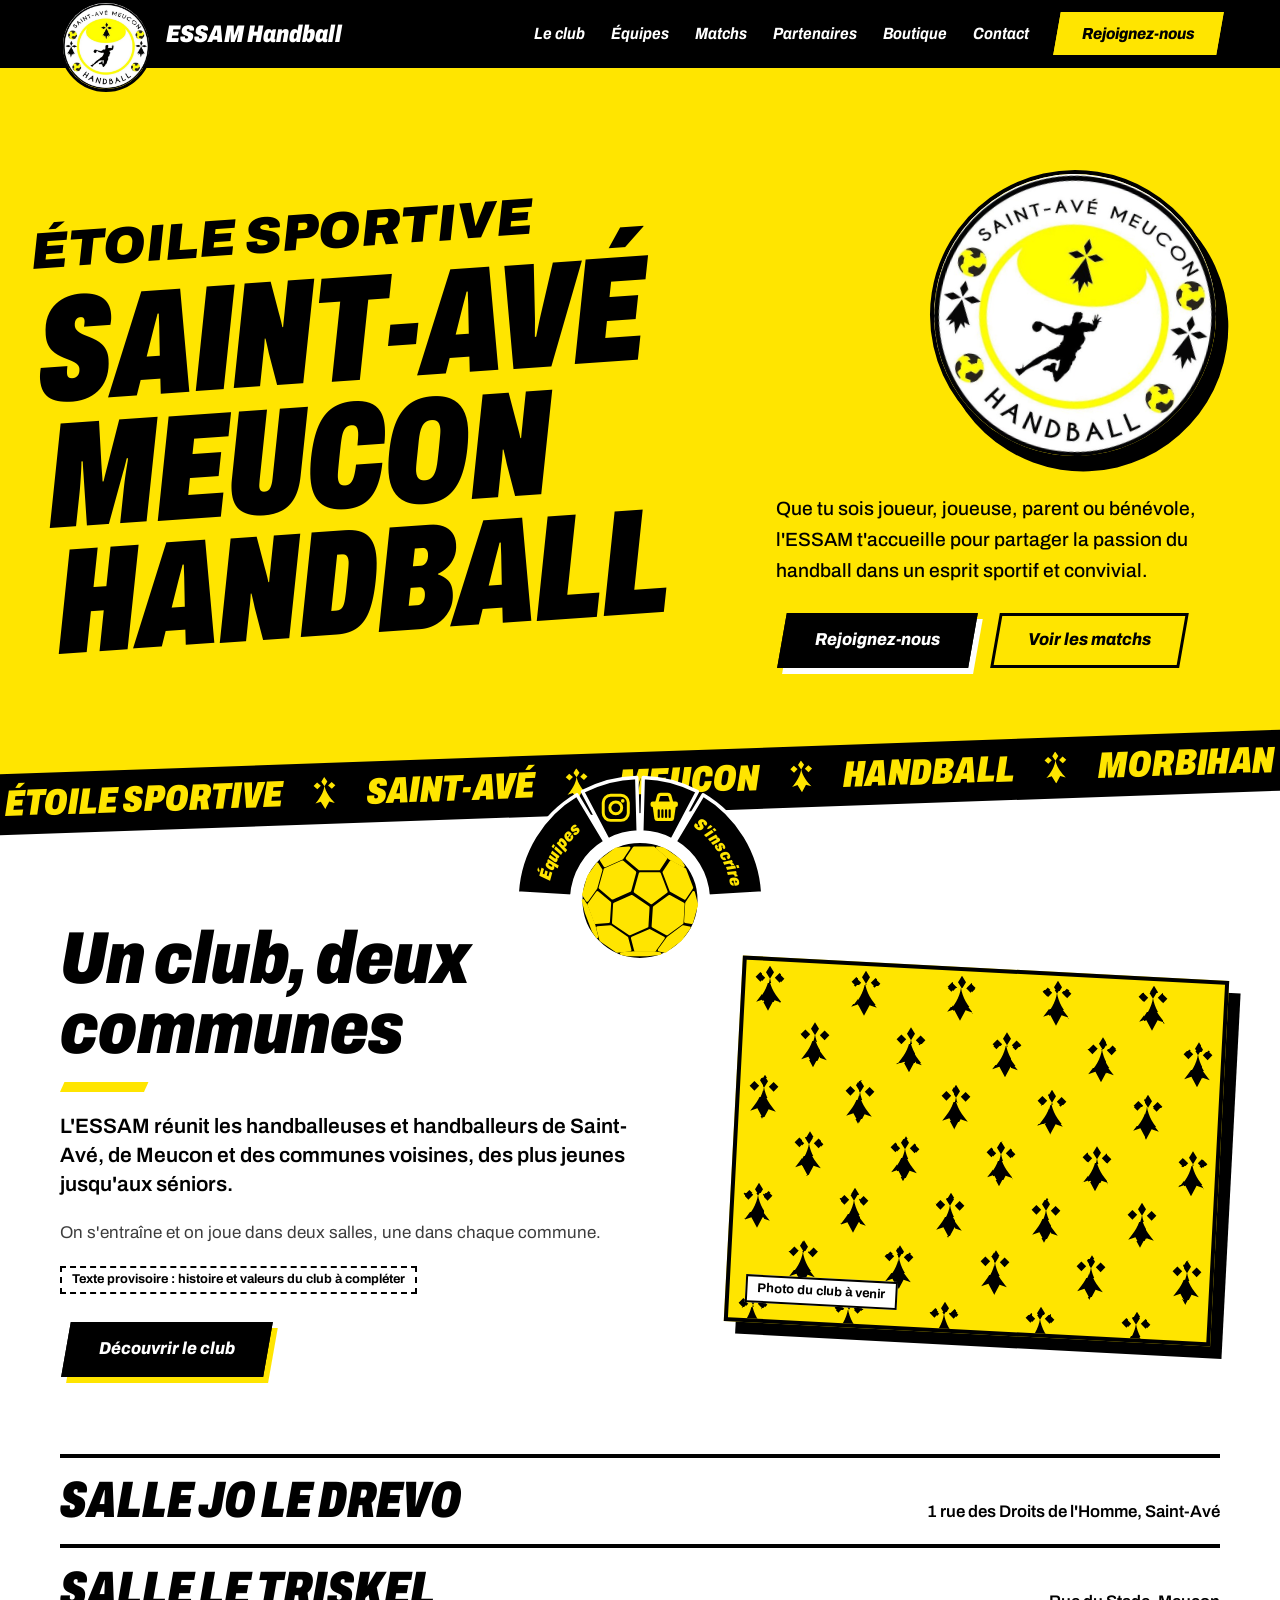
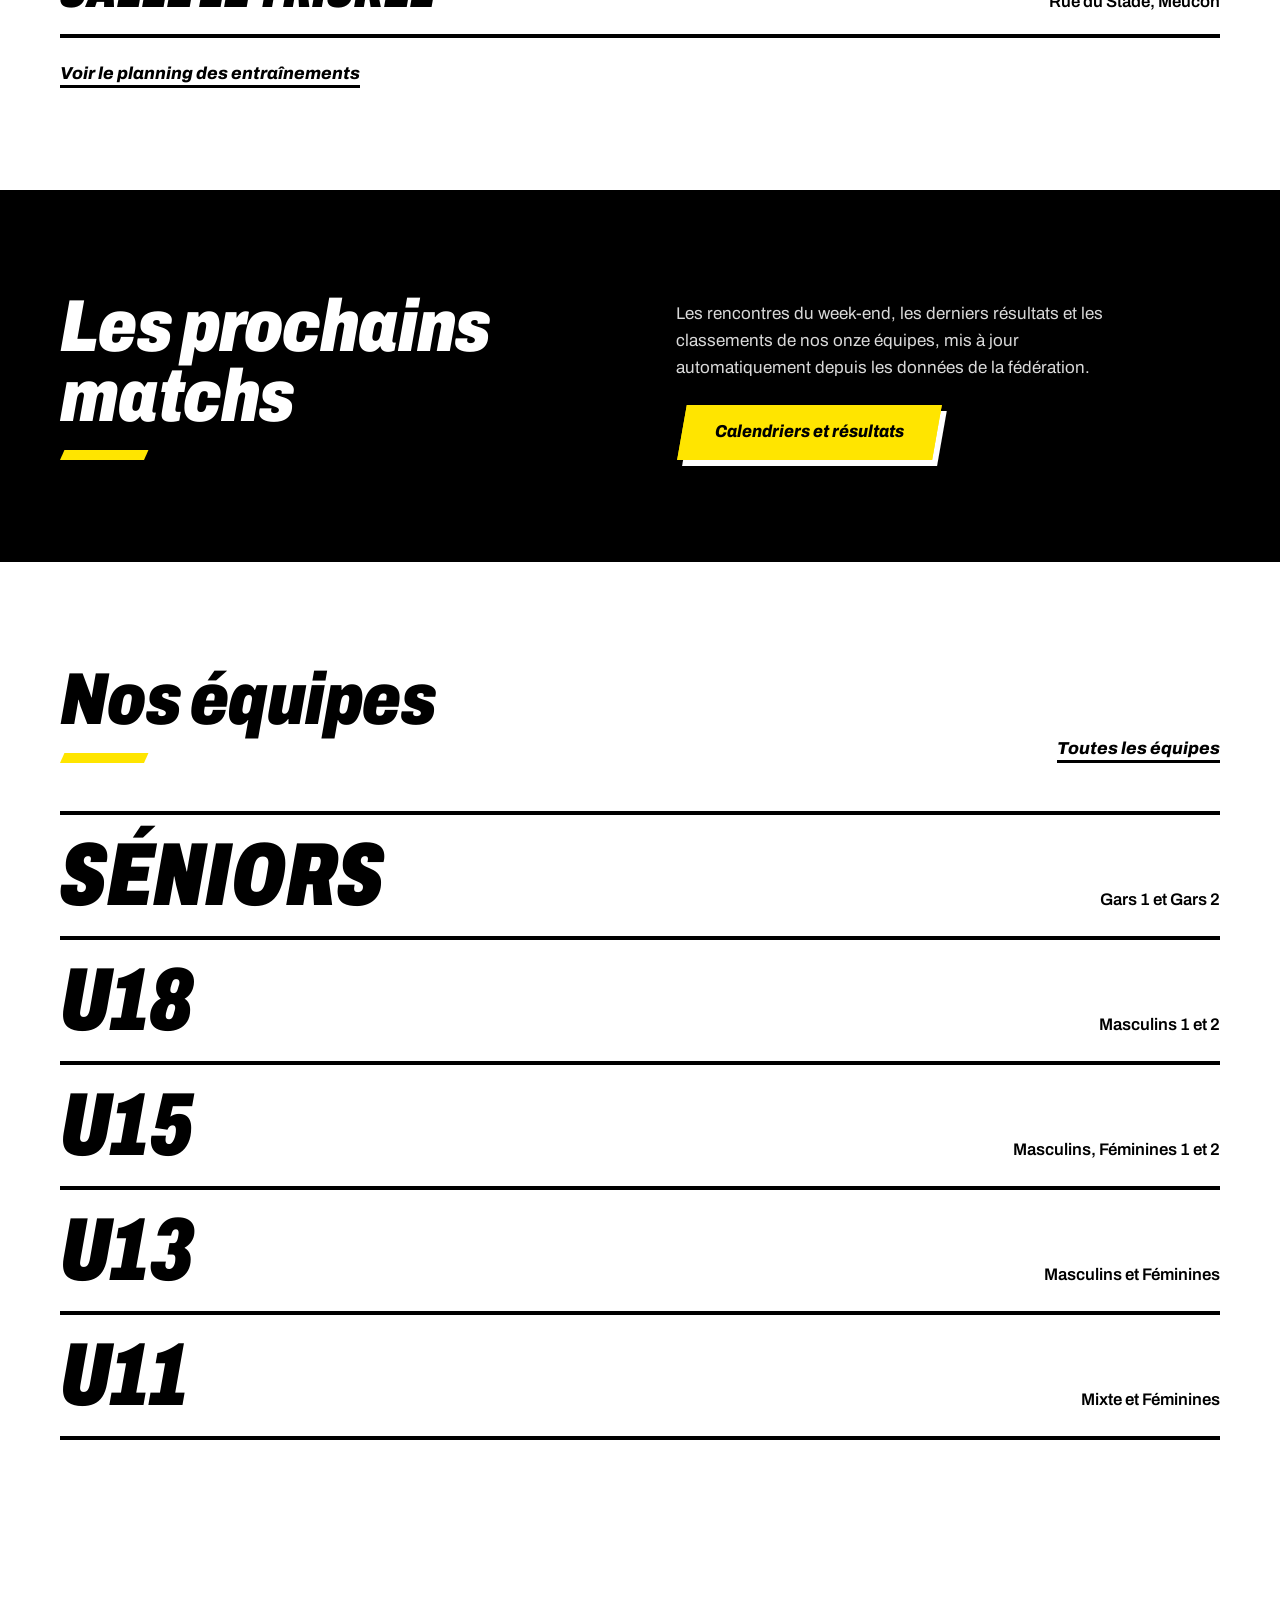
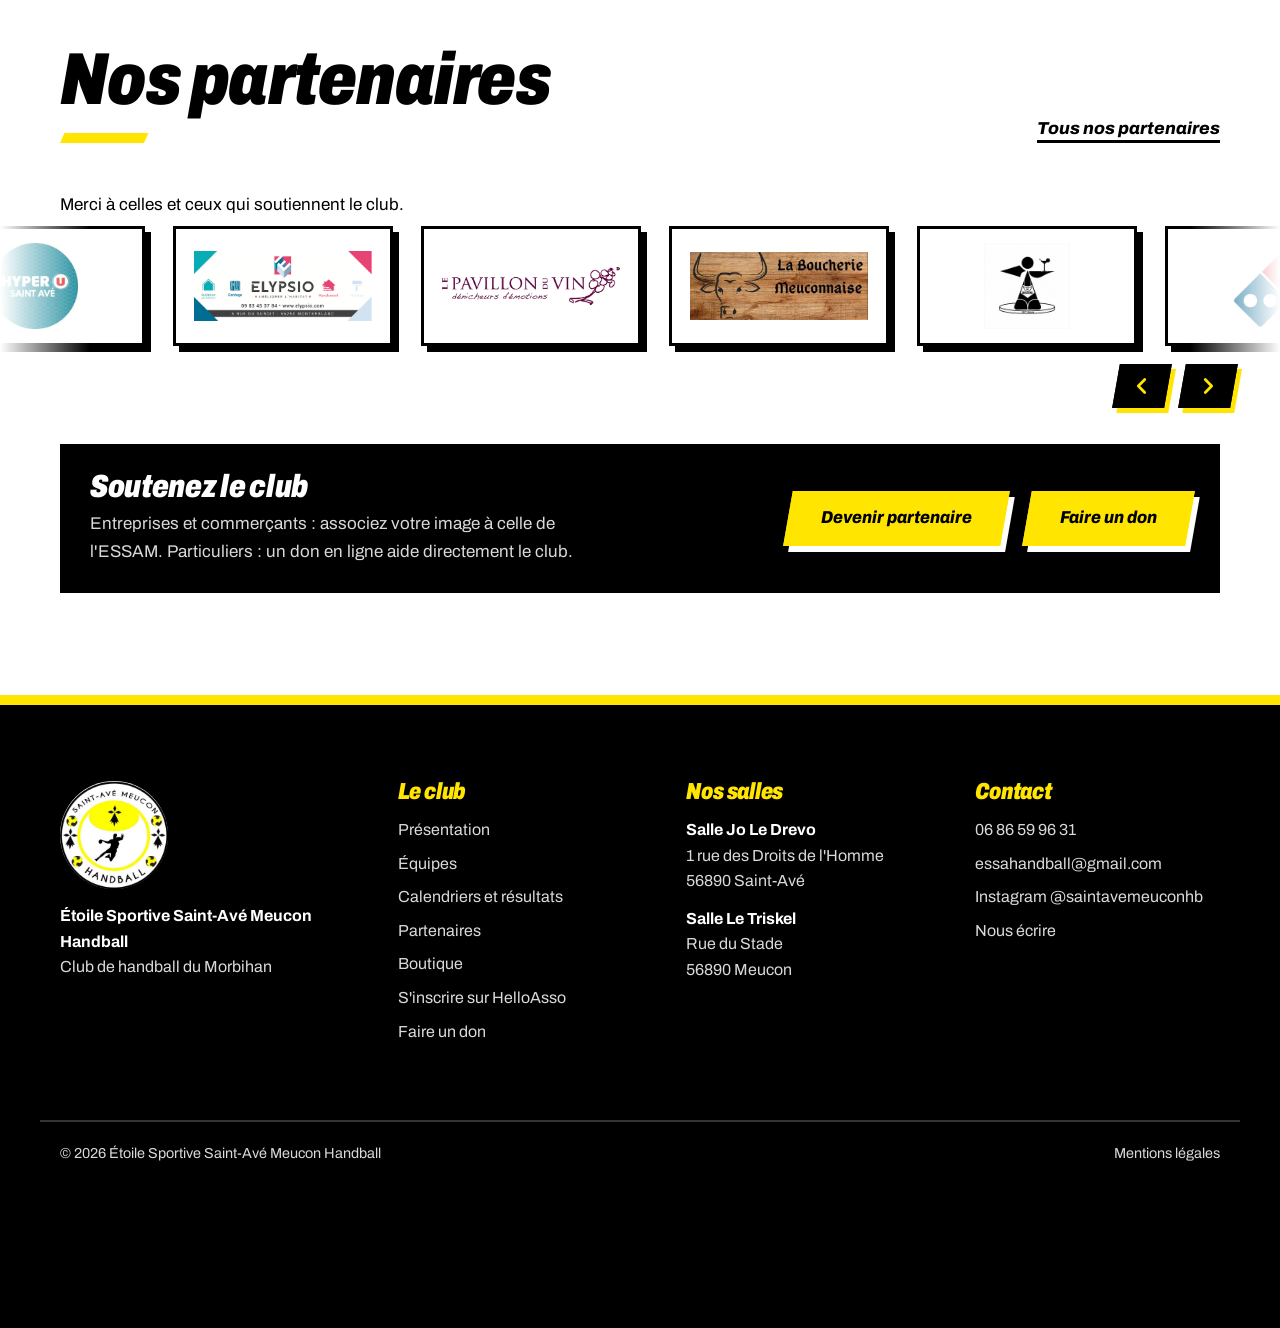
<file: index.html>
<!DOCTYPE html>
<html lang="fr">
<head>
  <meta charset="utf-8">
  <meta name="viewport" content="width=device-width, initial-scale=1, viewport-fit=cover">
  <title>ESSAM Handball – Étoile Sportive Saint-Avé Meucon</title>
  <meta name="description" content="Site officiel de l'Étoile Sportive Saint-Avé Meucon Handball (ESSAM), club de handball du Morbihan : équipes, matchs et résultats, inscriptions, Instagram du club.">
  
  <link rel="canonical" href="https://essam-handball.fr/">
  <meta property="og:type" content="website">
  <meta property="og:site_name" content="ESSAM Handball">
  <meta property="og:locale" content="fr_FR">
  <meta property="og:title" content="ESSAM Handball – Étoile Sportive Saint-Avé Meucon">
  <meta property="og:description" content="Site officiel de l'Étoile Sportive Saint-Avé Meucon Handball (ESSAM), club de handball du Morbihan : équipes, matchs et résultats, inscriptions, Instagram du club.">
  <meta property="og:url" content="https://essam-handball.fr/">
  <meta property="og:image" content="https://essam-handball.fr/assets/images/logo-essam.jpg">
  <meta name="theme-color" content="#FFE500">
  <link rel="icon" href="assets/images/logo-essam.jpg">
  <link rel="preload" href="assets/fonts/archivo-latin-wdth-italic.woff2" as="font" type="font/woff2" crossorigin>
  <link rel="stylesheet" href="assets/css/style.css">
  <script type="application/ld+json">{"@context": "https://schema.org", "@type": "SportsOrganization", "name": "Étoile Sportive Saint-Avé Meucon Handball", "alternateName": "ESSAM Handball", "sport": "Handball", "url": "https://essam-handball.fr/", "logo": "https://essam-handball.fr/assets/images/logo-essam.jpg", "email": "essahandball@gmail.com", "sameAs": ["https://www.instagram.com/saintavemeuconhb/"], "telephone": "+33686599631", "location": [{"@type": "Place", "name": "Salle Jo Le Drevo", "address": {"@type": "PostalAddress", "streetAddress": "1 rue des Droits de l'Homme", "postalCode": "56890", "addressLocality": "Saint-Avé", "addressCountry": "FR"}}, {"@type": "Place", "name": "Salle Le Triskel", "address": {"@type": "PostalAddress", "streetAddress": "Rue du Stade", "postalCode": "56890", "addressLocality": "Meucon", "addressCountry": "FR"}}]}</script>
</head>
<body>
<a class="lien-evitement" href="#contenu">Aller au contenu</a>

<!-- Hermine du logo, réutilisée comme motif : <svg class="hermine"><use href="#hermine"/></svg> -->
<svg width="0" height="0" style="position:absolute" aria-hidden="true" focusable="false">
  <symbol id="hermine" viewBox="0 0 40 56">
    <path d="M20 0l5 8-5 8-5-8z M8 9l6 6-6 6-6-6z M32 9l6 6-6 6-6-6z M20 15c1.5 12 9 23 16 31l-9-3-7 13-7-13-9 3c7-8 14.5-19 16-31z"/>
  </symbol>
</svg>

<!-- ======================= EN-TÊTE (commun à toutes les pages) ======================= -->
<header class="entete sur-noir">
  <div class="conteneur entete__barre">
    <a class="marque" href="index.html">
      <img class="marque__logo" src="assets/images/logo-essam.jpg" alt="" width="92" height="92">
      <span class="marque__nom">ESSAM Handball</span>
    </a>

    <button class="burger" type="button" aria-controls="navigation" aria-expanded="false">
      <span class="sr-only">Menu</span>
      <span class="burger__traits" aria-hidden="true"></span>
    </button>

    <nav class="nav" id="navigation" aria-label="Navigation principale">
      <ul class="nav__liste">
        <li><a class="nav__lien" href="club.html">Le club</a></li>
        <li><a class="nav__lien" href="equipes.html">Équipes</a></li>
        <li><a class="nav__lien" href="resultats.html">Matchs</a></li>
        <li><a class="nav__lien" href="partenaires.html">Partenaires</a></li>
        <li><a class="nav__lien" href="https://www.11teamsports.com/fr-fr/clubshop/saint-ave-meucon-handball/" data-lien="boutique.url" target="_blank" rel="noopener noreferrer">Boutique<span class="sr-only"> (nouvel onglet)</span></a></li>
        <li><a class="nav__lien" href="contact.html">Contact</a></li>
        <li class="nav__cta"><a class="bouton bouton--jaune" href="club.html#inscription"><span>Rejoignez-nous</span></a></li>
      </ul>
    </nav>
  </div>
</header>

<main id="contenu">

  <!-- ======================= BANNIÈRE ======================= -->
  <section class="hero" aria-labelledby="titre-hero">
    <div class="conteneur hero__grille">
      <h1 class="hero__titre" id="titre-hero">
        <span class="amorce">Étoile sportive</span>
        <span>Saint-Avé</span>
        <span>Meucon</span>
        <span>Handball</span>
      </h1>
      <div class="hero__cote">
        <img class="hero__blason" src="assets/images/logo-essam.jpg" alt="Blason de l'ESSAM Handball" width="290" height="290">
        <p class="hero__accroche">Que tu sois joueur, joueuse, parent ou bénévole, l'ESSAM t'accueille pour partager la passion du handball dans un esprit sportif et convivial.</p>
        <div class="hero__actions">
          <a class="bouton" href="club.html#inscription"><span>Rejoignez-nous</span></a>
          <a class="bouton bouton--ligne" href="resultats.html"><span>Voir les matchs</span></a>
        </div>
      </div>
    </div>
  </section>

  <!-- Bandeau défilant (décoratif) : le groupe est répété deux fois pour boucler -->
  <div class="bandeau" aria-hidden="true">
    <div class="bandeau__piste">
      <ul class="bandeau__groupe">
        <li>Étoile sportive <svg class="hermine"><use href="#hermine"/></svg></li>
        <li>Saint-Avé <svg class="hermine"><use href="#hermine"/></svg></li>
        <li>Meucon <svg class="hermine"><use href="#hermine"/></svg></li>
        <li>Handball <svg class="hermine"><use href="#hermine"/></svg></li>
        <li>Morbihan <svg class="hermine"><use href="#hermine"/></svg></li>
        <li>Étoile sportive <svg class="hermine"><use href="#hermine"/></svg></li>
        <li>Saint-Avé <svg class="hermine"><use href="#hermine"/></svg></li>
        <li>Meucon <svg class="hermine"><use href="#hermine"/></svg></li>
        <li>Handball <svg class="hermine"><use href="#hermine"/></svg></li>
        <li>Morbihan <svg class="hermine"><use href="#hermine"/></svg></li>
      </ul>
      <ul class="bandeau__groupe">
        <li>Étoile sportive <svg class="hermine"><use href="#hermine"/></svg></li>
        <li>Saint-Avé <svg class="hermine"><use href="#hermine"/></svg></li>
        <li>Meucon <svg class="hermine"><use href="#hermine"/></svg></li>
        <li>Handball <svg class="hermine"><use href="#hermine"/></svg></li>
        <li>Morbihan <svg class="hermine"><use href="#hermine"/></svg></li>
        <li>Étoile sportive <svg class="hermine"><use href="#hermine"/></svg></li>
        <li>Saint-Avé <svg class="hermine"><use href="#hermine"/></svg></li>
        <li>Meucon <svg class="hermine"><use href="#hermine"/></svg></li>
        <li>Handball <svg class="hermine"><use href="#hermine"/></svg></li>
        <li>Morbihan <svg class="hermine"><use href="#hermine"/></svg></li>
      </ul>
    </div>
  </div>

  <!-- ======================= LE CLUB ======================= -->
  <section class="bande bande--blanche bande--suit-bandeau" aria-labelledby="titre-club">
    <div class="conteneur">
      <div class="club">
        <div class="club__texte">
          <h2 class="titre" id="titre-club">Un club, deux communes</h2>
          <p class="chapo">L'ESSAM réunit les handballeuses et handballeurs de Saint-Avé, de Meucon et des communes voisines, des plus jeunes jusqu'aux séniors.</p>
          <p>On s'entraîne et on joue dans deux salles, une dans chaque commune.</p>
          <span class="provisoire">Texte provisoire : histoire et valeurs du club à compléter</span>
          <a class="bouton" href="club.html"><span>Découvrir le club</span></a>
        </div>
        <!-- Visuel d'attente : à remplacer par une photo du club -->
        <div class="seme seme--penche" role="img" aria-label="Motif d'hermines aux couleurs du club">
          <span class="provisoire">Photo du club à venir</span>
        </div>
      </div>

      <ul class="rangs rangs--salles" id="salles">
        <li class="rang">
          <span class="rang__nom">Salle Jo Le Drevo</span>
          <span class="rang__detail">1 rue des Droits de l'Homme, Saint-Avé</span>
        </li>
        <li class="rang">
          <span class="rang__nom">Salle Le Triskel</span>
          <span class="rang__detail">Rue du Stade, Meucon</span>
        </li>
      </ul>
      <p class="note"><a class="lien-fort" href="club.html#planning">Voir le planning des entraînements</a></p>
    </div>
  </section>

  <!-- ======================= PROCHAINS MATCHS ======================= -->
  <section class="bande bande--noire sur-noir" aria-labelledby="titre-matchs">
    <div class="conteneur matchs">
      <h2 class="titre" id="titre-matchs">Les prochains matchs</h2>
      <div class="matchs__texte">
        <p>Les rencontres du week-end, les derniers résultats et les classements de nos onze équipes, mis à jour automatiquement depuis les données de la fédération.</p>
        <a class="bouton bouton--jaune" href="https://scorenco.com/hand/clubs/es-saint-ave-meucon-hb-2nbg" data-lien="scorenco.pageClub" target="_blank" rel="noopener noreferrer"><span>Calendriers et résultats</span></a>
      </div>
    </div>
  </section>

  <!-- ======================= ÉQUIPES ======================= -->
  <section class="bande bande--blanche" aria-labelledby="titre-equipes">
    <div class="conteneur">
      <div class="tete">
        <h2 class="titre" id="titre-equipes">Nos équipes</h2>
        <a class="lien-fort" href="equipes.html">Toutes les équipes</a>
      </div>
      <ul class="rangs">
        <li><a class="rang" href="equipes.html#seniors"><span class="rang__nom">Séniors</span><span class="rang__detail">Gars 1 et Gars 2</span></a></li>
        <li><a class="rang" href="equipes.html#u18"><span class="rang__nom">U18</span><span class="rang__detail">Masculins 1 et 2</span></a></li>
        <li><a class="rang" href="equipes.html#u15"><span class="rang__nom">U15</span><span class="rang__detail">Masculins, Féminines 1 et 2</span></a></li>
        <li><a class="rang" href="equipes.html#u13"><span class="rang__nom">U13</span><span class="rang__detail">Masculins et Féminines</span></a></li>
        <li><a class="rang" href="equipes.html#u11"><span class="rang__nom">U11</span><span class="rang__detail">Mixte et Féminines</span></a></li>
      </ul>
    </div>
  </section>

  <!-- ======================= PARTENAIRES ======================= -->
  <section class="bande bande--blanche" aria-labelledby="titre-partenaires">
    <div class="conteneur">
      <div class="tete">
        <h2 class="titre" id="titre-partenaires">Nos partenaires</h2>
        <a class="lien-fort" href="partenaires.html">Tous nos partenaires</a>
      </div>
      <p class="section__intro">Merci à celles et ceux qui soutiennent le club.</p>
    </div>
    <!-- Bandeau défilant des partenaires : pour en ajouter un, dupliquer une ligne dans les DEUX listes -->
    <div class="defile-partenaires" id="defile-partenaires" role="region" aria-label="Logos de nos partenaires" tabindex="0">
      <div class="defile-partenaires__piste">
        <ul class="defile-partenaires__liste">
          <li class="logo-partenaire"><a href="https://www.facebook.com/hyperustave56890/" target="_blank" rel="noopener noreferrer" aria-label="Hyper U Saint-Avé (nouvel onglet)"><img src="assets/images/partenaires/hyper-u-saint-ave.png" alt="Hyper U Saint-Avé"></a></li>
          <li class="logo-partenaire"><a href="https://www.elypsio.com/" target="_blank" rel="noopener noreferrer" aria-label="Elypsio (nouvel onglet)"><img src="assets/images/partenaires/elypsio.png" alt="Elypsio, améliorer l'habitat"></a></li>
          <li class="logo-partenaire"><a href="https://www.lepavillonduvin-cave.fr/" target="_blank" rel="noopener noreferrer" aria-label="Le Pavillon du Vin (nouvel onglet)"><img src="assets/images/partenaires/pavillon-du-vin.png" alt="Le Pavillon du Vin, dénicheurs d'émotions"></a></li>
          <li class="logo-partenaire"><a href="https://www.facebook.com/p/la-boucherie-meuconnaise-61572085753229/" target="_blank" rel="noopener noreferrer" aria-label="La Boucherie Meuconnaise (nouvel onglet)"><img src="assets/images/partenaires/boucherie-meuconnaise.jpg" alt="La Boucherie Meuconnaise"></a></li>
          <li class="logo-partenaire"><a href="https://www.facebook.com/welcome56890/?locale=fr_FR" target="_blank" rel="noopener noreferrer" aria-label="Le Welcome Saint-Avé (nouvel onglet)"><img src="assets/images/partenaires/le-welcome.png" alt="Le Welcome, Saint-Avé"></a></li>
          <li class="logo-partenaire"><a href="https://www.facebook.com/dominospizzafrance" target="_blank" rel="noopener noreferrer" aria-label="Domino's Pizza (nouvel onglet)"><img src="assets/images/partenaires/dominos-pizza.png" alt="Domino's Pizza"></a></li>
        </ul>
        <ul class="defile-partenaires__liste" aria-hidden="true">
          <li class="logo-partenaire"><a href="https://www.facebook.com/hyperustave56890/" target="_blank" rel="noopener noreferrer" tabindex="-1"><img src="assets/images/partenaires/hyper-u-saint-ave.png" alt=""></a></li>
          <li class="logo-partenaire"><a href="https://www.elypsio.com/" target="_blank" rel="noopener noreferrer" tabindex="-1"><img src="assets/images/partenaires/elypsio.png" alt=""></a></li>
          <li class="logo-partenaire"><a href="https://www.lepavillonduvin-cave.fr/" target="_blank" rel="noopener noreferrer" tabindex="-1"><img src="assets/images/partenaires/pavillon-du-vin.png" alt=""></a></li>
          <li class="logo-partenaire"><a href="https://www.facebook.com/p/la-boucherie-meuconnaise-61572085753229/" target="_blank" rel="noopener noreferrer" tabindex="-1"><img src="assets/images/partenaires/boucherie-meuconnaise.jpg" alt=""></a></li>
          <li class="logo-partenaire"><a href="https://www.facebook.com/welcome56890/?locale=fr_FR" target="_blank" rel="noopener noreferrer" tabindex="-1"><img src="assets/images/partenaires/le-welcome.png" alt=""></a></li>
          <li class="logo-partenaire"><a href="https://www.facebook.com/dominospizzafrance" target="_blank" rel="noopener noreferrer" tabindex="-1"><img src="assets/images/partenaires/dominos-pizza.png" alt=""></a></li>
        </ul>
      </div>
    </div>
    <div class="conteneur defile-partenaires__commandes">
      <button class="fleche-defile" type="button" data-defile="-1" aria-controls="defile-partenaires" aria-label="Partenaires précédents"><svg viewBox="0 0 24 24" aria-hidden="true"><path d="M15 5l-7 7 7 7"/></svg></button>
      <button class="fleche-defile" type="button" data-defile="1" aria-controls="defile-partenaires" aria-label="Partenaires suivants"><svg viewBox="0 0 24 24" aria-hidden="true"><path d="M9 5l7 7-7 7"/></svg></button>
    </div>
    <div class="conteneur">
      <div class="appel sur-noir">
        <div>
          <h3>Soutenez le club</h3>
          <p>Entreprises et commerçants : associez votre image à celle de l'ESSAM. Particuliers : un don en ligne aide directement le club.</p>
        </div>
        <div class="appel__actions">
          <a class="bouton bouton--jaune" href="partenaires.html#devenir-partenaire"><span>Devenir partenaire</span></a>
          <a class="bouton bouton--jaune" href="https://www.helloasso.com/associations/etoile-sportive-saint-ave-meucon-handball/formulaires/1" data-lien="helloasso.dons" target="_blank" rel="noopener noreferrer"><span>Faire un don</span></a>
        </div>
      </div>
    </div>
  </section>
</main>

<!-- ======================= PIED DE PAGE (commun à toutes les pages) ======================= -->
<footer class="pied sur-noir">
  <div class="conteneur pied__grille">
    <div class="pied__colonne">
      <img class="pied__logo" src="assets/images/logo-essam.jpg" alt="" width="108" height="108" loading="lazy">
      <p><strong>Étoile Sportive Saint-Avé Meucon Handball</strong><br>Club de handball du Morbihan</p>
    </div>
    <div class="pied__colonne">
      <h2 class="pied__titre">Le club</h2>
      <ul class="pied__liste">
        <li><a href="club.html">Présentation</a></li>
        <li><a href="equipes.html">Équipes</a></li>
        <li><a href="resultats.html">Calendriers et résultats</a></li>
        <li><a href="partenaires.html">Partenaires</a></li>
        <li><a href="https://www.11teamsports.com/fr-fr/clubshop/saint-ave-meucon-handball/" data-lien="boutique.url" target="_blank" rel="noopener noreferrer">Boutique</a></li>
        <li><a href="https://www.helloasso.com/associations/etoile-sportive-saint-ave-meucon-handball/adhesions/inscription-saison-2026-2027" data-lien="helloasso.inscription" target="_blank" rel="noopener noreferrer">S'inscrire sur HelloAsso</a></li>
        <li><a href="https://www.helloasso.com/associations/etoile-sportive-saint-ave-meucon-handball/formulaires/1" data-lien="helloasso.dons" target="_blank" rel="noopener noreferrer">Faire un don</a></li>
      </ul>
    </div>
    <div class="pied__colonne">
      <h2 class="pied__titre">Nos salles</h2>
      <address>
        <span><strong>Salle Jo Le Drevo</strong><br>1 rue des Droits de l'Homme<br>56890 Saint-Avé</span>
        <span><strong>Salle Le Triskel</strong><br>Rue du Stade<br>56890 Meucon</span>
      </address>
    </div>
    <div class="pied__colonne">
      <h2 class="pied__titre">Contact</h2>
      <ul class="pied__liste">
        <li><a href="tel:+33686599631">06 86 59 96 31</a></li>
        <li><a href="mailto:essahandball@gmail.com">essahandball@gmail.com</a></li>
        <li><a href="https://www.instagram.com/saintavemeuconhb/" data-lien="instagram.compte" target="_blank" rel="noopener noreferrer">Instagram @saintavemeuconhb</a></li>
        <li><a href="contact.html">Nous écrire</a></li>
      </ul>
    </div>
  </div>
  <div class="conteneur pied__bas">
    <span>© <span id="annee">2026</span> Étoile Sportive Saint-Avé Meucon Handball</span>
    <a href="mentions-legales.html">Mentions légales</a>
  </div>
</footer>

<!-- ======================= DOCK : demi-ballon d'accès rapide (commun à toutes les pages) ======================= -->
<!-- Généré par outils/dock.py. De gauche à droite : Équipes (2/6), Instagram (1/6), Boutique (1/6), S'inscrire (2/6).
     Le ballon est dessiné et animé par assets/js/ballon.js -->
<nav class="dock" aria-label="Accès rapides">
  <svg viewBox="-118 -118 236 118" role="presentation">
    <defs>
      <path id="arc-equipes" d="M-80.35 -4.91 A80.5 80.5 0 0 1 -41.26 -69.12"/>
      <path id="arc-inscription" d="M41.26 -69.12 A80.5 80.5 0 0 1 80.35 -4.91"/>
    </defs>
    <g class="dock__ballon" aria-hidden="true">
      <circle class="dock__ballon-fond" r="52"/>
      <g class="dock__panneaux" data-ballon></g>
    </g>
    <a class="dock__seg" href="equipes.html" aria-label="Nos équipes" style="--dx:-5.1px;--dy:-3.1px">
      <title>Nos équipes</title>
      <path d="M-107.80 -6.59 A108 108 0 0 1 -55.35 -92.74 L-30.75 -51.52 A60 60 0 0 0 -59.89 -3.66Z"/>
      <text><textPath href="#arc-equipes" startOffset="50%" text-anchor="middle">Équipes</textPath></text>
    </a>
    <a class="dock__seg" href="https://www.instagram.com/saintavemeuconhb/" data-lien="instagram.compte" target="_blank" rel="noopener noreferrer" aria-label="Le club sur Instagram" style="--dx:-1.5px;--dy:-5.8px">
      <title>Le club sur Instagram</title>
      <path d="M-50.43 -95.51 A108 108 0 0 1 -2.83 -107.96 L-1.57 -59.98 A60 60 0 0 0 -28.01 -53.06Z"/>
      <g class="dock__icone dock__icone--insta" transform="translate(-21.27 -81.26)"><rect x="-11" y="-11" width="22" height="22" rx="6.5"/><circle r="5.2"/><circle class="dock__point" cx="6.1" cy="-6.1" r="1.6"/></g>
    </a>
    <a class="dock__seg" href="https://www.11teamsports.com/fr-fr/clubshop/saint-ave-meucon-handball/" data-lien="boutique.url" target="_blank" rel="noopener noreferrer" aria-label="Boutique du club sur 11teamsports" style="--dx:1.5px;--dy:-5.8px">
      <title>Boutique du club sur 11teamsports</title>
      <path d="M2.83 -107.96 A108 108 0 0 1 50.43 -95.51 L28.01 -53.06 A60 60 0 0 0 1.57 -59.98Z"/>
      <g class="dock__icone dock__icone--panier" transform="translate(21.27 -81.26)"><path class="anse" d="M-6.6 -4.5 L-5 -10.4 Q-4.6 -11.8 -3.1 -11.8 L3.1 -11.8 Q4.6 -11.8 5 -10.4 L6.6 -4.5"/><rect class="plein" x="-12" y="-5.6" width="24" height="4.8" rx="1.8"/><path class="plein" d="M-10.2 -1.6 L10.2 -1.6 L8.6 9.6 Q8.3 11.6 6.3 11.6 L-6.3 11.6 Q-8.3 11.6 -8.6 9.6Z"/><path class="fente" d="M-4.8 2.2 V8 M-1.6 2.2 V8 M1.6 2.2 V8 M4.8 2.2 V8"/></g>
    </a>
    <a class="dock__seg" href="https://www.helloasso.com/associations/etoile-sportive-saint-ave-meucon-handball/adhesions/inscription-saison-2026-2027" data-lien="helloasso.inscription" target="_blank" rel="noopener noreferrer" aria-label="S'inscrire pour la saison sur HelloAsso" style="--dx:5.1px;--dy:-3.1px">
      <title>S'inscrire pour la saison sur HelloAsso</title>
      <path d="M55.35 -92.74 A108 108 0 0 1 107.80 -6.59 L59.89 -3.66 A60 60 0 0 0 30.75 -51.52Z"/>
      <text><textPath href="#arc-inscription" startOffset="50%" text-anchor="middle">S'inscrire</textPath></text>
    </a>
  </svg>
</nav>

<script src="assets/js/config.js"></script>
<script src="assets/js/main.js"></script>
<script src="assets/js/ballon.js"></script>
</body>
</html>
</file>
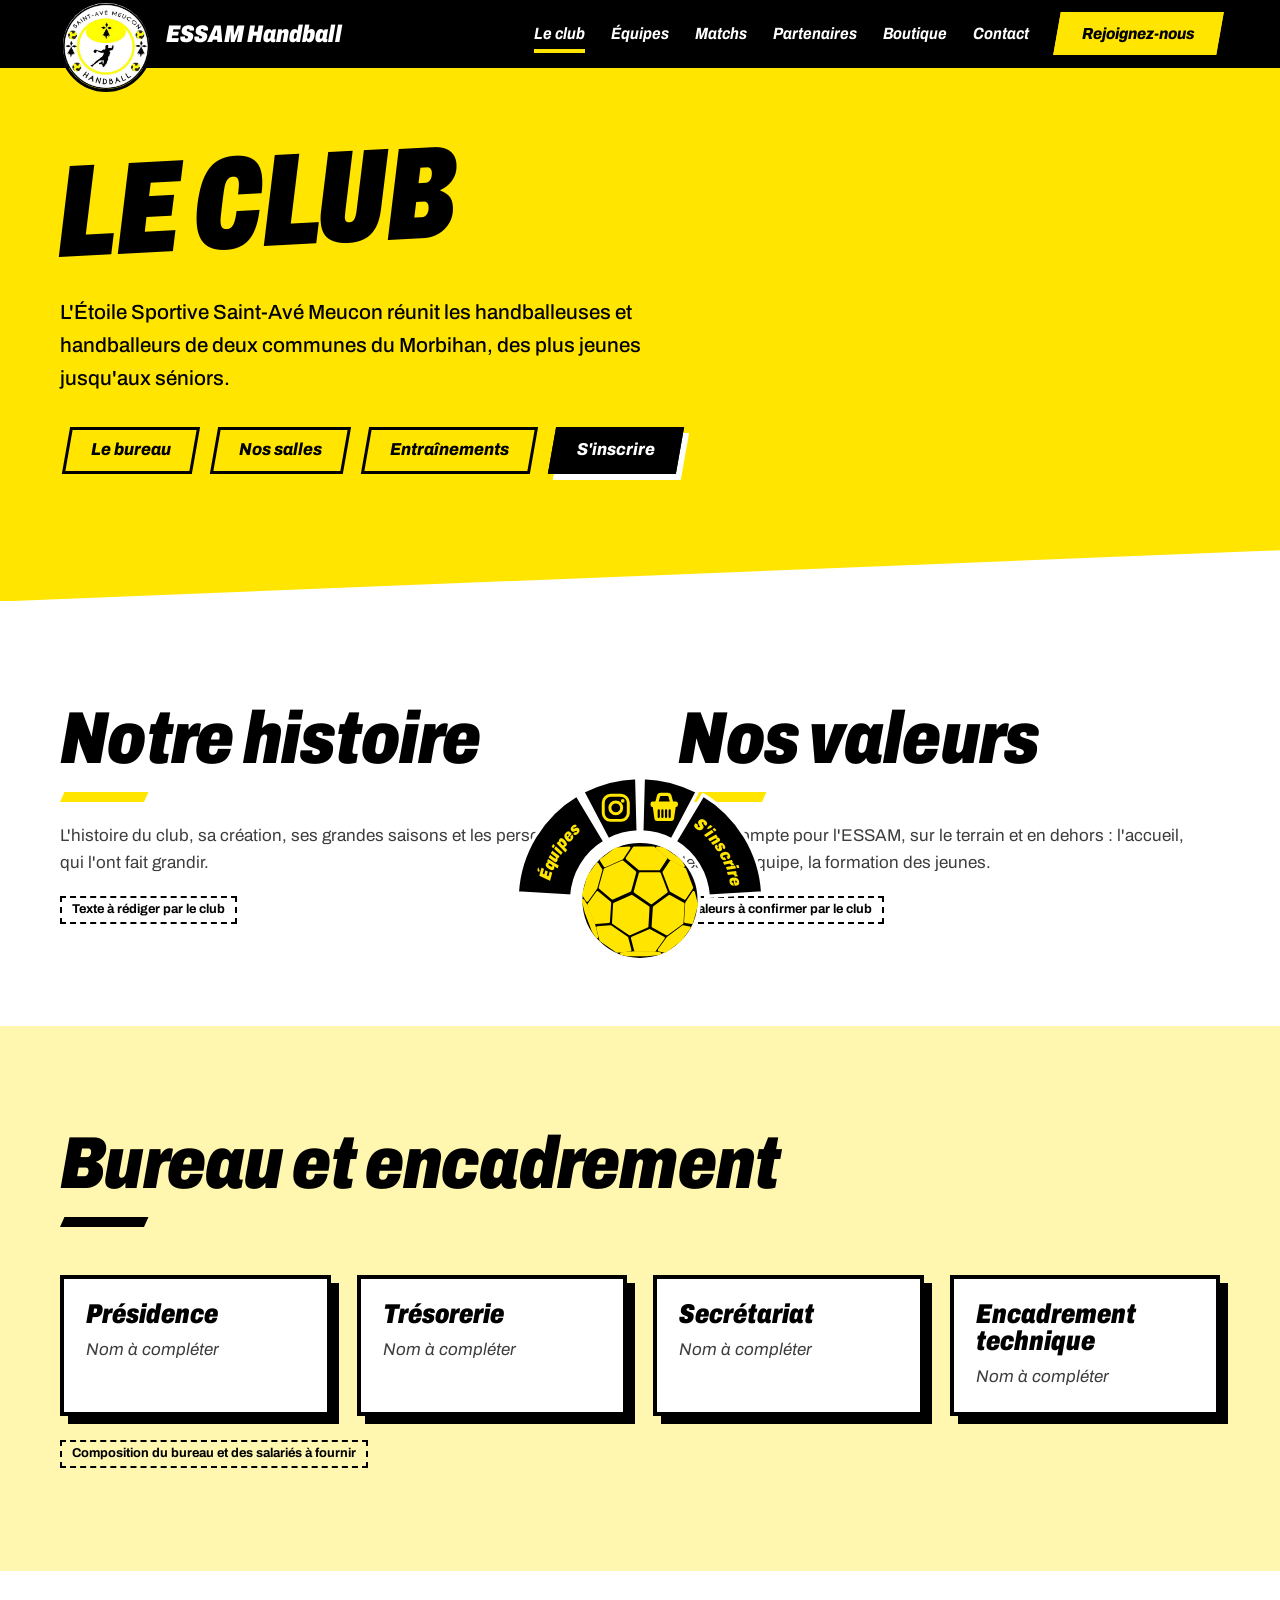
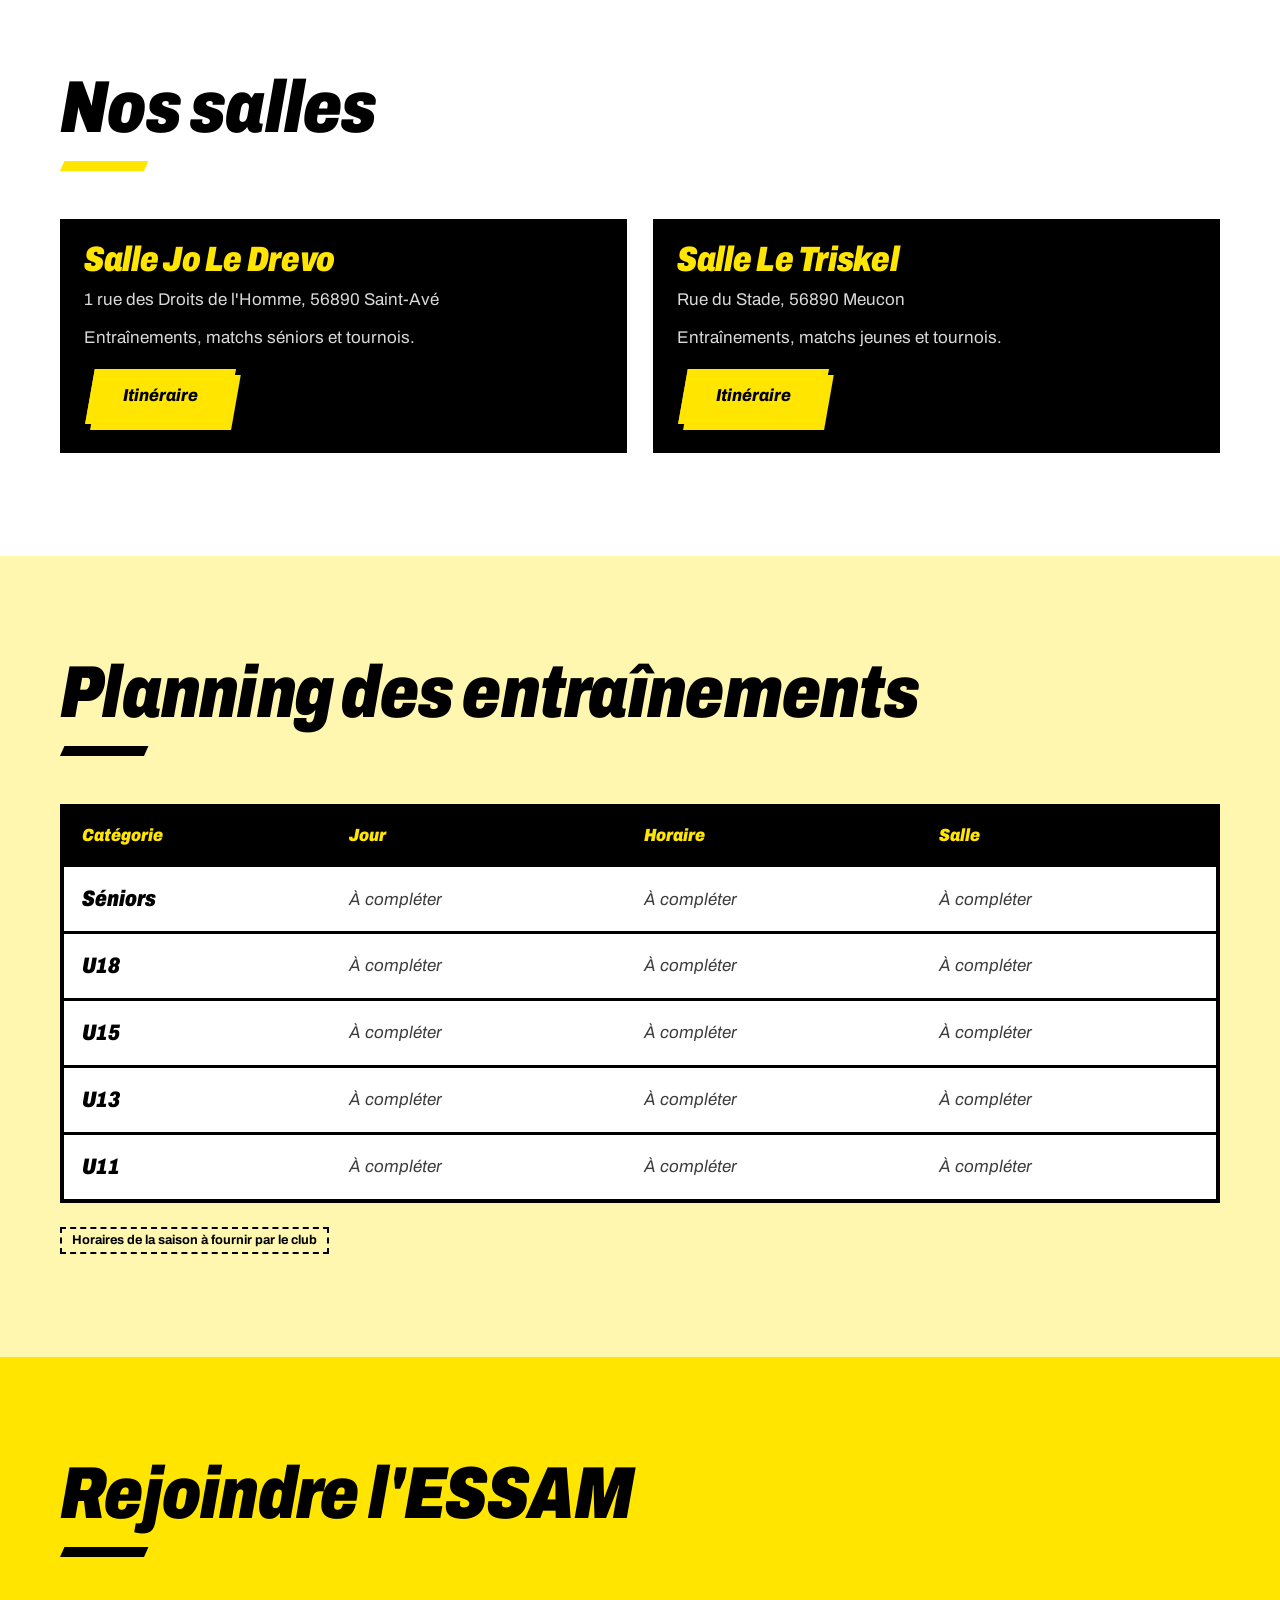
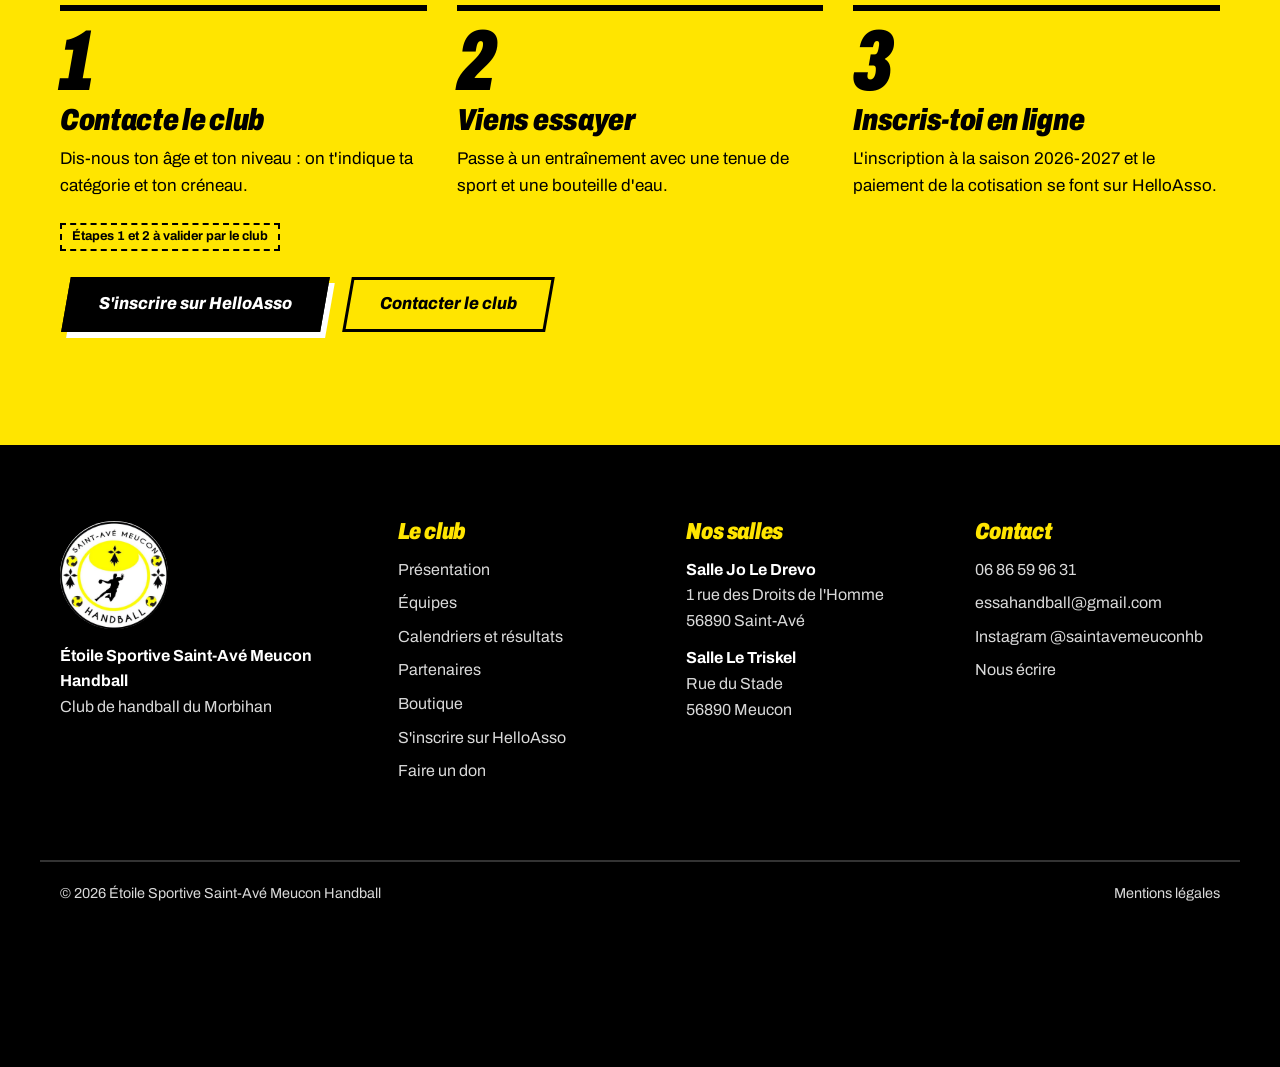
<file: club.html>
<!DOCTYPE html>
<html lang="fr">
<head>
  <meta charset="utf-8">
  <meta name="viewport" content="width=device-width, initial-scale=1, viewport-fit=cover">
  <title>Le club – ESSAM Handball</title>
  <meta name="description" content="Présentation de l'ESSAM Handball : histoire, bureau, salles de Saint-Avé et Meucon, planning des entraînements et inscriptions.">
  
  <link rel="canonical" href="https://essam-handball.fr/club.html">
  <meta property="og:type" content="website">
  <meta property="og:site_name" content="ESSAM Handball">
  <meta property="og:locale" content="fr_FR">
  <meta property="og:title" content="Le club – ESSAM Handball">
  <meta property="og:description" content="Présentation de l'ESSAM Handball : histoire, bureau, salles de Saint-Avé et Meucon, planning des entraînements et inscriptions.">
  <meta property="og:url" content="https://essam-handball.fr/club.html">
  <meta property="og:image" content="https://essam-handball.fr/assets/images/logo-essam.jpg">
  <meta name="theme-color" content="#FFE500">
  <link rel="icon" href="assets/images/logo-essam.jpg">
  <link rel="preload" href="assets/fonts/archivo-latin-wdth-italic.woff2" as="font" type="font/woff2" crossorigin>
  <link rel="stylesheet" href="assets/css/style.css">
  
</head>
<body>
<a class="lien-evitement" href="#contenu">Aller au contenu</a>

<!-- Hermine du logo, réutilisée comme motif : <svg class="hermine"><use href="#hermine"/></svg> -->
<svg width="0" height="0" style="position:absolute" aria-hidden="true" focusable="false">
  <symbol id="hermine" viewBox="0 0 40 56">
    <path d="M20 0l5 8-5 8-5-8z M8 9l6 6-6 6-6-6z M32 9l6 6-6 6-6-6z M20 15c1.5 12 9 23 16 31l-9-3-7 13-7-13-9 3c7-8 14.5-19 16-31z"/>
  </symbol>
</svg>

<!-- ======================= EN-TÊTE (commun à toutes les pages) ======================= -->
<header class="entete sur-noir">
  <div class="conteneur entete__barre">
    <a class="marque" href="index.html">
      <img class="marque__logo" src="assets/images/logo-essam.jpg" alt="" width="92" height="92">
      <span class="marque__nom">ESSAM Handball</span>
    </a>

    <button class="burger" type="button" aria-controls="navigation" aria-expanded="false">
      <span class="sr-only">Menu</span>
      <span class="burger__traits" aria-hidden="true"></span>
    </button>

    <nav class="nav" id="navigation" aria-label="Navigation principale">
      <ul class="nav__liste">
        <li><a class="nav__lien" href="club.html" aria-current="page">Le club</a></li>
        <li><a class="nav__lien" href="equipes.html">Équipes</a></li>
        <li><a class="nav__lien" href="resultats.html">Matchs</a></li>
        <li><a class="nav__lien" href="partenaires.html">Partenaires</a></li>
        <li><a class="nav__lien" href="https://www.11teamsports.com/fr-fr/clubshop/saint-ave-meucon-handball/" data-lien="boutique.url" target="_blank" rel="noopener noreferrer">Boutique<span class="sr-only"> (nouvel onglet)</span></a></li>
        <li><a class="nav__lien" href="contact.html">Contact</a></li>
        <li class="nav__cta"><a class="bouton bouton--jaune" href="club.html#inscription"><span>Rejoignez-nous</span></a></li>
      </ul>
    </nav>
  </div>
</header>

<main id="contenu">

  <section class="entete-page" aria-labelledby="titre-page">
    <div class="conteneur entete-page__grille">
      <h1 class="entete-page__titre" id="titre-page">Le club</h1>
      <p class="entete-page__intro">L'Étoile Sportive Saint-Avé Meucon réunit les handballeuses et handballeurs de deux communes du Morbihan, des plus jeunes jusqu'aux séniors.</p>
      <ul class="entete-page__ancres">
        <li><a class="bouton bouton--ligne" href="#bureau"><span>Le bureau</span></a></li>
        <li><a class="bouton bouton--ligne" href="#salles"><span>Nos salles</span></a></li>
        <li><a class="bouton bouton--ligne" href="#planning"><span>Entraînements</span></a></li>
        <li><a class="bouton" href="#inscription"><span>S'inscrire</span></a></li>
      </ul>
    </div>
  </section>

  <!-- Histoire et valeurs -->
  <section class="bande bande--blanche" aria-labelledby="titre-histoire">
    <div class="conteneur grille-2">
      <div class="pile">
        <h2 class="titre" id="titre-histoire">Notre histoire</h2>
        <p>L'histoire du club, sa création, ses grandes saisons et les personnes qui l'ont fait grandir.</p>
        <span class="provisoire">Texte à rédiger par le club</span>
      </div>
      <div class="pile">
        <h2 class="titre" id="titre-valeurs">Nos valeurs</h2>
        <p>Ce qui compte pour l'ESSAM, sur le terrain et en dehors : l'accueil, l'esprit d'équipe, la formation des jeunes.</p>
        <span class="provisoire">Valeurs à confirmer par le club</span>
      </div>
    </div>
  </section>

  <!-- Bureau -->
  <section class="bande bande--pale" id="bureau" aria-labelledby="titre-bureau">
    <div class="conteneur">
      <div class="tete">
        <h2 class="titre" id="titre-bureau">Bureau et encadrement</h2>
      </div>
      <ul class="personnes">
        <li class="personne"><span class="personne__role">Présidence</span><span class="a-completer">Nom à compléter</span></li>
        <li class="personne"><span class="personne__role">Trésorerie</span><span class="a-completer">Nom à compléter</span></li>
        <li class="personne"><span class="personne__role">Secrétariat</span><span class="a-completer">Nom à compléter</span></li>
        <li class="personne"><span class="personne__role">Encadrement technique</span><span class="a-completer">Nom à compléter</span></li>
      </ul>
      <p class="note"><span class="provisoire">Composition du bureau et des salariés à fournir</span></p>
    </div>
  </section>

  <!-- Salles -->
  <section class="bande bande--blanche" id="salles" aria-labelledby="titre-salles">
    <div class="conteneur">
      <div class="tete">
        <h2 class="titre" id="titre-salles">Nos salles</h2>
      </div>
      <ul class="salles-liste">
        <li class="salle sur-noir">
          <h3>Salle Jo Le Drevo</h3>
          <p>1 rue des Droits de l'Homme, 56890 Saint-Avé</p>
          <p>Entraînements, matchs séniors et tournois.</p>
          <a class="bouton bouton--jaune" href="https://www.google.com/maps/search/?api=1&amp;query=Salle%20Jo%20Le%20Drevo%2C%201%20rue%20des%20Droits%20de%20l%27Homme%2C%2056890%20Saint-Av%C3%A9" target="_blank" rel="noopener noreferrer"><span>Itinéraire</span></a>
        </li>
        <li class="salle sur-noir">
          <h3>Salle Le Triskel</h3>
          <p>Rue du Stade, 56890 Meucon</p>
          <p>Entraînements, matchs jeunes et tournois.</p>
          <a class="bouton bouton--jaune" href="https://www.google.com/maps/search/?api=1&amp;query=Salle%20Le%20Triskel%2C%20Rue%20du%20Stade%2C%2056890%20Meucon" target="_blank" rel="noopener noreferrer"><span>Itinéraire</span></a>
        </li>
      </ul>
    </div>
  </section>

  <!-- Planning -->
  <section class="bande bande--pale" id="planning" aria-labelledby="titre-planning">
    <div class="conteneur">
      <div class="tete">
        <h2 class="titre" id="titre-planning">Planning des entraînements</h2>
      </div>
      <div class="tableau" tabindex="0" role="region" aria-labelledby="titre-planning">
        <table>
          <thead>
            <tr><th scope="col">Catégorie</th><th scope="col">Jour</th><th scope="col">Horaire</th><th scope="col">Salle</th></tr>
          </thead>
          <tbody>
            <tr><th scope="row">Séniors</th><td class="a-completer">À compléter</td><td class="a-completer">À compléter</td><td class="a-completer">À compléter</td></tr>
            <tr><th scope="row">U18</th><td class="a-completer">À compléter</td><td class="a-completer">À compléter</td><td class="a-completer">À compléter</td></tr>
            <tr><th scope="row">U15</th><td class="a-completer">À compléter</td><td class="a-completer">À compléter</td><td class="a-completer">À compléter</td></tr>
            <tr><th scope="row">U13</th><td class="a-completer">À compléter</td><td class="a-completer">À compléter</td><td class="a-completer">À compléter</td></tr>
            <tr><th scope="row">U11</th><td class="a-completer">À compléter</td><td class="a-completer">À compléter</td><td class="a-completer">À compléter</td></tr>
          </tbody>
        </table>
      </div>
      <p class="note"><span class="provisoire">Horaires de la saison à fournir par le club</span></p>
    </div>
  </section>

  <!-- Inscription -->
  <section class="bande bande--jaune" id="inscription" aria-labelledby="titre-inscription">
    <div class="conteneur">
      <div class="tete">
        <h2 class="titre" id="titre-inscription">Rejoindre l'ESSAM</h2>
      </div>
      <ol class="etapes">
        <li class="etape">
          <h3>Contacte le club</h3>
          <p>Dis-nous ton âge et ton niveau : on t'indique ta catégorie et ton créneau.</p>
        </li>
        <li class="etape">
          <h3>Viens essayer</h3>
          <p>Passe à un entraînement avec une tenue de sport et une bouteille d'eau.</p>
        </li>
        <li class="etape">
          <h3>Inscris-toi en ligne</h3>
          <p>L'inscription à la saison 2026-2027 et le paiement de la cotisation se font sur HelloAsso.</p>
        </li>
      </ol>
      <p class="note"><span class="provisoire">Étapes 1 et 2 à valider par le club</span></p>
      <div class="actions">
        <a class="bouton" href="https://www.helloasso.com/associations/etoile-sportive-saint-ave-meucon-handball/adhesions/inscription-saison-2026-2027" data-lien="helloasso.inscription" target="_blank" rel="noopener noreferrer"><span>S'inscrire sur HelloAsso</span></a>
        <a class="bouton bouton--ligne" href="contact.html#formulaire"><span>Contacter le club</span></a>
      </div>
    </div>
  </section>
</main>

<!-- ======================= PIED DE PAGE (commun à toutes les pages) ======================= -->
<footer class="pied sur-noir">
  <div class="conteneur pied__grille">
    <div class="pied__colonne">
      <img class="pied__logo" src="assets/images/logo-essam.jpg" alt="" width="108" height="108" loading="lazy">
      <p><strong>Étoile Sportive Saint-Avé Meucon Handball</strong><br>Club de handball du Morbihan</p>
    </div>
    <div class="pied__colonne">
      <h2 class="pied__titre">Le club</h2>
      <ul class="pied__liste">
        <li><a href="club.html">Présentation</a></li>
        <li><a href="equipes.html">Équipes</a></li>
        <li><a href="resultats.html">Calendriers et résultats</a></li>
        <li><a href="partenaires.html">Partenaires</a></li>
        <li><a href="https://www.11teamsports.com/fr-fr/clubshop/saint-ave-meucon-handball/" data-lien="boutique.url" target="_blank" rel="noopener noreferrer">Boutique</a></li>
        <li><a href="https://www.helloasso.com/associations/etoile-sportive-saint-ave-meucon-handball/adhesions/inscription-saison-2026-2027" data-lien="helloasso.inscription" target="_blank" rel="noopener noreferrer">S'inscrire sur HelloAsso</a></li>
        <li><a href="https://www.helloasso.com/associations/etoile-sportive-saint-ave-meucon-handball/formulaires/1" data-lien="helloasso.dons" target="_blank" rel="noopener noreferrer">Faire un don</a></li>
      </ul>
    </div>
    <div class="pied__colonne">
      <h2 class="pied__titre">Nos salles</h2>
      <address>
        <span><strong>Salle Jo Le Drevo</strong><br>1 rue des Droits de l'Homme<br>56890 Saint-Avé</span>
        <span><strong>Salle Le Triskel</strong><br>Rue du Stade<br>56890 Meucon</span>
      </address>
    </div>
    <div class="pied__colonne">
      <h2 class="pied__titre">Contact</h2>
      <ul class="pied__liste">
        <li><a href="tel:+33686599631">06 86 59 96 31</a></li>
        <li><a href="mailto:essahandball@gmail.com">essahandball@gmail.com</a></li>
        <li><a href="https://www.instagram.com/saintavemeuconhb/" data-lien="instagram.compte" target="_blank" rel="noopener noreferrer">Instagram @saintavemeuconhb</a></li>
        <li><a href="contact.html">Nous écrire</a></li>
      </ul>
    </div>
  </div>
  <div class="conteneur pied__bas">
    <span>© <span id="annee">2026</span> Étoile Sportive Saint-Avé Meucon Handball</span>
    <a href="mentions-legales.html">Mentions légales</a>
  </div>
</footer>

<!-- ======================= DOCK : demi-ballon d'accès rapide (commun à toutes les pages) ======================= -->
<!-- Généré par outils/dock.py. De gauche à droite : Équipes (2/6), Instagram (1/6), Boutique (1/6), S'inscrire (2/6).
     Le ballon est dessiné et animé par assets/js/ballon.js -->
<nav class="dock" aria-label="Accès rapides">
  <svg viewBox="-118 -118 236 118" role="presentation">
    <defs>
      <path id="arc-equipes" d="M-80.35 -4.91 A80.5 80.5 0 0 1 -41.26 -69.12"/>
      <path id="arc-inscription" d="M41.26 -69.12 A80.5 80.5 0 0 1 80.35 -4.91"/>
    </defs>
    <g class="dock__ballon" aria-hidden="true">
      <circle class="dock__ballon-fond" r="52"/>
      <g class="dock__panneaux" data-ballon></g>
    </g>
    <a class="dock__seg" href="equipes.html" aria-label="Nos équipes" style="--dx:-5.1px;--dy:-3.1px">
      <title>Nos équipes</title>
      <path d="M-107.80 -6.59 A108 108 0 0 1 -55.35 -92.74 L-30.75 -51.52 A60 60 0 0 0 -59.89 -3.66Z"/>
      <text><textPath href="#arc-equipes" startOffset="50%" text-anchor="middle">Équipes</textPath></text>
    </a>
    <a class="dock__seg" href="https://www.instagram.com/saintavemeuconhb/" data-lien="instagram.compte" target="_blank" rel="noopener noreferrer" aria-label="Le club sur Instagram" style="--dx:-1.5px;--dy:-5.8px">
      <title>Le club sur Instagram</title>
      <path d="M-50.43 -95.51 A108 108 0 0 1 -2.83 -107.96 L-1.57 -59.98 A60 60 0 0 0 -28.01 -53.06Z"/>
      <g class="dock__icone dock__icone--insta" transform="translate(-21.27 -81.26)"><rect x="-11" y="-11" width="22" height="22" rx="6.5"/><circle r="5.2"/><circle class="dock__point" cx="6.1" cy="-6.1" r="1.6"/></g>
    </a>
    <a class="dock__seg" href="https://www.11teamsports.com/fr-fr/clubshop/saint-ave-meucon-handball/" data-lien="boutique.url" target="_blank" rel="noopener noreferrer" aria-label="Boutique du club sur 11teamsports" style="--dx:1.5px;--dy:-5.8px">
      <title>Boutique du club sur 11teamsports</title>
      <path d="M2.83 -107.96 A108 108 0 0 1 50.43 -95.51 L28.01 -53.06 A60 60 0 0 0 1.57 -59.98Z"/>
      <g class="dock__icone dock__icone--panier" transform="translate(21.27 -81.26)"><path class="anse" d="M-6.6 -4.5 L-5 -10.4 Q-4.6 -11.8 -3.1 -11.8 L3.1 -11.8 Q4.6 -11.8 5 -10.4 L6.6 -4.5"/><rect class="plein" x="-12" y="-5.6" width="24" height="4.8" rx="1.8"/><path class="plein" d="M-10.2 -1.6 L10.2 -1.6 L8.6 9.6 Q8.3 11.6 6.3 11.6 L-6.3 11.6 Q-8.3 11.6 -8.6 9.6Z"/><path class="fente" d="M-4.8 2.2 V8 M-1.6 2.2 V8 M1.6 2.2 V8 M4.8 2.2 V8"/></g>
    </a>
    <a class="dock__seg" href="https://www.helloasso.com/associations/etoile-sportive-saint-ave-meucon-handball/adhesions/inscription-saison-2026-2027" data-lien="helloasso.inscription" target="_blank" rel="noopener noreferrer" aria-label="S'inscrire pour la saison sur HelloAsso" style="--dx:5.1px;--dy:-3.1px">
      <title>S'inscrire pour la saison sur HelloAsso</title>
      <path d="M55.35 -92.74 A108 108 0 0 1 107.80 -6.59 L59.89 -3.66 A60 60 0 0 0 30.75 -51.52Z"/>
      <text><textPath href="#arc-inscription" startOffset="50%" text-anchor="middle">S'inscrire</textPath></text>
    </a>
  </svg>
</nav>

<script src="assets/js/config.js"></script>
<script src="assets/js/main.js"></script>
<script src="assets/js/ballon.js"></script>
</body>
</html>
</file>
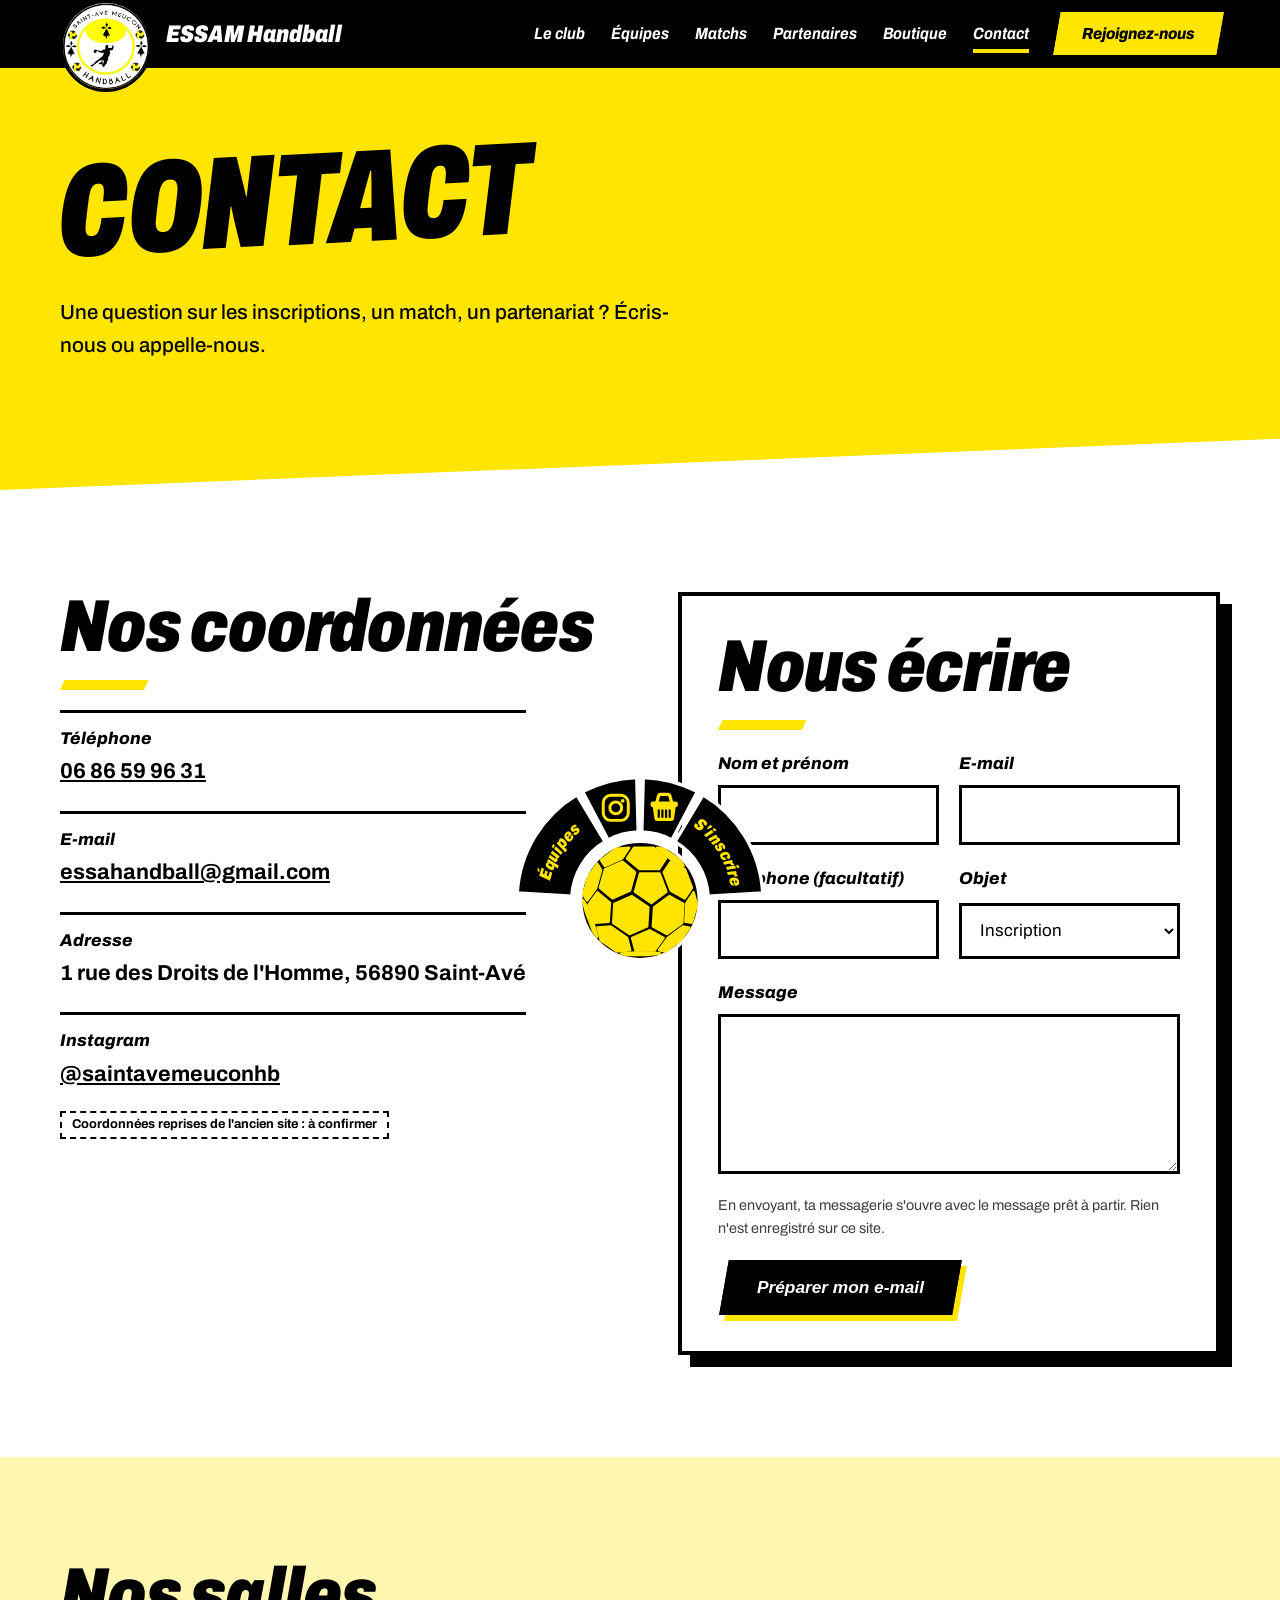
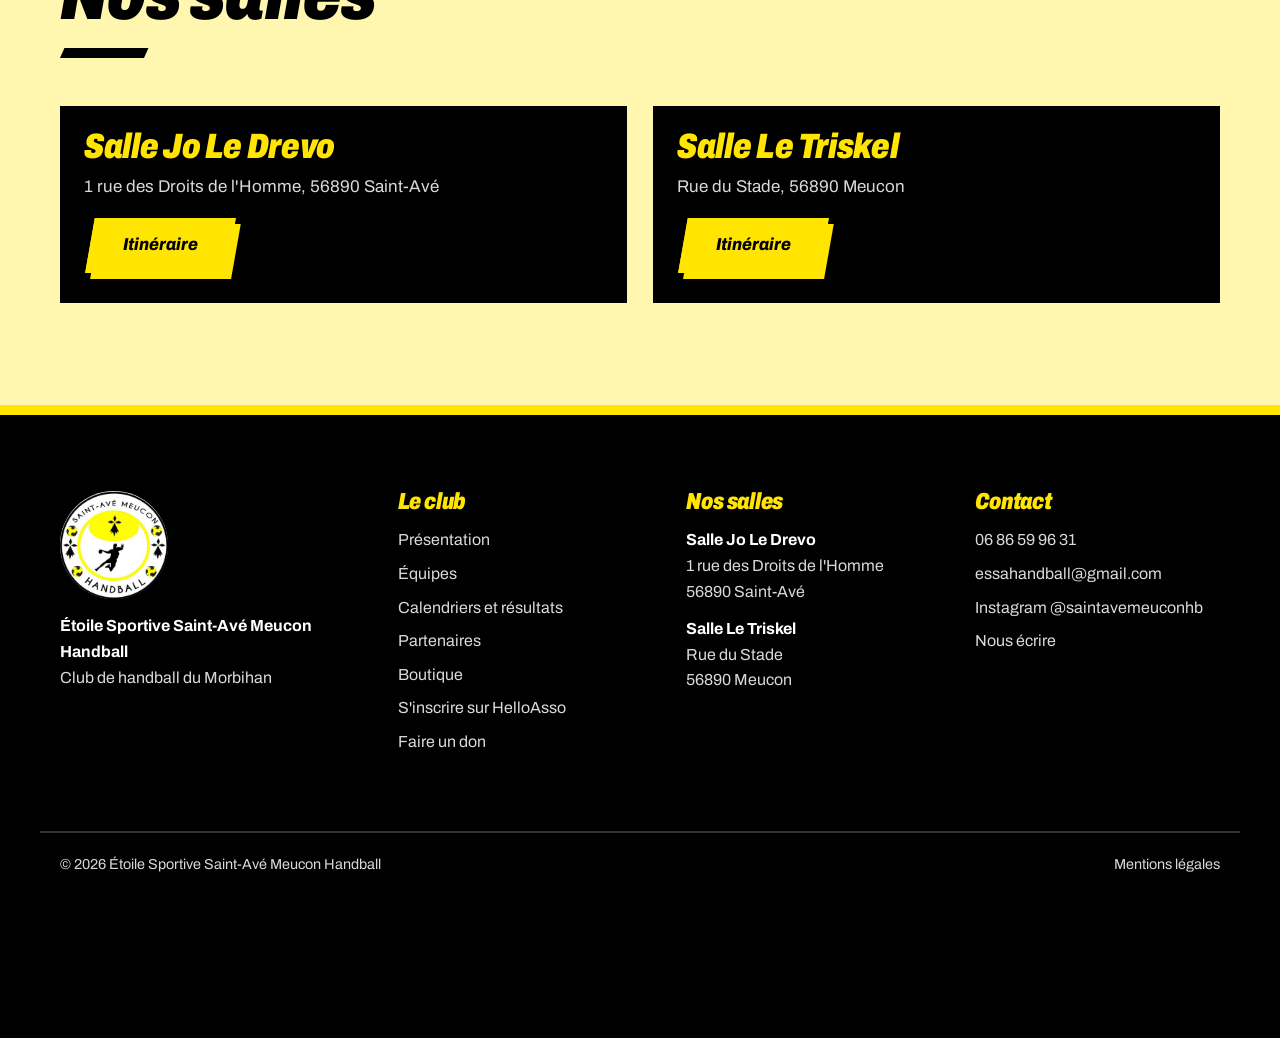
<file: contact.html>
<!DOCTYPE html>
<html lang="fr">
<head>
  <meta charset="utf-8">
  <meta name="viewport" content="width=device-width, initial-scale=1, viewport-fit=cover">
  <title>Contact – ESSAM Handball</title>
  <meta name="description" content="Contacter l'ESSAM Handball : téléphone, e-mail, salles de Saint-Avé et Meucon, formulaire de contact.">
  
  <link rel="canonical" href="https://essam-handball.fr/contact.html">
  <meta property="og:type" content="website">
  <meta property="og:site_name" content="ESSAM Handball">
  <meta property="og:locale" content="fr_FR">
  <meta property="og:title" content="Contact – ESSAM Handball">
  <meta property="og:description" content="Contacter l'ESSAM Handball : téléphone, e-mail, salles de Saint-Avé et Meucon, formulaire de contact.">
  <meta property="og:url" content="https://essam-handball.fr/contact.html">
  <meta property="og:image" content="https://essam-handball.fr/assets/images/logo-essam.jpg">
  <meta name="theme-color" content="#FFE500">
  <link rel="icon" href="assets/images/logo-essam.jpg">
  <link rel="preload" href="assets/fonts/archivo-latin-wdth-italic.woff2" as="font" type="font/woff2" crossorigin>
  <link rel="stylesheet" href="assets/css/style.css">
  
</head>
<body>
<a class="lien-evitement" href="#contenu">Aller au contenu</a>

<!-- Hermine du logo, réutilisée comme motif : <svg class="hermine"><use href="#hermine"/></svg> -->
<svg width="0" height="0" style="position:absolute" aria-hidden="true" focusable="false">
  <symbol id="hermine" viewBox="0 0 40 56">
    <path d="M20 0l5 8-5 8-5-8z M8 9l6 6-6 6-6-6z M32 9l6 6-6 6-6-6z M20 15c1.5 12 9 23 16 31l-9-3-7 13-7-13-9 3c7-8 14.5-19 16-31z"/>
  </symbol>
</svg>

<!-- ======================= EN-TÊTE (commun à toutes les pages) ======================= -->
<header class="entete sur-noir">
  <div class="conteneur entete__barre">
    <a class="marque" href="index.html">
      <img class="marque__logo" src="assets/images/logo-essam.jpg" alt="" width="92" height="92">
      <span class="marque__nom">ESSAM Handball</span>
    </a>

    <button class="burger" type="button" aria-controls="navigation" aria-expanded="false">
      <span class="sr-only">Menu</span>
      <span class="burger__traits" aria-hidden="true"></span>
    </button>

    <nav class="nav" id="navigation" aria-label="Navigation principale">
      <ul class="nav__liste">
        <li><a class="nav__lien" href="club.html">Le club</a></li>
        <li><a class="nav__lien" href="equipes.html">Équipes</a></li>
        <li><a class="nav__lien" href="resultats.html">Matchs</a></li>
        <li><a class="nav__lien" href="partenaires.html">Partenaires</a></li>
        <li><a class="nav__lien" href="https://www.11teamsports.com/fr-fr/clubshop/saint-ave-meucon-handball/" data-lien="boutique.url" target="_blank" rel="noopener noreferrer">Boutique<span class="sr-only"> (nouvel onglet)</span></a></li>
        <li><a class="nav__lien" href="contact.html" aria-current="page">Contact</a></li>
        <li class="nav__cta"><a class="bouton bouton--jaune" href="club.html#inscription"><span>Rejoignez-nous</span></a></li>
      </ul>
    </nav>
  </div>
</header>

<main id="contenu">

  <section class="entete-page" aria-labelledby="titre-page">
    <div class="conteneur entete-page__grille">
      <h1 class="entete-page__titre" id="titre-page">Contact</h1>
      <p class="entete-page__intro">Une question sur les inscriptions, un match, un partenariat ? Écris-nous ou appelle-nous.</p>
    </div>
  </section>

  <section class="bande bande--blanche" aria-label="Coordonnées et formulaire">
    <div class="conteneur grille-2">
      <div class="pile">
        <h2 class="titre">Nos coordonnées</h2>
        <ul class="coordonnees">
          <li><strong>Téléphone</strong><a href="tel:+33686599631">06 86 59 96 31</a></li>
          <li><strong>E-mail</strong><a href="mailto:essahandball@gmail.com">essahandball@gmail.com</a></li>
          <li><strong>Adresse</strong><span>1 rue des Droits de l'Homme, 56890 Saint-Avé</span></li>
          <li><strong>Instagram</strong><a href="https://www.instagram.com/saintavemeuconhb/" data-lien="instagram.compte" target="_blank" rel="noopener noreferrer">@saintavemeuconhb</a></li>
        </ul>
        <span class="provisoire">Coordonnées reprises de l'ancien site : à confirmer</span>
      </div>

      <form class="formulaire" id="formulaire-contact" data-destinataire="essahandball@gmail.com" novalidate>
        <h2 class="titre" id="formulaire">Nous écrire</h2>
        <div class="formulaire__duo">
          <div class="champ">
            <label for="contact-nom">Nom et prénom</label>
            <input id="contact-nom" name="nom" type="text" autocomplete="name" required>
          </div>
          <div class="champ">
            <label for="contact-email">E-mail</label>
            <input id="contact-email" name="email" type="email" autocomplete="email" required>
          </div>
        </div>
        <div class="formulaire__duo">
          <div class="champ">
            <label for="contact-telephone">Téléphone (facultatif)</label>
            <input id="contact-telephone" name="telephone" type="tel" autocomplete="tel">
          </div>
          <div class="champ">
            <label for="contact-objet">Objet</label>
            <select id="contact-objet" name="objet">
              <option>Inscription</option>
              <option>Partenariat</option>
              <option>Matchs et équipes</option>
              <option>Autre demande</option>
            </select>
          </div>
        </div>
        <div class="champ">
          <label for="contact-message">Message</label>
          <textarea id="contact-message" name="message" required></textarea>
        </div>
        <p class="champ"><span class="aide">En envoyant, ta messagerie s'ouvre avec le message prêt à partir. Rien n'est enregistré sur ce site.</span></p>
        <button class="bouton" type="submit"><span>Préparer mon e-mail</span></button>
        <p class="statut" id="statut-contact" role="status" hidden>Ta messagerie s'ouvre avec le message rempli : il ne reste qu'à l'envoyer. Si rien ne s'ouvre, écris-nous directement à essahandball@gmail.com.</p>
      </form>
    </div>
  </section>

  <section class="bande bande--pale" aria-labelledby="titre-salles">
    <div class="conteneur">
      <div class="tete">
        <h2 class="titre" id="titre-salles">Nos salles</h2>
      </div>
      <ul class="salles-liste">
        <li class="salle sur-noir">
          <h3>Salle Jo Le Drevo</h3>
          <p>1 rue des Droits de l'Homme, 56890 Saint-Avé</p>
          <a class="bouton bouton--jaune" href="https://www.google.com/maps/search/?api=1&amp;query=Salle%20Jo%20Le%20Drevo%2C%201%20rue%20des%20Droits%20de%20l%27Homme%2C%2056890%20Saint-Av%C3%A9" target="_blank" rel="noopener noreferrer"><span>Itinéraire</span></a>
        </li>
        <li class="salle sur-noir">
          <h3>Salle Le Triskel</h3>
          <p>Rue du Stade, 56890 Meucon</p>
          <a class="bouton bouton--jaune" href="https://www.google.com/maps/search/?api=1&amp;query=Salle%20Le%20Triskel%2C%20Rue%20du%20Stade%2C%2056890%20Meucon" target="_blank" rel="noopener noreferrer"><span>Itinéraire</span></a>
        </li>
      </ul>
    </div>
  </section>
</main>

<!-- ======================= PIED DE PAGE (commun à toutes les pages) ======================= -->
<footer class="pied sur-noir">
  <div class="conteneur pied__grille">
    <div class="pied__colonne">
      <img class="pied__logo" src="assets/images/logo-essam.jpg" alt="" width="108" height="108" loading="lazy">
      <p><strong>Étoile Sportive Saint-Avé Meucon Handball</strong><br>Club de handball du Morbihan</p>
    </div>
    <div class="pied__colonne">
      <h2 class="pied__titre">Le club</h2>
      <ul class="pied__liste">
        <li><a href="club.html">Présentation</a></li>
        <li><a href="equipes.html">Équipes</a></li>
        <li><a href="resultats.html">Calendriers et résultats</a></li>
        <li><a href="partenaires.html">Partenaires</a></li>
        <li><a href="https://www.11teamsports.com/fr-fr/clubshop/saint-ave-meucon-handball/" data-lien="boutique.url" target="_blank" rel="noopener noreferrer">Boutique</a></li>
        <li><a href="https://www.helloasso.com/associations/etoile-sportive-saint-ave-meucon-handball/adhesions/inscription-saison-2026-2027" data-lien="helloasso.inscription" target="_blank" rel="noopener noreferrer">S'inscrire sur HelloAsso</a></li>
        <li><a href="https://www.helloasso.com/associations/etoile-sportive-saint-ave-meucon-handball/formulaires/1" data-lien="helloasso.dons" target="_blank" rel="noopener noreferrer">Faire un don</a></li>
      </ul>
    </div>
    <div class="pied__colonne">
      <h2 class="pied__titre">Nos salles</h2>
      <address>
        <span><strong>Salle Jo Le Drevo</strong><br>1 rue des Droits de l'Homme<br>56890 Saint-Avé</span>
        <span><strong>Salle Le Triskel</strong><br>Rue du Stade<br>56890 Meucon</span>
      </address>
    </div>
    <div class="pied__colonne">
      <h2 class="pied__titre">Contact</h2>
      <ul class="pied__liste">
        <li><a href="tel:+33686599631">06 86 59 96 31</a></li>
        <li><a href="mailto:essahandball@gmail.com">essahandball@gmail.com</a></li>
        <li><a href="https://www.instagram.com/saintavemeuconhb/" data-lien="instagram.compte" target="_blank" rel="noopener noreferrer">Instagram @saintavemeuconhb</a></li>
        <li><a href="contact.html">Nous écrire</a></li>
      </ul>
    </div>
  </div>
  <div class="conteneur pied__bas">
    <span>© <span id="annee">2026</span> Étoile Sportive Saint-Avé Meucon Handball</span>
    <a href="mentions-legales.html">Mentions légales</a>
  </div>
</footer>

<!-- ======================= DOCK : demi-ballon d'accès rapide (commun à toutes les pages) ======================= -->
<!-- Généré par outils/dock.py. De gauche à droite : Équipes (2/6), Instagram (1/6), Boutique (1/6), S'inscrire (2/6).
     Le ballon est dessiné et animé par assets/js/ballon.js -->
<nav class="dock" aria-label="Accès rapides">
  <svg viewBox="-118 -118 236 118" role="presentation">
    <defs>
      <path id="arc-equipes" d="M-80.35 -4.91 A80.5 80.5 0 0 1 -41.26 -69.12"/>
      <path id="arc-inscription" d="M41.26 -69.12 A80.5 80.5 0 0 1 80.35 -4.91"/>
    </defs>
    <g class="dock__ballon" aria-hidden="true">
      <circle class="dock__ballon-fond" r="52"/>
      <g class="dock__panneaux" data-ballon></g>
    </g>
    <a class="dock__seg" href="equipes.html" aria-label="Nos équipes" style="--dx:-5.1px;--dy:-3.1px">
      <title>Nos équipes</title>
      <path d="M-107.80 -6.59 A108 108 0 0 1 -55.35 -92.74 L-30.75 -51.52 A60 60 0 0 0 -59.89 -3.66Z"/>
      <text><textPath href="#arc-equipes" startOffset="50%" text-anchor="middle">Équipes</textPath></text>
    </a>
    <a class="dock__seg" href="https://www.instagram.com/saintavemeuconhb/" data-lien="instagram.compte" target="_blank" rel="noopener noreferrer" aria-label="Le club sur Instagram" style="--dx:-1.5px;--dy:-5.8px">
      <title>Le club sur Instagram</title>
      <path d="M-50.43 -95.51 A108 108 0 0 1 -2.83 -107.96 L-1.57 -59.98 A60 60 0 0 0 -28.01 -53.06Z"/>
      <g class="dock__icone dock__icone--insta" transform="translate(-21.27 -81.26)"><rect x="-11" y="-11" width="22" height="22" rx="6.5"/><circle r="5.2"/><circle class="dock__point" cx="6.1" cy="-6.1" r="1.6"/></g>
    </a>
    <a class="dock__seg" href="https://www.11teamsports.com/fr-fr/clubshop/saint-ave-meucon-handball/" data-lien="boutique.url" target="_blank" rel="noopener noreferrer" aria-label="Boutique du club sur 11teamsports" style="--dx:1.5px;--dy:-5.8px">
      <title>Boutique du club sur 11teamsports</title>
      <path d="M2.83 -107.96 A108 108 0 0 1 50.43 -95.51 L28.01 -53.06 A60 60 0 0 0 1.57 -59.98Z"/>
      <g class="dock__icone dock__icone--panier" transform="translate(21.27 -81.26)"><path class="anse" d="M-6.6 -4.5 L-5 -10.4 Q-4.6 -11.8 -3.1 -11.8 L3.1 -11.8 Q4.6 -11.8 5 -10.4 L6.6 -4.5"/><rect class="plein" x="-12" y="-5.6" width="24" height="4.8" rx="1.8"/><path class="plein" d="M-10.2 -1.6 L10.2 -1.6 L8.6 9.6 Q8.3 11.6 6.3 11.6 L-6.3 11.6 Q-8.3 11.6 -8.6 9.6Z"/><path class="fente" d="M-4.8 2.2 V8 M-1.6 2.2 V8 M1.6 2.2 V8 M4.8 2.2 V8"/></g>
    </a>
    <a class="dock__seg" href="https://www.helloasso.com/associations/etoile-sportive-saint-ave-meucon-handball/adhesions/inscription-saison-2026-2027" data-lien="helloasso.inscription" target="_blank" rel="noopener noreferrer" aria-label="S'inscrire pour la saison sur HelloAsso" style="--dx:5.1px;--dy:-3.1px">
      <title>S'inscrire pour la saison sur HelloAsso</title>
      <path d="M55.35 -92.74 A108 108 0 0 1 107.80 -6.59 L59.89 -3.66 A60 60 0 0 0 30.75 -51.52Z"/>
      <text><textPath href="#arc-inscription" startOffset="50%" text-anchor="middle">S'inscrire</textPath></text>
    </a>
  </svg>
</nav>

<script src="assets/js/config.js"></script>
<script src="assets/js/main.js"></script>
<script src="assets/js/ballon.js"></script>
</body>
</html>
</file>
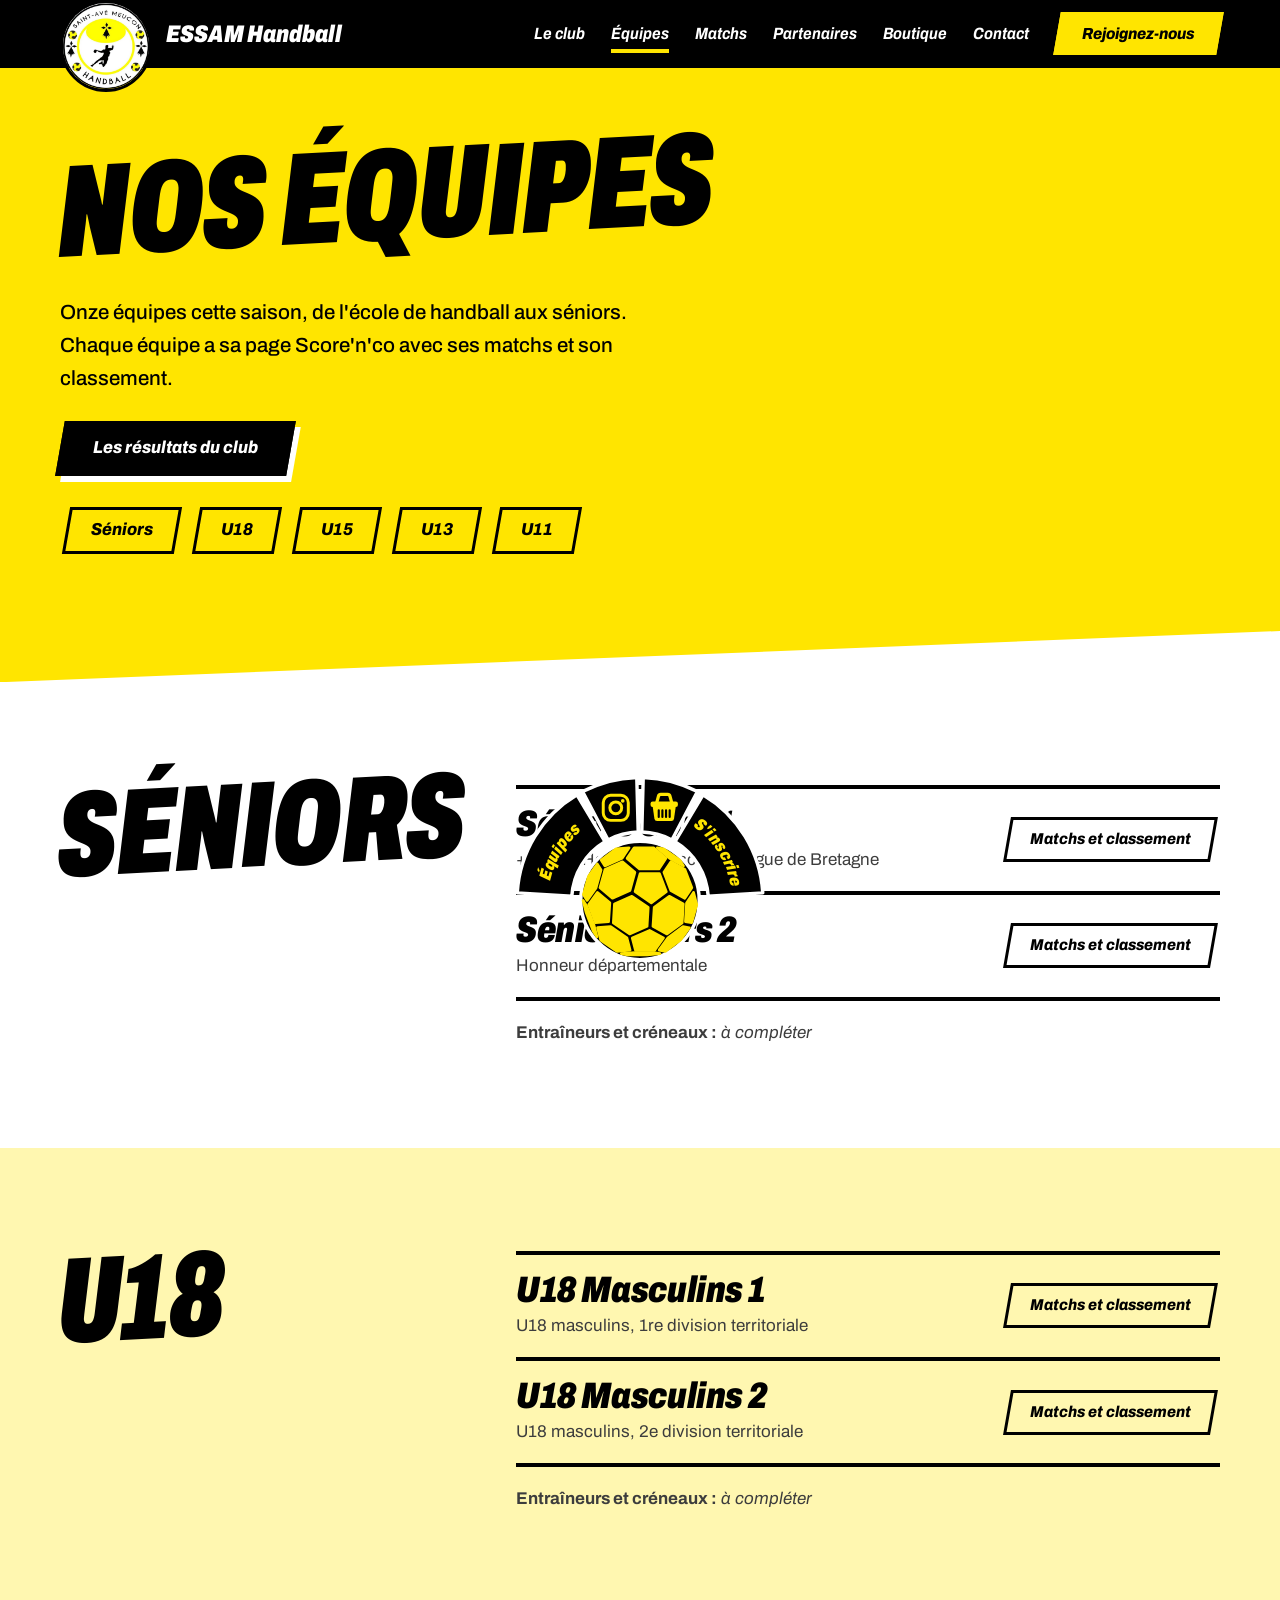
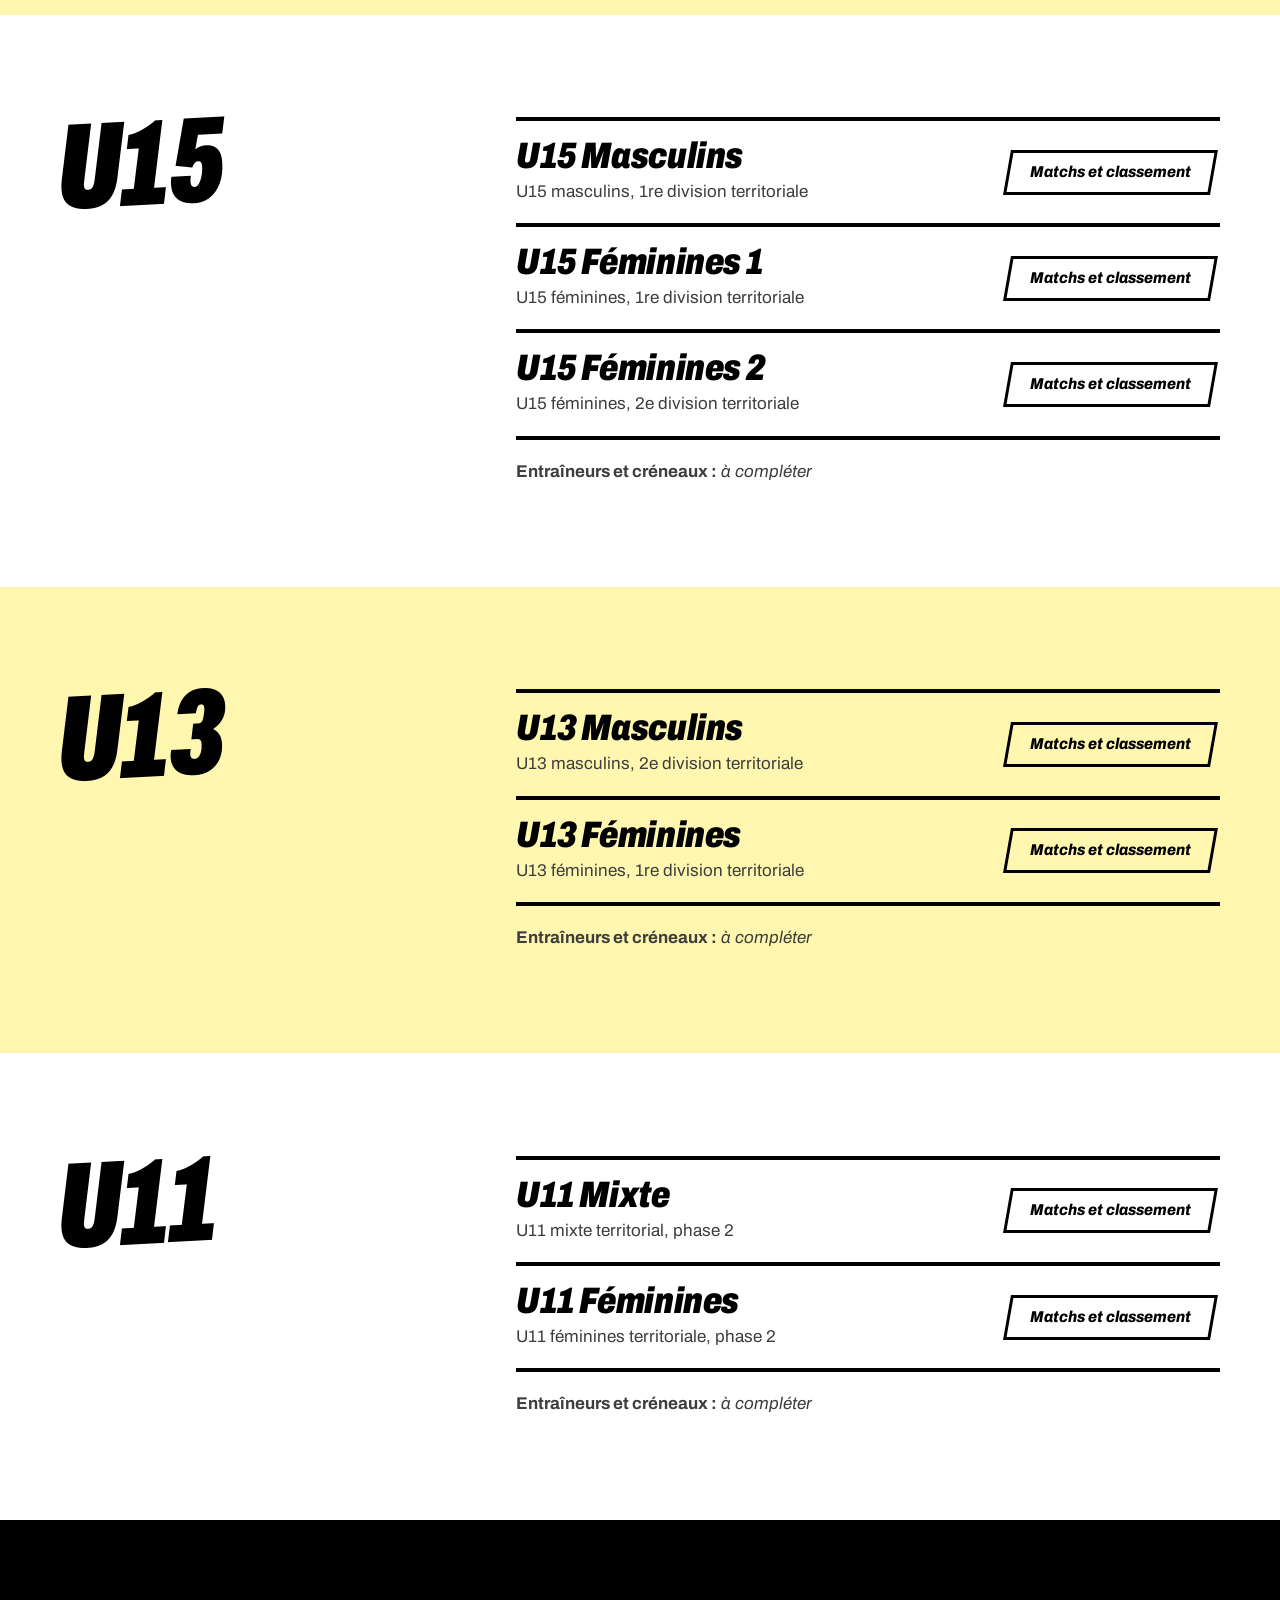
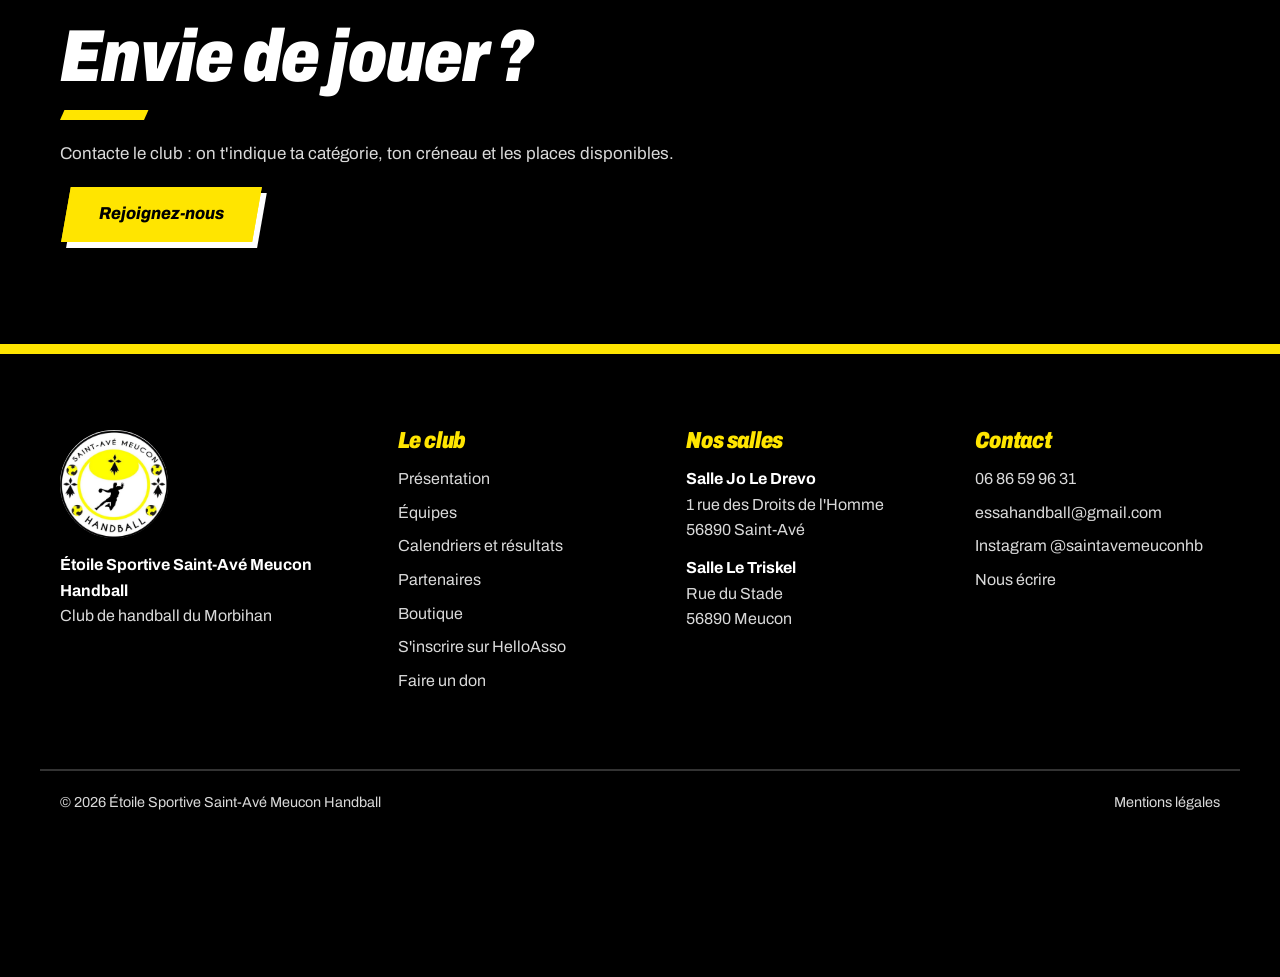
<file: equipes.html>
<!DOCTYPE html>
<html lang="fr">
<head>
  <meta charset="utf-8">
  <meta name="viewport" content="width=device-width, initial-scale=1, viewport-fit=cover">
  <title>Nos équipes – ESSAM Handball</title>
  <meta name="description" content="Les équipes de l'ESSAM Handball, des U11 aux séniors : entraîneurs, horaires et championnats.">
  
  <link rel="canonical" href="https://essam-handball.fr/equipes.html">
  <meta property="og:type" content="website">
  <meta property="og:site_name" content="ESSAM Handball">
  <meta property="og:locale" content="fr_FR">
  <meta property="og:title" content="Nos équipes – ESSAM Handball">
  <meta property="og:description" content="Les équipes de l'ESSAM Handball, des U11 aux séniors : entraîneurs, horaires et championnats.">
  <meta property="og:url" content="https://essam-handball.fr/equipes.html">
  <meta property="og:image" content="https://essam-handball.fr/assets/images/logo-essam.jpg">
  <meta name="theme-color" content="#FFE500">
  <link rel="icon" href="assets/images/logo-essam.jpg">
  <link rel="preload" href="assets/fonts/archivo-latin-wdth-italic.woff2" as="font" type="font/woff2" crossorigin>
  <link rel="stylesheet" href="assets/css/style.css">
  
</head>
<body>
<a class="lien-evitement" href="#contenu">Aller au contenu</a>

<!-- Hermine du logo, réutilisée comme motif : <svg class="hermine"><use href="#hermine"/></svg> -->
<svg width="0" height="0" style="position:absolute" aria-hidden="true" focusable="false">
  <symbol id="hermine" viewBox="0 0 40 56">
    <path d="M20 0l5 8-5 8-5-8z M8 9l6 6-6 6-6-6z M32 9l6 6-6 6-6-6z M20 15c1.5 12 9 23 16 31l-9-3-7 13-7-13-9 3c7-8 14.5-19 16-31z"/>
  </symbol>
</svg>

<!-- ======================= EN-TÊTE (commun à toutes les pages) ======================= -->
<header class="entete sur-noir">
  <div class="conteneur entete__barre">
    <a class="marque" href="index.html">
      <img class="marque__logo" src="assets/images/logo-essam.jpg" alt="" width="92" height="92">
      <span class="marque__nom">ESSAM Handball</span>
    </a>

    <button class="burger" type="button" aria-controls="navigation" aria-expanded="false">
      <span class="sr-only">Menu</span>
      <span class="burger__traits" aria-hidden="true"></span>
    </button>

    <nav class="nav" id="navigation" aria-label="Navigation principale">
      <ul class="nav__liste">
        <li><a class="nav__lien" href="club.html">Le club</a></li>
        <li><a class="nav__lien" href="equipes.html" aria-current="page">Équipes</a></li>
        <li><a class="nav__lien" href="resultats.html">Matchs</a></li>
        <li><a class="nav__lien" href="partenaires.html">Partenaires</a></li>
        <li><a class="nav__lien" href="https://www.11teamsports.com/fr-fr/clubshop/saint-ave-meucon-handball/" data-lien="boutique.url" target="_blank" rel="noopener noreferrer">Boutique<span class="sr-only"> (nouvel onglet)</span></a></li>
        <li><a class="nav__lien" href="contact.html">Contact</a></li>
        <li class="nav__cta"><a class="bouton bouton--jaune" href="club.html#inscription"><span>Rejoignez-nous</span></a></li>
      </ul>
    </nav>
  </div>
</header>

<main id="contenu">

  <section class="entete-page" aria-labelledby="titre-page">
    <div class="conteneur entete-page__grille">
      <h1 class="entete-page__titre" id="titre-page">Nos équipes</h1>
      <p class="entete-page__intro">Onze équipes cette saison, de l'école de handball aux séniors. Chaque équipe a sa page Score'n'co avec ses matchs et son classement.</p>
      <a class="bouton" href="https://scorenco.com/hand/clubs/es-saint-ave-meucon-hb-2nbg" data-lien="scorenco.pageClub" target="_blank" rel="noopener noreferrer"><span>Les résultats du club</span></a>
      <ul class="entete-page__ancres">
        <li><a class="bouton bouton--ligne" href="#seniors"><span>Séniors</span></a></li>
        <li><a class="bouton bouton--ligne" href="#u18"><span>U18</span></a></li>
        <li><a class="bouton bouton--ligne" href="#u15"><span>U15</span></a></li>
        <li><a class="bouton bouton--ligne" href="#u13"><span>U13</span></a></li>
        <li><a class="bouton bouton--ligne" href="#u11"><span>U11</span></a></li>
      </ul>
    </div>
  </section>

  <!-- Pour ajouter une équipe : dupliquer un <li class="equipe-ligne"> dans sa catégorie
       et coller l'adresse de sa page Score'n'co.
       Pour ajouter une photo de catégorie : la déposer dans assets/images/equipes/ (passée en
       noir et blanc, 1400 px de large) et copier la ligne <div class="equipe-bloc__photo"> des Séniors. -->

  <section class="bande bande--blanche equipe-bloc" id="seniors" aria-labelledby="titre-seniors">
    <!-- Photo d'équipe en filigrane : image en noir et blanc, teintée par la couleur du bandeau -->
    <div class="equipe-bloc__photo" style="background-image: url('assets/images/equipes/seniors.jpg')" aria-hidden="true"></div>
    <div class="conteneur equipe-bloc__grille">
      <h2 class="equipe-bloc__titre" id="titre-seniors">Séniors</h2>
      <div class="equipe-bloc__texte">
        <ul class="equipes-liste">
          <li class="equipe-ligne">
            <div class="equipe-ligne__texte">
              <h3 class="equipe-ligne__nom">Séniors Gars 1</h3>
              <p class="equipe-ligne__championnat">+16 ans Honneur masculine, Ligue de Bretagne</p>
            </div>
            <a class="bouton bouton--ligne" href="https://scorenco.com/hand/clubs/es-saint-ave-meucon-hb-2nbg/1-1woq" target="_blank" rel="noopener noreferrer" aria-label="Matchs et classement des Séniors Gars 1 sur Score'n'co"><span>Matchs et classement</span></a>
          </li>
          <li class="equipe-ligne">
            <div class="equipe-ligne__texte">
              <h3 class="equipe-ligne__nom">Séniors Gars 2</h3>
              <p class="equipe-ligne__championnat">Honneur départementale</p>
            </div>
            <a class="bouton bouton--ligne" href="https://scorenco.com/hand/clubs/es-saint-ave-meucon-hb-2nbg/2-1wg8" target="_blank" rel="noopener noreferrer" aria-label="Matchs et classement des Séniors Gars 2 sur Score'n'co"><span>Matchs et classement</span></a>
          </li>
        </ul>
        <p class="equipe-bloc__encadrement"><strong>Entraîneurs et créneaux :</strong> <span class="a-completer">à compléter</span></p>
      </div>
    </div>
  </section>
  <section class="bande bande--pale equipe-bloc" id="u18" aria-labelledby="titre-u18">
    <!-- Photo d'équipe en filigrane : image en noir et blanc, teintée par la couleur du bandeau -->
    <div class="equipe-bloc__photo" style="background-image: url('assets/images/equipes/u18.jpg')" aria-hidden="true"></div>
    <div class="conteneur equipe-bloc__grille">
      <h2 class="equipe-bloc__titre" id="titre-u18">U18</h2>
      <div class="equipe-bloc__texte">
        <ul class="equipes-liste">
          <li class="equipe-ligne">
            <div class="equipe-ligne__texte">
              <h3 class="equipe-ligne__nom">U18 Masculins 1</h3>
              <p class="equipe-ligne__championnat">U18 masculins, 1re division territoriale</p>
            </div>
            <a class="bouton bouton--ligne" href="https://scorenco.com/hand/clubs/es-saint-ave-meucon-hb-2nbg/u18-1-33c3i" target="_blank" rel="noopener noreferrer" aria-label="Matchs et classement des U18 Masculins 1 sur Score'n'co"><span>Matchs et classement</span></a>
          </li>
          <li class="equipe-ligne">
            <div class="equipe-ligne__texte">
              <h3 class="equipe-ligne__nom">U18 Masculins 2</h3>
              <p class="equipe-ligne__championnat">U18 masculins, 2e division territoriale</p>
            </div>
            <a class="bouton bouton--ligne" href="https://scorenco.com/hand/clubs/es-saint-ave-meucon-hb-2nbg/u18-2-32x7u" target="_blank" rel="noopener noreferrer" aria-label="Matchs et classement des U18 Masculins 2 sur Score'n'co"><span>Matchs et classement</span></a>
          </li>
        </ul>
        <p class="equipe-bloc__encadrement"><strong>Entraîneurs et créneaux :</strong> <span class="a-completer">à compléter</span></p>
      </div>
    </div>
  </section>
  <section class="bande bande--blanche equipe-bloc" id="u15" aria-labelledby="titre-u15">
    <div class="conteneur equipe-bloc__grille">
      <h2 class="equipe-bloc__titre" id="titre-u15">U15</h2>
      <div class="equipe-bloc__texte">
        <ul class="equipes-liste">
          <li class="equipe-ligne">
            <div class="equipe-ligne__texte">
              <h3 class="equipe-ligne__nom">U15 Masculins</h3>
              <p class="equipe-ligne__championnat">U15 masculins, 1re division territoriale</p>
            </div>
            <a class="bouton bouton--ligne" href="https://scorenco.com/hand/clubs/es-saint-ave-meucon-hb-2nbg/u15-1-aace" target="_blank" rel="noopener noreferrer" aria-label="Matchs et classement des U15 Masculins sur Score'n'co"><span>Matchs et classement</span></a>
          </li>
          <li class="equipe-ligne">
            <div class="equipe-ligne__texte">
              <h3 class="equipe-ligne__nom">U15 Féminines 1</h3>
              <p class="equipe-ligne__championnat">U15 féminines, 1re division territoriale</p>
            </div>
            <a class="bouton bouton--ligne" href="https://scorenco.com/hand/clubs/es-saint-ave-meucon-hb-2nbg/u15-f1-u4nx" target="_blank" rel="noopener noreferrer" aria-label="Matchs et classement des U15 Féminines 1 sur Score'n'co"><span>Matchs et classement</span></a>
          </li>
          <li class="equipe-ligne">
            <div class="equipe-ligne__texte">
              <h3 class="equipe-ligne__nom">U15 Féminines 2</h3>
              <p class="equipe-ligne__championnat">U15 féminines, 2e division territoriale</p>
            </div>
            <a class="bouton bouton--ligne" href="https://scorenco.com/hand/clubs/es-saint-ave-meucon-hb-2nbg/u15-f2-32xve" target="_blank" rel="noopener noreferrer" aria-label="Matchs et classement des U15 Féminines 2 sur Score'n'co"><span>Matchs et classement</span></a>
          </li>
        </ul>
        <p class="equipe-bloc__encadrement"><strong>Entraîneurs et créneaux :</strong> <span class="a-completer">à compléter</span></p>
      </div>
    </div>
  </section>
  <section class="bande bande--pale equipe-bloc" id="u13" aria-labelledby="titre-u13">
    <div class="conteneur equipe-bloc__grille">
      <h2 class="equipe-bloc__titre" id="titre-u13">U13</h2>
      <div class="equipe-bloc__texte">
        <ul class="equipes-liste">
          <li class="equipe-ligne">
            <div class="equipe-ligne__texte">
              <h3 class="equipe-ligne__nom">U13 Masculins</h3>
              <p class="equipe-ligne__championnat">U13 masculins, 2e division territoriale</p>
            </div>
            <a class="bouton bouton--ligne" href="https://scorenco.com/hand/clubs/es-saint-ave-meucon-hb-2nbg/u13-1-1w1g" target="_blank" rel="noopener noreferrer" aria-label="Matchs et classement des U13 Masculins sur Score'n'co"><span>Matchs et classement</span></a>
          </li>
          <li class="equipe-ligne">
            <div class="equipe-ligne__texte">
              <h3 class="equipe-ligne__nom">U13 Féminines</h3>
              <p class="equipe-ligne__championnat">U13 féminines, 1re division territoriale</p>
            </div>
            <a class="bouton bouton--ligne" href="https://scorenco.com/hand/clubs/es-saint-ave-meucon-hb-2nbg/u13-f1-b26a" target="_blank" rel="noopener noreferrer" aria-label="Matchs et classement des U13 Féminines sur Score'n'co"><span>Matchs et classement</span></a>
          </li>
        </ul>
        <p class="equipe-bloc__encadrement"><strong>Entraîneurs et créneaux :</strong> <span class="a-completer">à compléter</span></p>
      </div>
    </div>
  </section>
  <section class="bande bande--blanche equipe-bloc" id="u11" aria-labelledby="titre-u11">
    <div class="conteneur equipe-bloc__grille">
      <h2 class="equipe-bloc__titre" id="titre-u11">U11</h2>
      <div class="equipe-bloc__texte">
        <ul class="equipes-liste">
          <li class="equipe-ligne">
            <div class="equipe-ligne__texte">
              <h3 class="equipe-ligne__nom">U11 Mixte</h3>
              <p class="equipe-ligne__championnat">U11 mixte territorial, phase 2</p>
            </div>
            <a class="bouton bouton--ligne" href="https://scorenco.com/hand/clubs/es-saint-ave-meucon-hb-2nbg/u11-1-1vmo" target="_blank" rel="noopener noreferrer" aria-label="Matchs et classement des U11 Mixte sur Score'n'co"><span>Matchs et classement</span></a>
          </li>
          <li class="equipe-ligne">
            <div class="equipe-ligne__texte">
              <h3 class="equipe-ligne__nom">U11 Féminines</h3>
              <p class="equipe-ligne__championnat">U11 féminines territoriale, phase 2</p>
            </div>
            <a class="bouton bouton--ligne" href="https://scorenco.com/hand/clubs/es-saint-ave-meucon-hb-2nbg/u11-f1-c74c" target="_blank" rel="noopener noreferrer" aria-label="Matchs et classement des U11 Féminines sur Score'n'co"><span>Matchs et classement</span></a>
          </li>
        </ul>
        <p class="equipe-bloc__encadrement"><strong>Entraîneurs et créneaux :</strong> <span class="a-completer">à compléter</span></p>
      </div>
    </div>
  </section>

  <section class="bande bande--noire sur-noir" aria-labelledby="titre-rejoindre">
    <div class="conteneur pile">
      <h2 class="titre" id="titre-rejoindre">Envie de jouer ?</h2>
      <p>Contacte le club : on t'indique ta catégorie, ton créneau et les places disponibles.</p>
      <a class="bouton bouton--jaune" href="club.html#inscription"><span>Rejoignez-nous</span></a>
    </div>
  </section>
</main>

<!-- ======================= PIED DE PAGE (commun à toutes les pages) ======================= -->
<footer class="pied sur-noir">
  <div class="conteneur pied__grille">
    <div class="pied__colonne">
      <img class="pied__logo" src="assets/images/logo-essam.jpg" alt="" width="108" height="108" loading="lazy">
      <p><strong>Étoile Sportive Saint-Avé Meucon Handball</strong><br>Club de handball du Morbihan</p>
    </div>
    <div class="pied__colonne">
      <h2 class="pied__titre">Le club</h2>
      <ul class="pied__liste">
        <li><a href="club.html">Présentation</a></li>
        <li><a href="equipes.html">Équipes</a></li>
        <li><a href="resultats.html">Calendriers et résultats</a></li>
        <li><a href="partenaires.html">Partenaires</a></li>
        <li><a href="https://www.11teamsports.com/fr-fr/clubshop/saint-ave-meucon-handball/" data-lien="boutique.url" target="_blank" rel="noopener noreferrer">Boutique</a></li>
        <li><a href="https://www.helloasso.com/associations/etoile-sportive-saint-ave-meucon-handball/adhesions/inscription-saison-2026-2027" data-lien="helloasso.inscription" target="_blank" rel="noopener noreferrer">S'inscrire sur HelloAsso</a></li>
        <li><a href="https://www.helloasso.com/associations/etoile-sportive-saint-ave-meucon-handball/formulaires/1" data-lien="helloasso.dons" target="_blank" rel="noopener noreferrer">Faire un don</a></li>
      </ul>
    </div>
    <div class="pied__colonne">
      <h2 class="pied__titre">Nos salles</h2>
      <address>
        <span><strong>Salle Jo Le Drevo</strong><br>1 rue des Droits de l'Homme<br>56890 Saint-Avé</span>
        <span><strong>Salle Le Triskel</strong><br>Rue du Stade<br>56890 Meucon</span>
      </address>
    </div>
    <div class="pied__colonne">
      <h2 class="pied__titre">Contact</h2>
      <ul class="pied__liste">
        <li><a href="tel:+33686599631">06 86 59 96 31</a></li>
        <li><a href="mailto:essahandball@gmail.com">essahandball@gmail.com</a></li>
        <li><a href="https://www.instagram.com/saintavemeuconhb/" data-lien="instagram.compte" target="_blank" rel="noopener noreferrer">Instagram @saintavemeuconhb</a></li>
        <li><a href="contact.html">Nous écrire</a></li>
      </ul>
    </div>
  </div>
  <div class="conteneur pied__bas">
    <span>© <span id="annee">2026</span> Étoile Sportive Saint-Avé Meucon Handball</span>
    <a href="mentions-legales.html">Mentions légales</a>
  </div>
</footer>

<!-- ======================= DOCK : demi-ballon d'accès rapide (commun à toutes les pages) ======================= -->
<!-- Généré par outils/dock.py. De gauche à droite : Équipes (2/6), Instagram (1/6), Boutique (1/6), S'inscrire (2/6).
     Le ballon est dessiné et animé par assets/js/ballon.js -->
<nav class="dock" aria-label="Accès rapides">
  <svg viewBox="-118 -118 236 118" role="presentation">
    <defs>
      <path id="arc-equipes" d="M-80.35 -4.91 A80.5 80.5 0 0 1 -41.26 -69.12"/>
      <path id="arc-inscription" d="M41.26 -69.12 A80.5 80.5 0 0 1 80.35 -4.91"/>
    </defs>
    <g class="dock__ballon" aria-hidden="true">
      <circle class="dock__ballon-fond" r="52"/>
      <g class="dock__panneaux" data-ballon></g>
    </g>
    <a class="dock__seg" href="equipes.html" aria-label="Nos équipes" style="--dx:-5.1px;--dy:-3.1px">
      <title>Nos équipes</title>
      <path d="M-107.80 -6.59 A108 108 0 0 1 -55.35 -92.74 L-30.75 -51.52 A60 60 0 0 0 -59.89 -3.66Z"/>
      <text><textPath href="#arc-equipes" startOffset="50%" text-anchor="middle">Équipes</textPath></text>
    </a>
    <a class="dock__seg" href="https://www.instagram.com/saintavemeuconhb/" data-lien="instagram.compte" target="_blank" rel="noopener noreferrer" aria-label="Le club sur Instagram" style="--dx:-1.5px;--dy:-5.8px">
      <title>Le club sur Instagram</title>
      <path d="M-50.43 -95.51 A108 108 0 0 1 -2.83 -107.96 L-1.57 -59.98 A60 60 0 0 0 -28.01 -53.06Z"/>
      <g class="dock__icone dock__icone--insta" transform="translate(-21.27 -81.26)"><rect x="-11" y="-11" width="22" height="22" rx="6.5"/><circle r="5.2"/><circle class="dock__point" cx="6.1" cy="-6.1" r="1.6"/></g>
    </a>
    <a class="dock__seg" href="https://www.11teamsports.com/fr-fr/clubshop/saint-ave-meucon-handball/" data-lien="boutique.url" target="_blank" rel="noopener noreferrer" aria-label="Boutique du club sur 11teamsports" style="--dx:1.5px;--dy:-5.8px">
      <title>Boutique du club sur 11teamsports</title>
      <path d="M2.83 -107.96 A108 108 0 0 1 50.43 -95.51 L28.01 -53.06 A60 60 0 0 0 1.57 -59.98Z"/>
      <g class="dock__icone dock__icone--panier" transform="translate(21.27 -81.26)"><path class="anse" d="M-6.6 -4.5 L-5 -10.4 Q-4.6 -11.8 -3.1 -11.8 L3.1 -11.8 Q4.6 -11.8 5 -10.4 L6.6 -4.5"/><rect class="plein" x="-12" y="-5.6" width="24" height="4.8" rx="1.8"/><path class="plein" d="M-10.2 -1.6 L10.2 -1.6 L8.6 9.6 Q8.3 11.6 6.3 11.6 L-6.3 11.6 Q-8.3 11.6 -8.6 9.6Z"/><path class="fente" d="M-4.8 2.2 V8 M-1.6 2.2 V8 M1.6 2.2 V8 M4.8 2.2 V8"/></g>
    </a>
    <a class="dock__seg" href="https://www.helloasso.com/associations/etoile-sportive-saint-ave-meucon-handball/adhesions/inscription-saison-2026-2027" data-lien="helloasso.inscription" target="_blank" rel="noopener noreferrer" aria-label="S'inscrire pour la saison sur HelloAsso" style="--dx:5.1px;--dy:-3.1px">
      <title>S'inscrire pour la saison sur HelloAsso</title>
      <path d="M55.35 -92.74 A108 108 0 0 1 107.80 -6.59 L59.89 -3.66 A60 60 0 0 0 30.75 -51.52Z"/>
      <text><textPath href="#arc-inscription" startOffset="50%" text-anchor="middle">S'inscrire</textPath></text>
    </a>
  </svg>
</nav>

<script src="assets/js/config.js"></script>
<script src="assets/js/main.js"></script>
<script src="assets/js/ballon.js"></script>
</body>
</html>
</file>
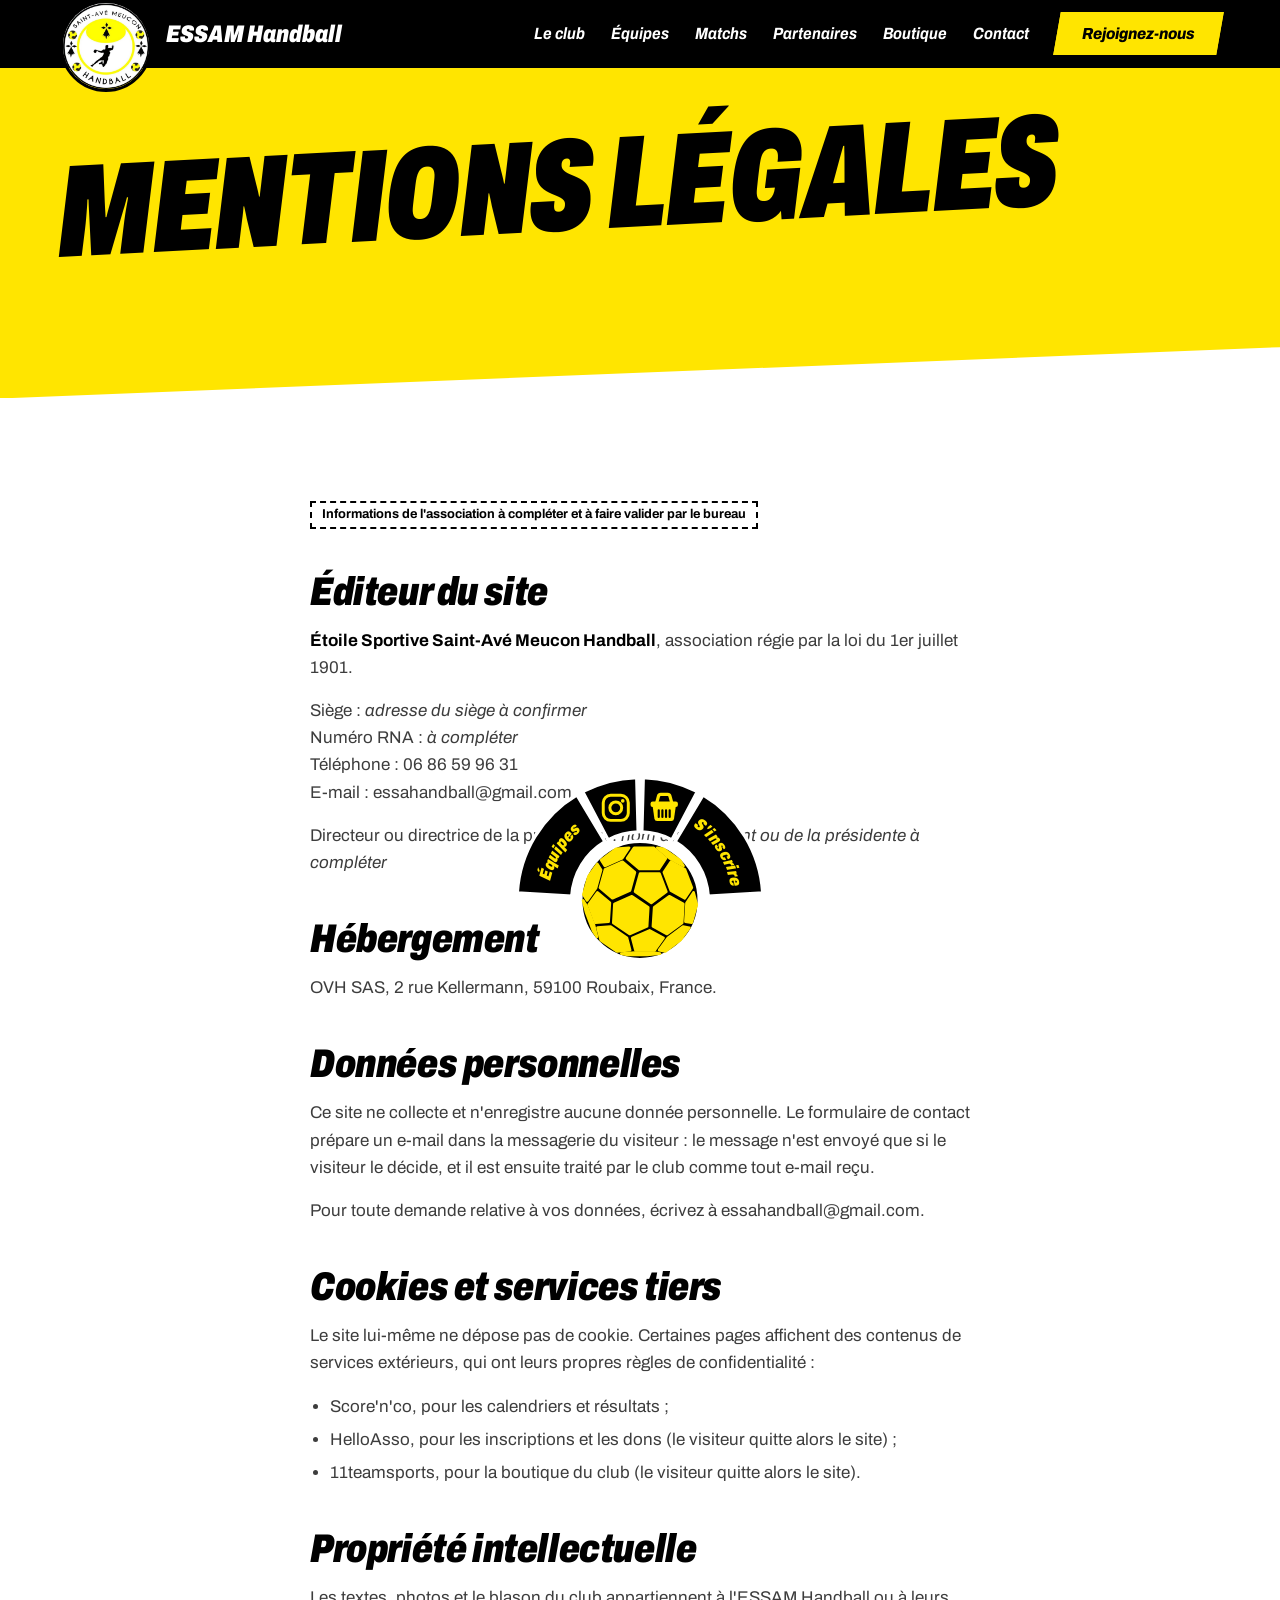
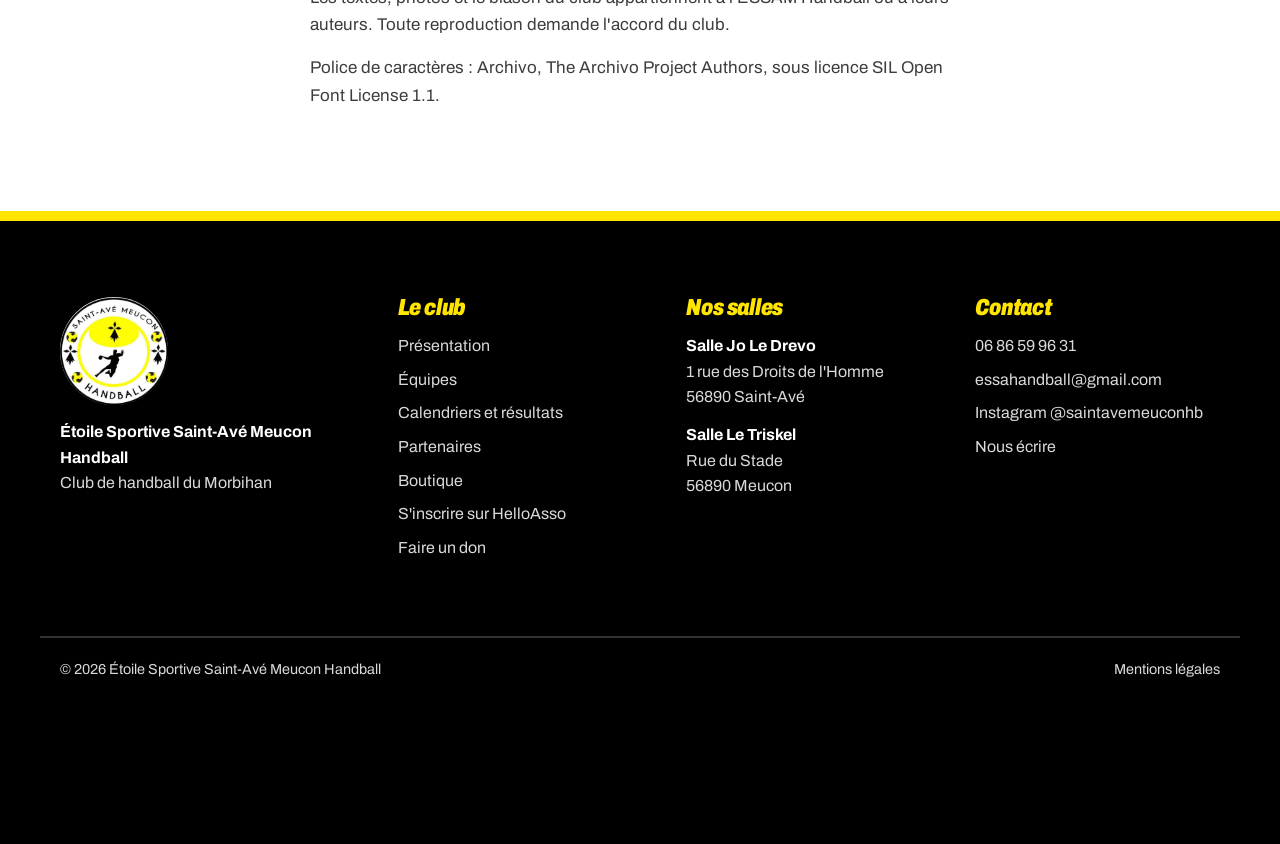
<file: mentions-legales.html>
<!DOCTYPE html>
<html lang="fr">
<head>
  <meta charset="utf-8">
  <meta name="viewport" content="width=device-width, initial-scale=1, viewport-fit=cover">
  <title>Mentions légales – ESSAM Handball</title>
  <meta name="description" content="Mentions légales et données personnelles du site de l'ESSAM Handball.">
  
  <link rel="canonical" href="https://essam-handball.fr/mentions-legales.html">
  <meta property="og:type" content="website">
  <meta property="og:site_name" content="ESSAM Handball">
  <meta property="og:locale" content="fr_FR">
  <meta property="og:title" content="Mentions légales – ESSAM Handball">
  <meta property="og:description" content="Mentions légales et données personnelles du site de l'ESSAM Handball.">
  <meta property="og:url" content="https://essam-handball.fr/mentions-legales.html">
  <meta property="og:image" content="https://essam-handball.fr/assets/images/logo-essam.jpg">
  <meta name="theme-color" content="#FFE500">
  <link rel="icon" href="assets/images/logo-essam.jpg">
  <link rel="preload" href="assets/fonts/archivo-latin-wdth-italic.woff2" as="font" type="font/woff2" crossorigin>
  <link rel="stylesheet" href="assets/css/style.css">
  
</head>
<body>
<a class="lien-evitement" href="#contenu">Aller au contenu</a>

<!-- Hermine du logo, réutilisée comme motif : <svg class="hermine"><use href="#hermine"/></svg> -->
<svg width="0" height="0" style="position:absolute" aria-hidden="true" focusable="false">
  <symbol id="hermine" viewBox="0 0 40 56">
    <path d="M20 0l5 8-5 8-5-8z M8 9l6 6-6 6-6-6z M32 9l6 6-6 6-6-6z M20 15c1.5 12 9 23 16 31l-9-3-7 13-7-13-9 3c7-8 14.5-19 16-31z"/>
  </symbol>
</svg>

<!-- ======================= EN-TÊTE (commun à toutes les pages) ======================= -->
<header class="entete sur-noir">
  <div class="conteneur entete__barre">
    <a class="marque" href="index.html">
      <img class="marque__logo" src="assets/images/logo-essam.jpg" alt="" width="92" height="92">
      <span class="marque__nom">ESSAM Handball</span>
    </a>

    <button class="burger" type="button" aria-controls="navigation" aria-expanded="false">
      <span class="sr-only">Menu</span>
      <span class="burger__traits" aria-hidden="true"></span>
    </button>

    <nav class="nav" id="navigation" aria-label="Navigation principale">
      <ul class="nav__liste">
        <li><a class="nav__lien" href="club.html">Le club</a></li>
        <li><a class="nav__lien" href="equipes.html">Équipes</a></li>
        <li><a class="nav__lien" href="resultats.html">Matchs</a></li>
        <li><a class="nav__lien" href="partenaires.html">Partenaires</a></li>
        <li><a class="nav__lien" href="https://www.11teamsports.com/fr-fr/clubshop/saint-ave-meucon-handball/" data-lien="boutique.url" target="_blank" rel="noopener noreferrer">Boutique<span class="sr-only"> (nouvel onglet)</span></a></li>
        <li><a class="nav__lien" href="contact.html">Contact</a></li>
        <li class="nav__cta"><a class="bouton bouton--jaune" href="club.html#inscription"><span>Rejoignez-nous</span></a></li>
      </ul>
    </nav>
  </div>
</header>

<main id="contenu">

  <section class="entete-page" aria-labelledby="titre-page">
    <div class="conteneur entete-page__grille">
      <h1 class="entete-page__titre" id="titre-page">Mentions légales</h1>
    </div>
  </section>

  <section class="bande bande--blanche" aria-label="Mentions légales">
    <div class="conteneur texte-long">
      <span class="provisoire">Informations de l'association à compléter et à faire valider par le bureau</span>

      <h2>Éditeur du site</h2>
      <p><strong>Étoile Sportive Saint-Avé Meucon Handball</strong>, association régie par la loi du 1er juillet 1901.</p>
      <p>Siège : <span class="a-completer">adresse du siège à confirmer</span><br>
      Numéro RNA : <span class="a-completer">à compléter</span><br>
      Téléphone : 06 86 59 96 31<br>
      E-mail : essahandball@gmail.com</p>
      <p>Directeur ou directrice de la publication : <span class="a-completer">nom du président ou de la présidente à compléter</span></p>

      <h2>Hébergement</h2>
      <p>OVH SAS, 2 rue Kellermann, 59100 Roubaix, France.</p>

      <h2>Données personnelles</h2>
      <p>Ce site ne collecte et n'enregistre aucune donnée personnelle. Le formulaire de contact prépare un e-mail dans la messagerie du visiteur : le message n'est envoyé que si le visiteur le décide, et il est ensuite traité par le club comme tout e-mail reçu.</p>
      <p>Pour toute demande relative à vos données, écrivez à essahandball@gmail.com.</p>

      <h2>Cookies et services tiers</h2>
      <p>Le site lui-même ne dépose pas de cookie. Certaines pages affichent des contenus de services extérieurs, qui ont leurs propres règles de confidentialité :</p>
      <ul>
        <li>Score'n'co, pour les calendriers et résultats ;</li>
        <li>HelloAsso, pour les inscriptions et les dons (le visiteur quitte alors le site) ;</li>
        <li>11teamsports, pour la boutique du club (le visiteur quitte alors le site).</li>
      </ul>

      <h2>Propriété intellectuelle</h2>
      <p>Les textes, photos et le blason du club appartiennent à l'ESSAM Handball ou à leurs auteurs. Toute reproduction demande l'accord du club.</p>
      <p>Police de caractères : Archivo, The Archivo Project Authors, sous licence SIL Open Font License 1.1.</p>
    </div>
  </section>
</main>

<!-- ======================= PIED DE PAGE (commun à toutes les pages) ======================= -->
<footer class="pied sur-noir">
  <div class="conteneur pied__grille">
    <div class="pied__colonne">
      <img class="pied__logo" src="assets/images/logo-essam.jpg" alt="" width="108" height="108" loading="lazy">
      <p><strong>Étoile Sportive Saint-Avé Meucon Handball</strong><br>Club de handball du Morbihan</p>
    </div>
    <div class="pied__colonne">
      <h2 class="pied__titre">Le club</h2>
      <ul class="pied__liste">
        <li><a href="club.html">Présentation</a></li>
        <li><a href="equipes.html">Équipes</a></li>
        <li><a href="resultats.html">Calendriers et résultats</a></li>
        <li><a href="partenaires.html">Partenaires</a></li>
        <li><a href="https://www.11teamsports.com/fr-fr/clubshop/saint-ave-meucon-handball/" data-lien="boutique.url" target="_blank" rel="noopener noreferrer">Boutique</a></li>
        <li><a href="https://www.helloasso.com/associations/etoile-sportive-saint-ave-meucon-handball/adhesions/inscription-saison-2026-2027" data-lien="helloasso.inscription" target="_blank" rel="noopener noreferrer">S'inscrire sur HelloAsso</a></li>
        <li><a href="https://www.helloasso.com/associations/etoile-sportive-saint-ave-meucon-handball/formulaires/1" data-lien="helloasso.dons" target="_blank" rel="noopener noreferrer">Faire un don</a></li>
      </ul>
    </div>
    <div class="pied__colonne">
      <h2 class="pied__titre">Nos salles</h2>
      <address>
        <span><strong>Salle Jo Le Drevo</strong><br>1 rue des Droits de l'Homme<br>56890 Saint-Avé</span>
        <span><strong>Salle Le Triskel</strong><br>Rue du Stade<br>56890 Meucon</span>
      </address>
    </div>
    <div class="pied__colonne">
      <h2 class="pied__titre">Contact</h2>
      <ul class="pied__liste">
        <li><a href="tel:+33686599631">06 86 59 96 31</a></li>
        <li><a href="mailto:essahandball@gmail.com">essahandball@gmail.com</a></li>
        <li><a href="https://www.instagram.com/saintavemeuconhb/" data-lien="instagram.compte" target="_blank" rel="noopener noreferrer">Instagram @saintavemeuconhb</a></li>
        <li><a href="contact.html">Nous écrire</a></li>
      </ul>
    </div>
  </div>
  <div class="conteneur pied__bas">
    <span>© <span id="annee">2026</span> Étoile Sportive Saint-Avé Meucon Handball</span>
    <a href="mentions-legales.html">Mentions légales</a>
  </div>
</footer>

<!-- ======================= DOCK : demi-ballon d'accès rapide (commun à toutes les pages) ======================= -->
<!-- Généré par outils/dock.py. De gauche à droite : Équipes (2/6), Instagram (1/6), Boutique (1/6), S'inscrire (2/6).
     Le ballon est dessiné et animé par assets/js/ballon.js -->
<nav class="dock" aria-label="Accès rapides">
  <svg viewBox="-118 -118 236 118" role="presentation">
    <defs>
      <path id="arc-equipes" d="M-80.35 -4.91 A80.5 80.5 0 0 1 -41.26 -69.12"/>
      <path id="arc-inscription" d="M41.26 -69.12 A80.5 80.5 0 0 1 80.35 -4.91"/>
    </defs>
    <g class="dock__ballon" aria-hidden="true">
      <circle class="dock__ballon-fond" r="52"/>
      <g class="dock__panneaux" data-ballon></g>
    </g>
    <a class="dock__seg" href="equipes.html" aria-label="Nos équipes" style="--dx:-5.1px;--dy:-3.1px">
      <title>Nos équipes</title>
      <path d="M-107.80 -6.59 A108 108 0 0 1 -55.35 -92.74 L-30.75 -51.52 A60 60 0 0 0 -59.89 -3.66Z"/>
      <text><textPath href="#arc-equipes" startOffset="50%" text-anchor="middle">Équipes</textPath></text>
    </a>
    <a class="dock__seg" href="https://www.instagram.com/saintavemeuconhb/" data-lien="instagram.compte" target="_blank" rel="noopener noreferrer" aria-label="Le club sur Instagram" style="--dx:-1.5px;--dy:-5.8px">
      <title>Le club sur Instagram</title>
      <path d="M-50.43 -95.51 A108 108 0 0 1 -2.83 -107.96 L-1.57 -59.98 A60 60 0 0 0 -28.01 -53.06Z"/>
      <g class="dock__icone dock__icone--insta" transform="translate(-21.27 -81.26)"><rect x="-11" y="-11" width="22" height="22" rx="6.5"/><circle r="5.2"/><circle class="dock__point" cx="6.1" cy="-6.1" r="1.6"/></g>
    </a>
    <a class="dock__seg" href="https://www.11teamsports.com/fr-fr/clubshop/saint-ave-meucon-handball/" data-lien="boutique.url" target="_blank" rel="noopener noreferrer" aria-label="Boutique du club sur 11teamsports" style="--dx:1.5px;--dy:-5.8px">
      <title>Boutique du club sur 11teamsports</title>
      <path d="M2.83 -107.96 A108 108 0 0 1 50.43 -95.51 L28.01 -53.06 A60 60 0 0 0 1.57 -59.98Z"/>
      <g class="dock__icone dock__icone--panier" transform="translate(21.27 -81.26)"><path class="anse" d="M-6.6 -4.5 L-5 -10.4 Q-4.6 -11.8 -3.1 -11.8 L3.1 -11.8 Q4.6 -11.8 5 -10.4 L6.6 -4.5"/><rect class="plein" x="-12" y="-5.6" width="24" height="4.8" rx="1.8"/><path class="plein" d="M-10.2 -1.6 L10.2 -1.6 L8.6 9.6 Q8.3 11.6 6.3 11.6 L-6.3 11.6 Q-8.3 11.6 -8.6 9.6Z"/><path class="fente" d="M-4.8 2.2 V8 M-1.6 2.2 V8 M1.6 2.2 V8 M4.8 2.2 V8"/></g>
    </a>
    <a class="dock__seg" href="https://www.helloasso.com/associations/etoile-sportive-saint-ave-meucon-handball/adhesions/inscription-saison-2026-2027" data-lien="helloasso.inscription" target="_blank" rel="noopener noreferrer" aria-label="S'inscrire pour la saison sur HelloAsso" style="--dx:5.1px;--dy:-3.1px">
      <title>S'inscrire pour la saison sur HelloAsso</title>
      <path d="M55.35 -92.74 A108 108 0 0 1 107.80 -6.59 L59.89 -3.66 A60 60 0 0 0 30.75 -51.52Z"/>
      <text><textPath href="#arc-inscription" startOffset="50%" text-anchor="middle">S'inscrire</textPath></text>
    </a>
  </svg>
</nav>

<script src="assets/js/config.js"></script>
<script src="assets/js/main.js"></script>
<script src="assets/js/ballon.js"></script>
</body>
</html>
</file>
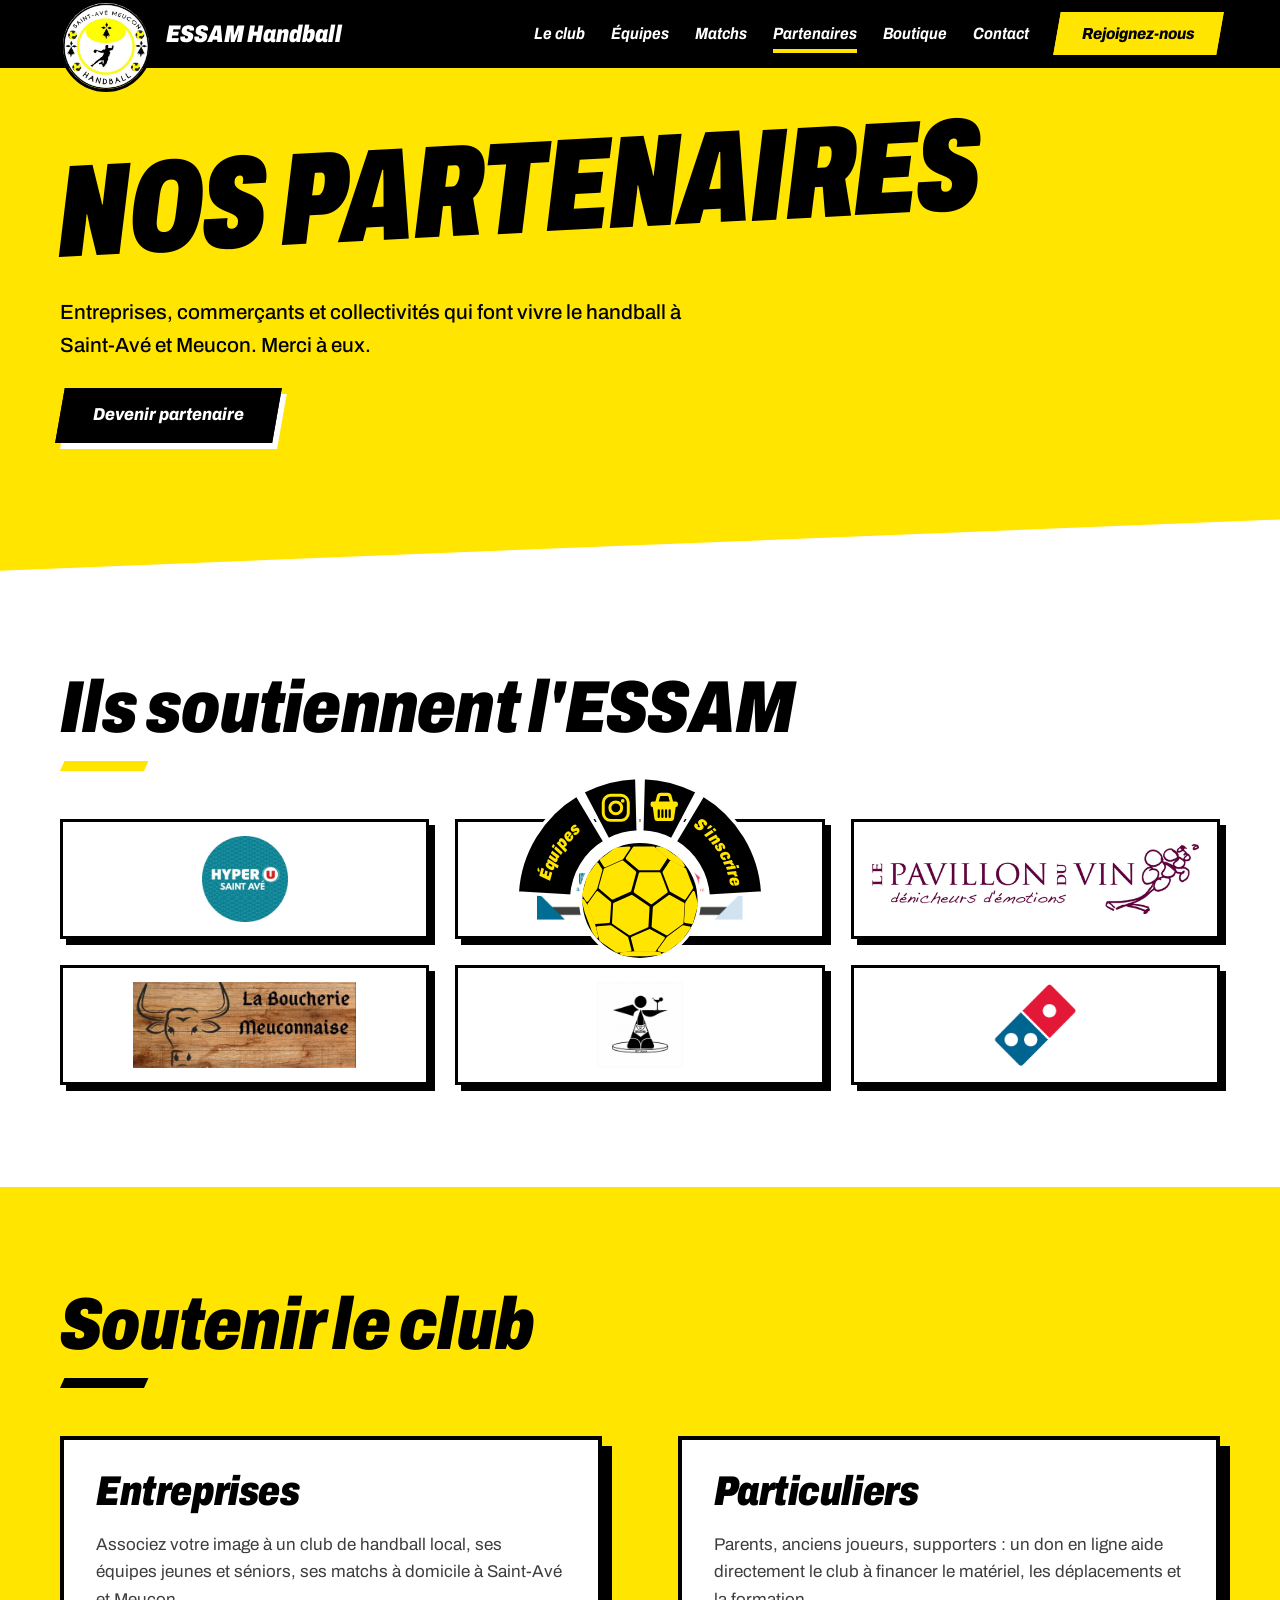
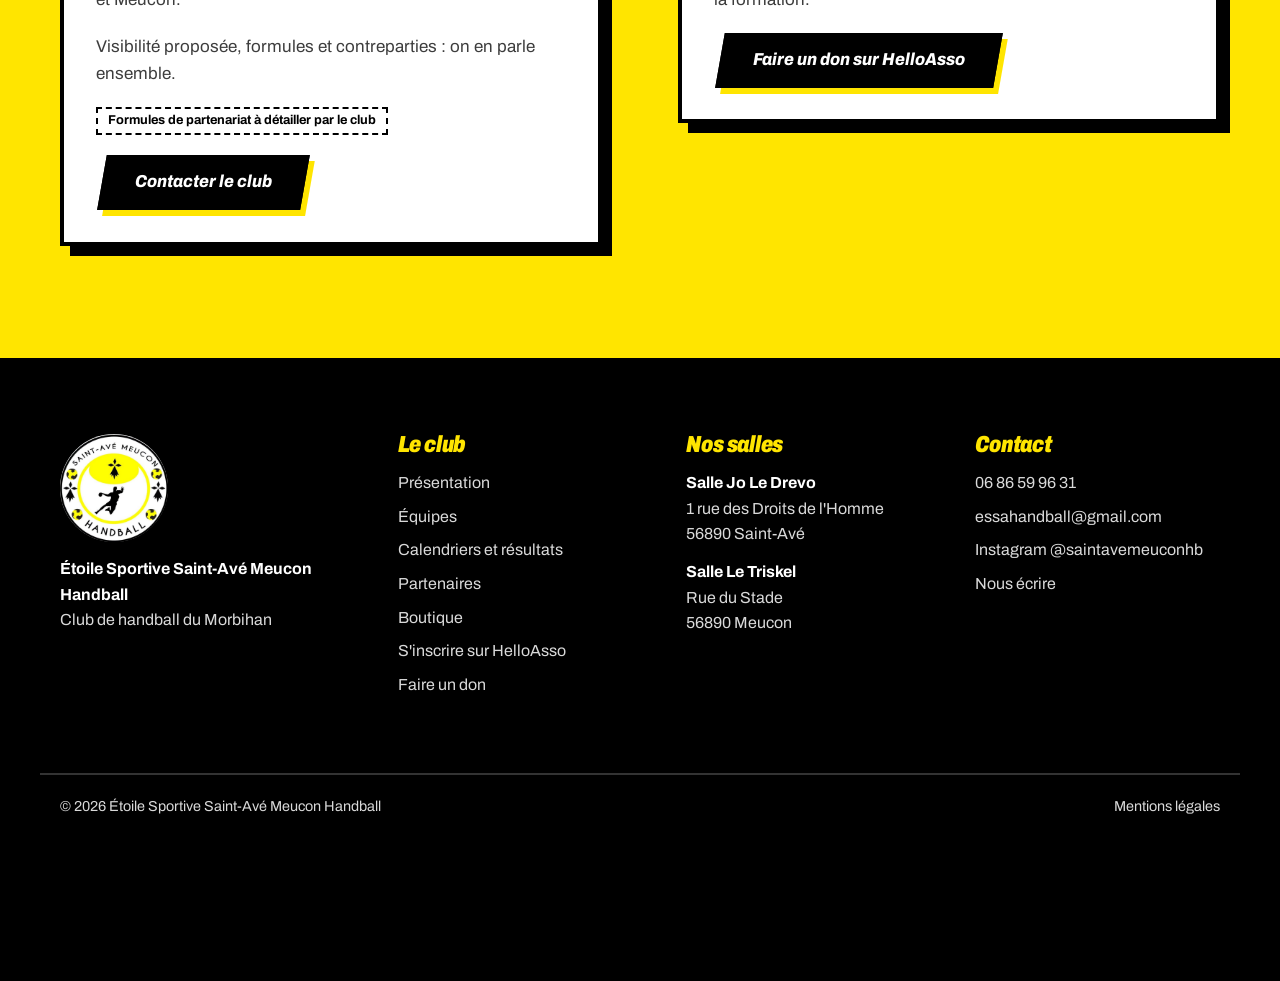
<file: partenaires.html>
<!DOCTYPE html>
<html lang="fr">
<head>
  <meta charset="utf-8">
  <meta name="viewport" content="width=device-width, initial-scale=1, viewport-fit=cover">
  <title>Partenaires – ESSAM Handball</title>
  <meta name="description" content="Les partenaires de l'ESSAM Handball, et comment soutenir le club : partenariat entreprise ou don en ligne.">
  
  <link rel="canonical" href="https://essam-handball.fr/partenaires.html">
  <meta property="og:type" content="website">
  <meta property="og:site_name" content="ESSAM Handball">
  <meta property="og:locale" content="fr_FR">
  <meta property="og:title" content="Partenaires – ESSAM Handball">
  <meta property="og:description" content="Les partenaires de l'ESSAM Handball, et comment soutenir le club : partenariat entreprise ou don en ligne.">
  <meta property="og:url" content="https://essam-handball.fr/partenaires.html">
  <meta property="og:image" content="https://essam-handball.fr/assets/images/logo-essam.jpg">
  <meta name="theme-color" content="#FFE500">
  <link rel="icon" href="assets/images/logo-essam.jpg">
  <link rel="preload" href="assets/fonts/archivo-latin-wdth-italic.woff2" as="font" type="font/woff2" crossorigin>
  <link rel="stylesheet" href="assets/css/style.css">
  
</head>
<body>
<a class="lien-evitement" href="#contenu">Aller au contenu</a>

<!-- Hermine du logo, réutilisée comme motif : <svg class="hermine"><use href="#hermine"/></svg> -->
<svg width="0" height="0" style="position:absolute" aria-hidden="true" focusable="false">
  <symbol id="hermine" viewBox="0 0 40 56">
    <path d="M20 0l5 8-5 8-5-8z M8 9l6 6-6 6-6-6z M32 9l6 6-6 6-6-6z M20 15c1.5 12 9 23 16 31l-9-3-7 13-7-13-9 3c7-8 14.5-19 16-31z"/>
  </symbol>
</svg>

<!-- ======================= EN-TÊTE (commun à toutes les pages) ======================= -->
<header class="entete sur-noir">
  <div class="conteneur entete__barre">
    <a class="marque" href="index.html">
      <img class="marque__logo" src="assets/images/logo-essam.jpg" alt="" width="92" height="92">
      <span class="marque__nom">ESSAM Handball</span>
    </a>

    <button class="burger" type="button" aria-controls="navigation" aria-expanded="false">
      <span class="sr-only">Menu</span>
      <span class="burger__traits" aria-hidden="true"></span>
    </button>

    <nav class="nav" id="navigation" aria-label="Navigation principale">
      <ul class="nav__liste">
        <li><a class="nav__lien" href="club.html">Le club</a></li>
        <li><a class="nav__lien" href="equipes.html">Équipes</a></li>
        <li><a class="nav__lien" href="resultats.html">Matchs</a></li>
        <li><a class="nav__lien" href="partenaires.html" aria-current="page">Partenaires</a></li>
        <li><a class="nav__lien" href="https://www.11teamsports.com/fr-fr/clubshop/saint-ave-meucon-handball/" data-lien="boutique.url" target="_blank" rel="noopener noreferrer">Boutique<span class="sr-only"> (nouvel onglet)</span></a></li>
        <li><a class="nav__lien" href="contact.html">Contact</a></li>
        <li class="nav__cta"><a class="bouton bouton--jaune" href="club.html#inscription"><span>Rejoignez-nous</span></a></li>
      </ul>
    </nav>
  </div>
</header>

<main id="contenu">

  <section class="entete-page" aria-labelledby="titre-page">
    <div class="conteneur entete-page__grille">
      <h1 class="entete-page__titre" id="titre-page">Nos partenaires</h1>
      <p class="entete-page__intro">Entreprises, commerçants et collectivités qui font vivre le handball à Saint-Avé et Meucon. Merci à eux.</p>
      <a class="bouton" href="#devenir-partenaire"><span>Devenir partenaire</span></a>
    </div>
  </section>

  <section class="bande bande--blanche" aria-labelledby="titre-liste">
    <div class="conteneur">
      <div class="tete">
        <h2 class="titre" id="titre-liste">Ils soutiennent l'ESSAM</h2>
      </div>
      <!-- Pour ajouter un partenaire : déposer son logo dans assets/images/partenaires/
           (PNG, 520 px de large maximum), dupliquer une ligne <li class="logo-partenaire">
           ici et dans les deux listes du bandeau de l'accueil (src/pages/index.html). -->
      <ul class="grille-partenaires">
        <li class="logo-partenaire"><a href="https://www.facebook.com/hyperustave56890/" target="_blank" rel="noopener noreferrer" aria-label="Hyper U Saint-Avé (nouvel onglet)"><img src="assets/images/partenaires/hyper-u-saint-ave.png" alt="Hyper U Saint-Avé" loading="lazy"></a></li>
        <li class="logo-partenaire"><a href="https://www.elypsio.com/" target="_blank" rel="noopener noreferrer" aria-label="Elypsio (nouvel onglet)"><img src="assets/images/partenaires/elypsio.png" alt="Elypsio, améliorer l'habitat" loading="lazy"></a></li>
        <li class="logo-partenaire"><a href="https://www.lepavillonduvin-cave.fr/" target="_blank" rel="noopener noreferrer" aria-label="Le Pavillon du Vin (nouvel onglet)"><img src="assets/images/partenaires/pavillon-du-vin.png" alt="Le Pavillon du Vin, dénicheurs d'émotions" loading="lazy"></a></li>
        <li class="logo-partenaire"><a href="https://www.facebook.com/p/la-boucherie-meuconnaise-61572085753229/" target="_blank" rel="noopener noreferrer" aria-label="La Boucherie Meuconnaise (nouvel onglet)"><img src="assets/images/partenaires/boucherie-meuconnaise.jpg" alt="La Boucherie Meuconnaise" loading="lazy"></a></li>
        <li class="logo-partenaire"><a href="https://www.facebook.com/welcome56890/?locale=fr_FR" target="_blank" rel="noopener noreferrer" aria-label="Le Welcome Saint-Avé (nouvel onglet)"><img src="assets/images/partenaires/le-welcome.png" alt="Le Welcome, Saint-Avé" loading="lazy"></a></li>
        <li class="logo-partenaire"><a href="https://www.facebook.com/dominospizzafrance" target="_blank" rel="noopener noreferrer" aria-label="Domino's Pizza (nouvel onglet)"><img src="assets/images/partenaires/dominos-pizza.png" alt="Domino's Pizza" loading="lazy"></a></li>
      </ul>
    </div>
  </section>

  <section class="bande bande--jaune" id="devenir-partenaire" aria-labelledby="titre-devenir">
    <div class="conteneur">
      <div class="tete">
        <h2 class="titre" id="titre-devenir">Soutenir le club</h2>
      </div>
      <div class="grille-2">
        <div class="pile soutien">
          <h3 class="soutien__titre">Entreprises</h3>
          <p>Associez votre image à un club de handball local, ses équipes jeunes et séniors, ses matchs à domicile à Saint-Avé et Meucon.</p>
          <p>Visibilité proposée, formules et contreparties : on en parle ensemble.</p>
          <span class="provisoire">Formules de partenariat à détailler par le club</span>
          <a class="bouton" href="contact.html#formulaire"><span>Contacter le club</span></a>
        </div>
        <div class="pile soutien">
          <h3 class="soutien__titre">Particuliers</h3>
          <p>Parents, anciens joueurs, supporters : un don en ligne aide directement le club à financer le matériel, les déplacements et la formation.</p>
          <a class="bouton" href="https://www.helloasso.com/associations/etoile-sportive-saint-ave-meucon-handball/formulaires/1" data-lien="helloasso.dons" target="_blank" rel="noopener noreferrer"><span>Faire un don sur HelloAsso</span></a>
        </div>
      </div>
    </div>
  </section>
</main>

<!-- ======================= PIED DE PAGE (commun à toutes les pages) ======================= -->
<footer class="pied sur-noir">
  <div class="conteneur pied__grille">
    <div class="pied__colonne">
      <img class="pied__logo" src="assets/images/logo-essam.jpg" alt="" width="108" height="108" loading="lazy">
      <p><strong>Étoile Sportive Saint-Avé Meucon Handball</strong><br>Club de handball du Morbihan</p>
    </div>
    <div class="pied__colonne">
      <h2 class="pied__titre">Le club</h2>
      <ul class="pied__liste">
        <li><a href="club.html">Présentation</a></li>
        <li><a href="equipes.html">Équipes</a></li>
        <li><a href="resultats.html">Calendriers et résultats</a></li>
        <li><a href="partenaires.html">Partenaires</a></li>
        <li><a href="https://www.11teamsports.com/fr-fr/clubshop/saint-ave-meucon-handball/" data-lien="boutique.url" target="_blank" rel="noopener noreferrer">Boutique</a></li>
        <li><a href="https://www.helloasso.com/associations/etoile-sportive-saint-ave-meucon-handball/adhesions/inscription-saison-2026-2027" data-lien="helloasso.inscription" target="_blank" rel="noopener noreferrer">S'inscrire sur HelloAsso</a></li>
        <li><a href="https://www.helloasso.com/associations/etoile-sportive-saint-ave-meucon-handball/formulaires/1" data-lien="helloasso.dons" target="_blank" rel="noopener noreferrer">Faire un don</a></li>
      </ul>
    </div>
    <div class="pied__colonne">
      <h2 class="pied__titre">Nos salles</h2>
      <address>
        <span><strong>Salle Jo Le Drevo</strong><br>1 rue des Droits de l'Homme<br>56890 Saint-Avé</span>
        <span><strong>Salle Le Triskel</strong><br>Rue du Stade<br>56890 Meucon</span>
      </address>
    </div>
    <div class="pied__colonne">
      <h2 class="pied__titre">Contact</h2>
      <ul class="pied__liste">
        <li><a href="tel:+33686599631">06 86 59 96 31</a></li>
        <li><a href="mailto:essahandball@gmail.com">essahandball@gmail.com</a></li>
        <li><a href="https://www.instagram.com/saintavemeuconhb/" data-lien="instagram.compte" target="_blank" rel="noopener noreferrer">Instagram @saintavemeuconhb</a></li>
        <li><a href="contact.html">Nous écrire</a></li>
      </ul>
    </div>
  </div>
  <div class="conteneur pied__bas">
    <span>© <span id="annee">2026</span> Étoile Sportive Saint-Avé Meucon Handball</span>
    <a href="mentions-legales.html">Mentions légales</a>
  </div>
</footer>

<!-- ======================= DOCK : demi-ballon d'accès rapide (commun à toutes les pages) ======================= -->
<!-- Généré par outils/dock.py. De gauche à droite : Équipes (2/6), Instagram (1/6), Boutique (1/6), S'inscrire (2/6).
     Le ballon est dessiné et animé par assets/js/ballon.js -->
<nav class="dock" aria-label="Accès rapides">
  <svg viewBox="-118 -118 236 118" role="presentation">
    <defs>
      <path id="arc-equipes" d="M-80.35 -4.91 A80.5 80.5 0 0 1 -41.26 -69.12"/>
      <path id="arc-inscription" d="M41.26 -69.12 A80.5 80.5 0 0 1 80.35 -4.91"/>
    </defs>
    <g class="dock__ballon" aria-hidden="true">
      <circle class="dock__ballon-fond" r="52"/>
      <g class="dock__panneaux" data-ballon></g>
    </g>
    <a class="dock__seg" href="equipes.html" aria-label="Nos équipes" style="--dx:-5.1px;--dy:-3.1px">
      <title>Nos équipes</title>
      <path d="M-107.80 -6.59 A108 108 0 0 1 -55.35 -92.74 L-30.75 -51.52 A60 60 0 0 0 -59.89 -3.66Z"/>
      <text><textPath href="#arc-equipes" startOffset="50%" text-anchor="middle">Équipes</textPath></text>
    </a>
    <a class="dock__seg" href="https://www.instagram.com/saintavemeuconhb/" data-lien="instagram.compte" target="_blank" rel="noopener noreferrer" aria-label="Le club sur Instagram" style="--dx:-1.5px;--dy:-5.8px">
      <title>Le club sur Instagram</title>
      <path d="M-50.43 -95.51 A108 108 0 0 1 -2.83 -107.96 L-1.57 -59.98 A60 60 0 0 0 -28.01 -53.06Z"/>
      <g class="dock__icone dock__icone--insta" transform="translate(-21.27 -81.26)"><rect x="-11" y="-11" width="22" height="22" rx="6.5"/><circle r="5.2"/><circle class="dock__point" cx="6.1" cy="-6.1" r="1.6"/></g>
    </a>
    <a class="dock__seg" href="https://www.11teamsports.com/fr-fr/clubshop/saint-ave-meucon-handball/" data-lien="boutique.url" target="_blank" rel="noopener noreferrer" aria-label="Boutique du club sur 11teamsports" style="--dx:1.5px;--dy:-5.8px">
      <title>Boutique du club sur 11teamsports</title>
      <path d="M2.83 -107.96 A108 108 0 0 1 50.43 -95.51 L28.01 -53.06 A60 60 0 0 0 1.57 -59.98Z"/>
      <g class="dock__icone dock__icone--panier" transform="translate(21.27 -81.26)"><path class="anse" d="M-6.6 -4.5 L-5 -10.4 Q-4.6 -11.8 -3.1 -11.8 L3.1 -11.8 Q4.6 -11.8 5 -10.4 L6.6 -4.5"/><rect class="plein" x="-12" y="-5.6" width="24" height="4.8" rx="1.8"/><path class="plein" d="M-10.2 -1.6 L10.2 -1.6 L8.6 9.6 Q8.3 11.6 6.3 11.6 L-6.3 11.6 Q-8.3 11.6 -8.6 9.6Z"/><path class="fente" d="M-4.8 2.2 V8 M-1.6 2.2 V8 M1.6 2.2 V8 M4.8 2.2 V8"/></g>
    </a>
    <a class="dock__seg" href="https://www.helloasso.com/associations/etoile-sportive-saint-ave-meucon-handball/adhesions/inscription-saison-2026-2027" data-lien="helloasso.inscription" target="_blank" rel="noopener noreferrer" aria-label="S'inscrire pour la saison sur HelloAsso" style="--dx:5.1px;--dy:-3.1px">
      <title>S'inscrire pour la saison sur HelloAsso</title>
      <path d="M55.35 -92.74 A108 108 0 0 1 107.80 -6.59 L59.89 -3.66 A60 60 0 0 0 30.75 -51.52Z"/>
      <text><textPath href="#arc-inscription" startOffset="50%" text-anchor="middle">S'inscrire</textPath></text>
    </a>
  </svg>
</nav>

<script src="assets/js/config.js"></script>
<script src="assets/js/main.js"></script>
<script src="assets/js/ballon.js"></script>
</body>
</html>
</file>
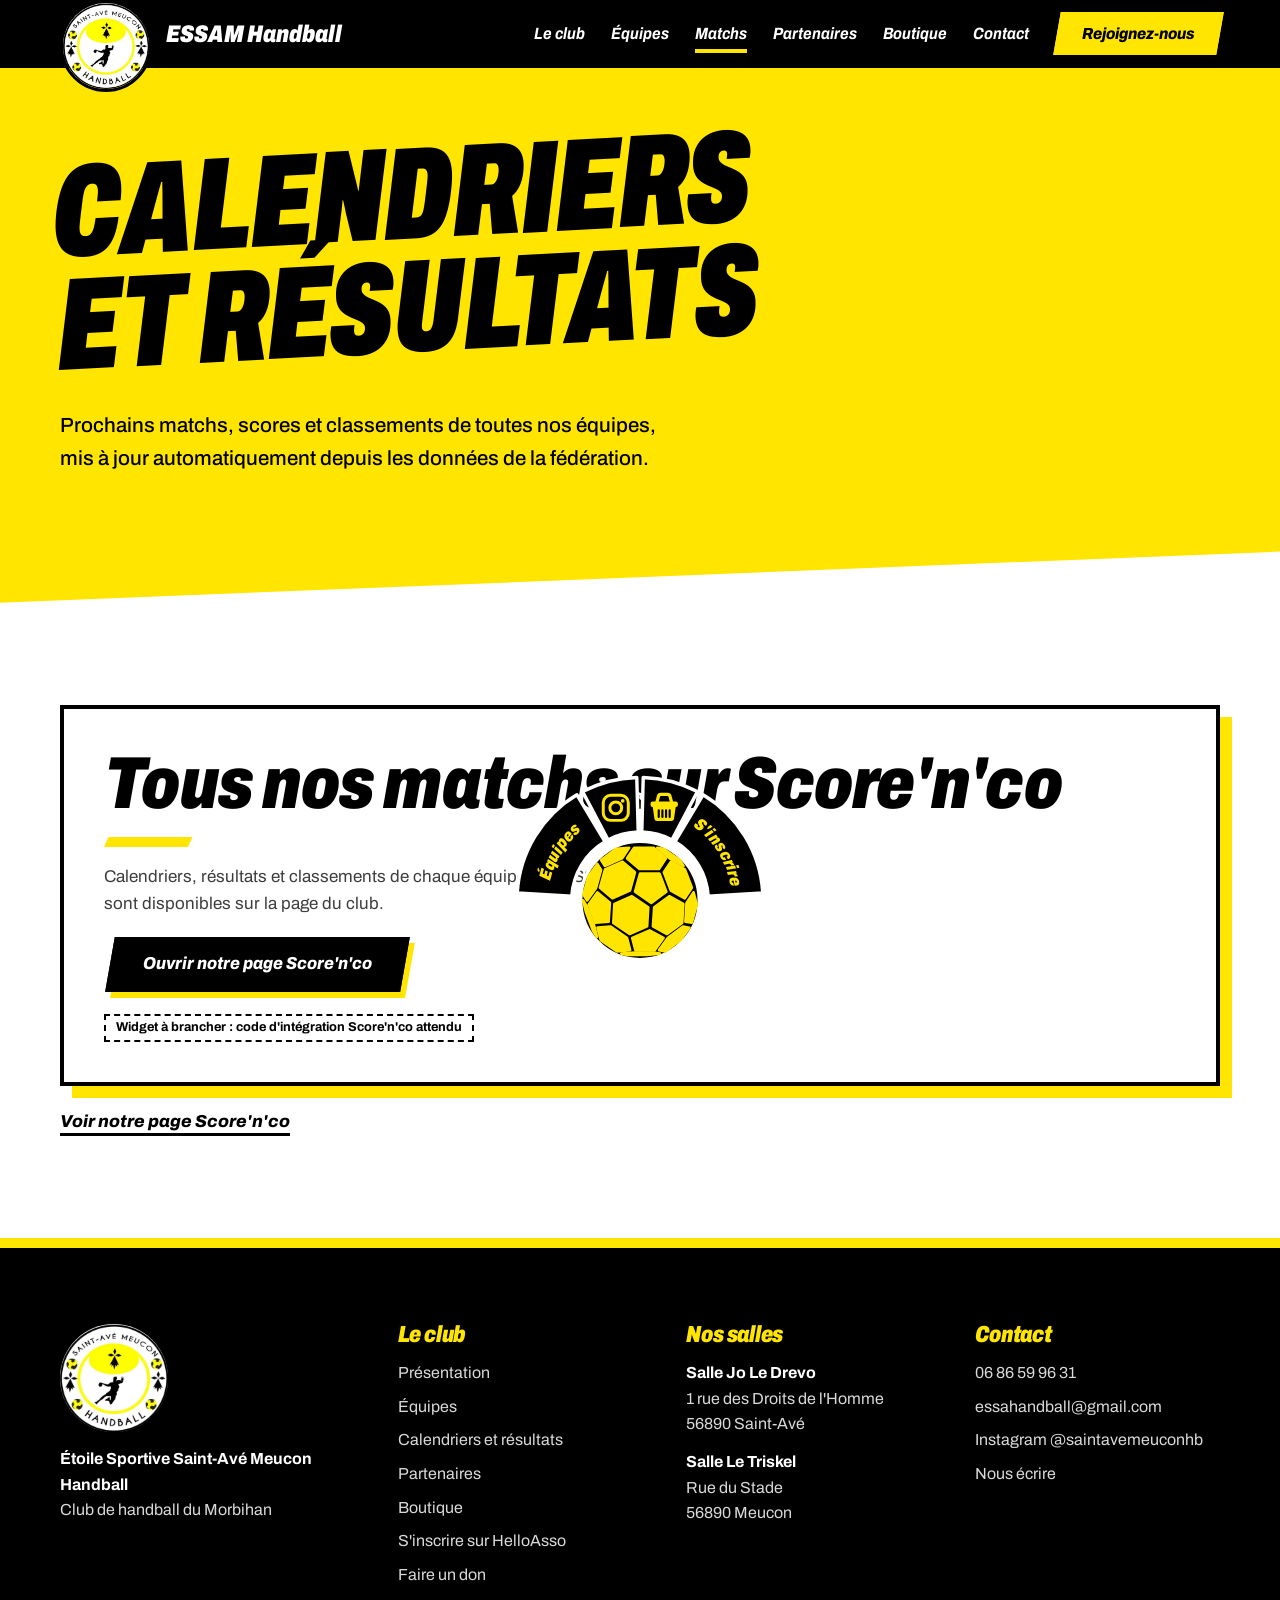
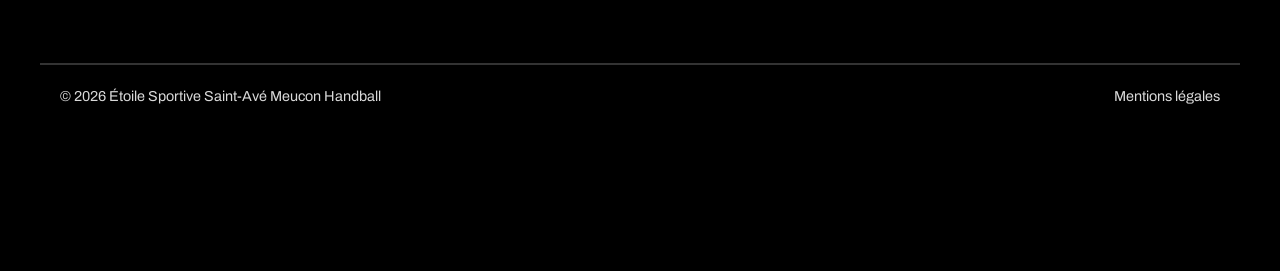
<file: resultats.html>
<!DOCTYPE html>
<html lang="fr">
<head>
  <meta charset="utf-8">
  <meta name="viewport" content="width=device-width, initial-scale=1, viewport-fit=cover">
  <title>Calendriers et résultats – ESSAM Handball</title>
  <meta name="description" content="Prochains matchs, résultats et classements de toutes les équipes de l'ESSAM Handball.">
  
  <link rel="canonical" href="https://essam-handball.fr/resultats.html">
  <meta property="og:type" content="website">
  <meta property="og:site_name" content="ESSAM Handball">
  <meta property="og:locale" content="fr_FR">
  <meta property="og:title" content="Calendriers et résultats – ESSAM Handball">
  <meta property="og:description" content="Prochains matchs, résultats et classements de toutes les équipes de l'ESSAM Handball.">
  <meta property="og:url" content="https://essam-handball.fr/resultats.html">
  <meta property="og:image" content="https://essam-handball.fr/assets/images/logo-essam.jpg">
  <meta name="theme-color" content="#FFE500">
  <link rel="icon" href="assets/images/logo-essam.jpg">
  <link rel="preload" href="assets/fonts/archivo-latin-wdth-italic.woff2" as="font" type="font/woff2" crossorigin>
  <link rel="stylesheet" href="assets/css/style.css">
  
</head>
<body>
<a class="lien-evitement" href="#contenu">Aller au contenu</a>

<!-- Hermine du logo, réutilisée comme motif : <svg class="hermine"><use href="#hermine"/></svg> -->
<svg width="0" height="0" style="position:absolute" aria-hidden="true" focusable="false">
  <symbol id="hermine" viewBox="0 0 40 56">
    <path d="M20 0l5 8-5 8-5-8z M8 9l6 6-6 6-6-6z M32 9l6 6-6 6-6-6z M20 15c1.5 12 9 23 16 31l-9-3-7 13-7-13-9 3c7-8 14.5-19 16-31z"/>
  </symbol>
</svg>

<!-- ======================= EN-TÊTE (commun à toutes les pages) ======================= -->
<header class="entete sur-noir">
  <div class="conteneur entete__barre">
    <a class="marque" href="index.html">
      <img class="marque__logo" src="assets/images/logo-essam.jpg" alt="" width="92" height="92">
      <span class="marque__nom">ESSAM Handball</span>
    </a>

    <button class="burger" type="button" aria-controls="navigation" aria-expanded="false">
      <span class="sr-only">Menu</span>
      <span class="burger__traits" aria-hidden="true"></span>
    </button>

    <nav class="nav" id="navigation" aria-label="Navigation principale">
      <ul class="nav__liste">
        <li><a class="nav__lien" href="club.html">Le club</a></li>
        <li><a class="nav__lien" href="equipes.html">Équipes</a></li>
        <li><a class="nav__lien" href="resultats.html" aria-current="page">Matchs</a></li>
        <li><a class="nav__lien" href="partenaires.html">Partenaires</a></li>
        <li><a class="nav__lien" href="https://www.11teamsports.com/fr-fr/clubshop/saint-ave-meucon-handball/" data-lien="boutique.url" target="_blank" rel="noopener noreferrer">Boutique<span class="sr-only"> (nouvel onglet)</span></a></li>
        <li><a class="nav__lien" href="contact.html">Contact</a></li>
        <li class="nav__cta"><a class="bouton bouton--jaune" href="club.html#inscription"><span>Rejoignez-nous</span></a></li>
      </ul>
    </nav>
  </div>
</header>

<main id="contenu">

  <section class="entete-page" aria-labelledby="titre-page">
    <div class="conteneur entete-page__grille">
      <h1 class="entete-page__titre" id="titre-page">Calendriers et résultats</h1>
      <p class="entete-page__intro">Prochains matchs, scores et classements de toutes nos équipes, mis à jour automatiquement depuis les données de la fédération.</p>
    </div>
  </section>

  <section class="bande bande--blanche" aria-label="Matchs et résultats des équipes">
    <div class="conteneur">
      <!-- Widget Score'n'co complet : l'iframe remplace le bloc de secours dès que
           scorenco.widgetResultats est renseigné dans assets/js/config.js -->
      <div class="cadre-widget" data-widget="scorenco.widgetResultats" data-titre="Calendriers et résultats de l'ESSAM Handball">
        <div class="cadre-widget__secours" data-secours>
          <h2 class="titre">Tous nos matchs sur Score'n'co</h2>
          <p>Calendriers, résultats et classements de chaque équipe de l'ESSAM sont disponibles sur la page du club.</p>
          <a class="bouton" data-lien="scorenco.pageClub" href="https://scorenco.com/hand/clubs/es-saint-ave-meucon-hb-2nbg" target="_blank" rel="noopener noreferrer"><span>Ouvrir notre page Score'n'co</span></a>
          <span class="provisoire">Widget à brancher : code d'intégration Score'n'co attendu</span>
        </div>
      </div>
      <p class="note"><a class="lien-fort" data-lien="scorenco.pageClub" href="https://scorenco.com/hand/clubs/es-saint-ave-meucon-hb-2nbg" target="_blank" rel="noopener noreferrer">Voir notre page Score'n'co</a></p>
    </div>
  </section>
</main>

<!-- ======================= PIED DE PAGE (commun à toutes les pages) ======================= -->
<footer class="pied sur-noir">
  <div class="conteneur pied__grille">
    <div class="pied__colonne">
      <img class="pied__logo" src="assets/images/logo-essam.jpg" alt="" width="108" height="108" loading="lazy">
      <p><strong>Étoile Sportive Saint-Avé Meucon Handball</strong><br>Club de handball du Morbihan</p>
    </div>
    <div class="pied__colonne">
      <h2 class="pied__titre">Le club</h2>
      <ul class="pied__liste">
        <li><a href="club.html">Présentation</a></li>
        <li><a href="equipes.html">Équipes</a></li>
        <li><a href="resultats.html">Calendriers et résultats</a></li>
        <li><a href="partenaires.html">Partenaires</a></li>
        <li><a href="https://www.11teamsports.com/fr-fr/clubshop/saint-ave-meucon-handball/" data-lien="boutique.url" target="_blank" rel="noopener noreferrer">Boutique</a></li>
        <li><a href="https://www.helloasso.com/associations/etoile-sportive-saint-ave-meucon-handball/adhesions/inscription-saison-2026-2027" data-lien="helloasso.inscription" target="_blank" rel="noopener noreferrer">S'inscrire sur HelloAsso</a></li>
        <li><a href="https://www.helloasso.com/associations/etoile-sportive-saint-ave-meucon-handball/formulaires/1" data-lien="helloasso.dons" target="_blank" rel="noopener noreferrer">Faire un don</a></li>
      </ul>
    </div>
    <div class="pied__colonne">
      <h2 class="pied__titre">Nos salles</h2>
      <address>
        <span><strong>Salle Jo Le Drevo</strong><br>1 rue des Droits de l'Homme<br>56890 Saint-Avé</span>
        <span><strong>Salle Le Triskel</strong><br>Rue du Stade<br>56890 Meucon</span>
      </address>
    </div>
    <div class="pied__colonne">
      <h2 class="pied__titre">Contact</h2>
      <ul class="pied__liste">
        <li><a href="tel:+33686599631">06 86 59 96 31</a></li>
        <li><a href="mailto:essahandball@gmail.com">essahandball@gmail.com</a></li>
        <li><a href="https://www.instagram.com/saintavemeuconhb/" data-lien="instagram.compte" target="_blank" rel="noopener noreferrer">Instagram @saintavemeuconhb</a></li>
        <li><a href="contact.html">Nous écrire</a></li>
      </ul>
    </div>
  </div>
  <div class="conteneur pied__bas">
    <span>© <span id="annee">2026</span> Étoile Sportive Saint-Avé Meucon Handball</span>
    <a href="mentions-legales.html">Mentions légales</a>
  </div>
</footer>

<!-- ======================= DOCK : demi-ballon d'accès rapide (commun à toutes les pages) ======================= -->
<!-- Généré par outils/dock.py. De gauche à droite : Équipes (2/6), Instagram (1/6), Boutique (1/6), S'inscrire (2/6).
     Le ballon est dessiné et animé par assets/js/ballon.js -->
<nav class="dock" aria-label="Accès rapides">
  <svg viewBox="-118 -118 236 118" role="presentation">
    <defs>
      <path id="arc-equipes" d="M-80.35 -4.91 A80.5 80.5 0 0 1 -41.26 -69.12"/>
      <path id="arc-inscription" d="M41.26 -69.12 A80.5 80.5 0 0 1 80.35 -4.91"/>
    </defs>
    <g class="dock__ballon" aria-hidden="true">
      <circle class="dock__ballon-fond" r="52"/>
      <g class="dock__panneaux" data-ballon></g>
    </g>
    <a class="dock__seg" href="equipes.html" aria-label="Nos équipes" style="--dx:-5.1px;--dy:-3.1px">
      <title>Nos équipes</title>
      <path d="M-107.80 -6.59 A108 108 0 0 1 -55.35 -92.74 L-30.75 -51.52 A60 60 0 0 0 -59.89 -3.66Z"/>
      <text><textPath href="#arc-equipes" startOffset="50%" text-anchor="middle">Équipes</textPath></text>
    </a>
    <a class="dock__seg" href="https://www.instagram.com/saintavemeuconhb/" data-lien="instagram.compte" target="_blank" rel="noopener noreferrer" aria-label="Le club sur Instagram" style="--dx:-1.5px;--dy:-5.8px">
      <title>Le club sur Instagram</title>
      <path d="M-50.43 -95.51 A108 108 0 0 1 -2.83 -107.96 L-1.57 -59.98 A60 60 0 0 0 -28.01 -53.06Z"/>
      <g class="dock__icone dock__icone--insta" transform="translate(-21.27 -81.26)"><rect x="-11" y="-11" width="22" height="22" rx="6.5"/><circle r="5.2"/><circle class="dock__point" cx="6.1" cy="-6.1" r="1.6"/></g>
    </a>
    <a class="dock__seg" href="https://www.11teamsports.com/fr-fr/clubshop/saint-ave-meucon-handball/" data-lien="boutique.url" target="_blank" rel="noopener noreferrer" aria-label="Boutique du club sur 11teamsports" style="--dx:1.5px;--dy:-5.8px">
      <title>Boutique du club sur 11teamsports</title>
      <path d="M2.83 -107.96 A108 108 0 0 1 50.43 -95.51 L28.01 -53.06 A60 60 0 0 0 1.57 -59.98Z"/>
      <g class="dock__icone dock__icone--panier" transform="translate(21.27 -81.26)"><path class="anse" d="M-6.6 -4.5 L-5 -10.4 Q-4.6 -11.8 -3.1 -11.8 L3.1 -11.8 Q4.6 -11.8 5 -10.4 L6.6 -4.5"/><rect class="plein" x="-12" y="-5.6" width="24" height="4.8" rx="1.8"/><path class="plein" d="M-10.2 -1.6 L10.2 -1.6 L8.6 9.6 Q8.3 11.6 6.3 11.6 L-6.3 11.6 Q-8.3 11.6 -8.6 9.6Z"/><path class="fente" d="M-4.8 2.2 V8 M-1.6 2.2 V8 M1.6 2.2 V8 M4.8 2.2 V8"/></g>
    </a>
    <a class="dock__seg" href="https://www.helloasso.com/associations/etoile-sportive-saint-ave-meucon-handball/adhesions/inscription-saison-2026-2027" data-lien="helloasso.inscription" target="_blank" rel="noopener noreferrer" aria-label="S'inscrire pour la saison sur HelloAsso" style="--dx:5.1px;--dy:-3.1px">
      <title>S'inscrire pour la saison sur HelloAsso</title>
      <path d="M55.35 -92.74 A108 108 0 0 1 107.80 -6.59 L59.89 -3.66 A60 60 0 0 0 30.75 -51.52Z"/>
      <text><textPath href="#arc-inscription" startOffset="50%" text-anchor="middle">S'inscrire</textPath></text>
    </a>
  </svg>
</nav>

<script src="assets/js/config.js"></script>
<script src="assets/js/main.js"></script>
<script src="assets/js/ballon.js"></script>
</body>
</html>
</file>
<file: assets/css/style.css>
/* ==========================================================================
   ESSAM Handball — feuille de style du site
   Direction « bold & dynamic », tirée du logo : jaune citron, noir pur, blanc.
   Concept : le nom du club posé en très grand, en italique et en biais, sur un
   aplat jaune ; le blason en macaron ; l'hermine bretonne du logo comme motif
   (bandeau défilant, semé). Une seule famille de caractères, Archivo, dont la
   largeur varie : étroite pour les très grands titres, normale pour le texte.
   ========================================================================== */

@font-face {
  font-family: "Archivo";
  font-style: normal; font-weight: 100 900; font-stretch: 62% 125%; font-display: swap;
  src: url("../fonts/archivo-latin-wdth-normal.woff2") format("woff2");
}
@font-face {
  font-family: "Archivo";
  font-style: italic; font-weight: 100 900; font-stretch: 62% 125%; font-display: swap;
  src: url("../fonts/archivo-latin-wdth-italic.woff2") format("woff2");
}

:root {
  --jaune: #FFE500;
  --jaune-pale: #FFF7B0;
  --noir: #000000;
  --blanc: #FFFFFF;
  --encre: #3D3D3D;        /* texte secondaire sur fond clair */
  --brume: #D9D9D9;        /* texte secondaire sur fond noir */
  --bleu: #003366;         /* réservé au focus clavier */
  --info: #0277BD;         /* messages fonctionnels uniquement */
  --info-fond: #E3F2FD;

  --police: "Archivo", "Helvetica Neue", Arial, sans-serif;
  --largeur: 1200px;
  --dock-l: clamp(232px, 21vw, 272px);  /* largeur du demi-ballon ; sa hauteur en est la moitié */
  --gouttiere: 20px;
  --ombre: var(--noir);    /* couleur de l'ombre portée dure, redéfinie par bande */
  color-scheme: light;
}

/* ---------- Bases ---------- */
*, *::before, *::after { box-sizing: border-box; }
html { scroll-behavior: smooth; overflow-x: clip; }
body {
  margin: 0; overflow-x: clip;
  background: var(--blanc); color: var(--noir);
  font-family: var(--police); font-stretch: 100%;
  font-size: 1.0625rem; line-height: 1.6;
  -webkit-font-smoothing: antialiased;
}
img, svg { max-width: 100%; display: block; }
[hidden] { display: none !important; }
a { color: inherit; }
p { margin: 0; }
h1, h2, h3 {
  margin: 0; font-style: italic; font-weight: 900; font-stretch: 78%;
  line-height: .95; letter-spacing: -.01em; text-wrap: balance;
}
:focus-visible { outline: 3px solid var(--bleu); outline-offset: 4px; }
.sur-noir :focus-visible { outline-color: var(--jaune); }

.sr-only { position: absolute; width: 1px; height: 1px; overflow: hidden; clip: rect(0 0 0 0); white-space: nowrap; }
.lien-evitement { position: absolute; left: 12px; top: -80px; z-index: 100; background: var(--noir); color: var(--blanc); padding: 12px 18px; font-weight: 800; }
.lien-evitement:focus { top: 12px; }

.conteneur {
  width: 100%; max-width: var(--largeur); margin-inline: auto;
  padding-left: max(var(--gouttiere), env(safe-area-inset-left, 0px));
  padding-right: max(var(--gouttiere), env(safe-area-inset-right, 0px));
}

.hermine { width: .62em; height: .87em; fill: currentColor; flex: none; }

/* ---------- Boutons : parallélogrammes à ombre dure ---------- */
.bouton {
  display: inline-block; padding: 14px 30px;
  font-style: italic; font-weight: 800; font-stretch: 92%; font-size: 1.08rem; line-height: 1.2;
  text-decoration: none; text-align: center; cursor: pointer;
  background: var(--noir); color: var(--blanc);
  border: 3px solid var(--noir);
  transform: skewX(-10deg);
  box-shadow: 6px 6px 0 var(--ombre);
  transition: transform .15s ease, box-shadow .15s ease;
}
.bouton > span { display: block; transform: skewX(10deg); }
.bouton:hover { transform: skewX(-10deg) translate(-3px, -3px); box-shadow: 9px 9px 0 var(--ombre); }
.bouton:active { transform: skewX(-10deg) translate(3px, 3px); box-shadow: 2px 2px 0 var(--ombre); }
.bouton--jaune { background: var(--jaune); color: var(--noir); border-color: var(--jaune); }
.bouton--ligne { background: transparent; color: var(--noir); box-shadow: none; }
.bouton--ligne:hover, .bouton--ligne:active { box-shadow: none; background: var(--noir); color: var(--blanc); }

/* ---------- En-tête ---------- */
.entete { position: sticky; top: env(safe-area-inset-top, 0px); z-index: 50; background: var(--noir); color: var(--blanc); }
.entete__barre { display: flex; align-items: center; justify-content: space-between; gap: 20px; min-height: 68px; }

.marque { display: flex; align-items: center; gap: 14px; text-decoration: none; }
.marque__logo {
  width: 92px; height: 92px; border-radius: 50%; background: var(--blanc);
  border: 3px solid var(--noir); margin-block: -4px -28px;   /* le blason dépasse sous la barre */
  transition: transform .25s ease;
}
.marque:hover .marque__logo { transform: rotate(-10deg); }
.marque__nom { font-style: italic; font-weight: 900; font-stretch: 80%; font-size: 1.5rem; line-height: 1; }

.nav__liste { display: flex; align-items: center; gap: 2px; list-style: none; margin: 0; padding: 0; }
.nav__lien {
  display: block; padding: 10px 12px; white-space: nowrap; text-decoration: none;
  font-style: italic; font-weight: 700; font-stretch: 88%; font-size: 1.02rem;
  background: linear-gradient(var(--jaune), var(--jaune)) no-repeat 12px calc(100% - 4px) / 0 4px;
  transition: background-size .2s ease;
}
.nav__lien:hover, .nav__lien[aria-current="page"] { background-size: calc(100% - 24px) 4px; }
.nav__cta { margin-left: 14px; }
.nav__cta .bouton { padding: 9px 22px; font-size: 1rem; box-shadow: none; }

.burger { display: none; width: 48px; height: 48px; padding: 0; background: var(--jaune); color: var(--noir); border: 0; cursor: pointer; transform: skewX(-10deg); }
.burger__traits, .burger__traits::before, .burger__traits::after { display: block; width: 22px; height: 3px; background: currentColor; transition: transform .2s ease; }
.burger__traits { position: relative; margin: 0 auto; }
.burger__traits::before, .burger__traits::after { content: ""; position: absolute; left: 0; }
.burger__traits::before { top: -7px; }
.burger__traits::after { top: 7px; }
.burger[aria-expanded="true"] .burger__traits { background: transparent; }
.burger[aria-expanded="true"] .burger__traits::before { transform: translateY(7px) rotate(45deg); }
.burger[aria-expanded="true"] .burger__traits::after { transform: translateY(-7px) rotate(-45deg); }

@media (max-width: 1140px) {
  .burger { display: block; }
  .marque__logo { width: 70px; height: 70px; margin-block: -2px -16px; }
  .nav { display: none; position: absolute; left: 0; right: 0; top: 100%; background: var(--noir); max-height: calc(100vh - 80px); overflow-y: auto; }
  .nav.est-ouverte { display: block; }
  .nav__liste { flex-direction: column; align-items: stretch; gap: 0; padding: 26px max(var(--gouttiere), env(safe-area-inset-left, 0px)) 26px; }
  .nav__lien { padding: 12px 0; font-size: 1.7rem; font-weight: 900; font-stretch: 78%; background-position: 0 calc(100% - 4px); }
  .nav__lien:hover, .nav__lien[aria-current="page"] { background-size: 64px 4px; }
  .nav__cta { margin: 20px 6px 0; }
  .nav__cta .bouton { display: block; padding: 14px 22px; }
}

/* ---------- Bannière ---------- */
.hero { --ombre: var(--blanc); background: var(--jaune); overflow: hidden; }
.hero__grille {
  display: grid; grid-template-columns: minmax(0, 1.5fr) minmax(0, 1fr);
  gap: 24px clamp(24px, 4vw, 56px); align-items: end;
  padding-block: clamp(64px, 8vw, 104px) clamp(72px, 9vw, 120px);
}
.hero__titre {
  font-stretch: 66%; text-transform: uppercase; line-height: .84; letter-spacing: -.015em;
  font-size: clamp(3.9rem, 15.4vw, 9.4rem);
  transform: rotate(-4deg); transform-origin: 0 100%;
  text-wrap: nowrap;
}
.hero__titre span { display: block; }
.hero__titre .amorce { font-size: .34em; font-stretch: 100%; line-height: 1.1; letter-spacing: 0; margin-bottom: .18em; }
.hero__cote { display: grid; gap: 26px; justify-items: start; min-width: 0; }
.hero__blason {
  width: clamp(150px, 24vw, 290px); height: auto; aspect-ratio: 1; border-radius: 50%;
  background: var(--blanc); border: 4px solid var(--noir);
  box-shadow: 10px 10px 0 var(--noir);
  transform: rotate(9deg); justify-self: end; margin-bottom: 8px;
}
.hero__accroche { font-size: clamp(1.08rem, 1.5vw, 1.25rem); font-weight: 500; max-width: 40ch; }
.hero__actions { display: flex; flex-wrap: wrap; gap: 18px 22px; padding-left: 6px; }

@media (max-width: 600px) {
  :root { --dock-l: 236px; }
  .hero__grille { padding-top: 48px !important; }
  .hero__blason { display: none; }
  .hero__actions .bouton { padding: 12px 20px; font-size: 1rem; }
}
@media (max-width: 860px) {
  .hero__grille { grid-template-columns: 1fr; padding-top: 72px; }
  .hero__cote { grid-template-columns: minmax(0, 1fr) auto; align-items: center; gap: 22px 18px; }
  .hero__blason { grid-column: 2; grid-row: 1; width: clamp(108px, 28vw, 190px); margin: 0 6px 0 0; box-shadow: 6px 6px 0 var(--noir); }
  .hero__accroche { grid-column: 1; grid-row: 1; }
  .hero__actions { grid-column: 1 / -1; }
}

/* Entrée de la bannière, une seule fois au chargement */
@media (prefers-reduced-motion: no-preference) {
  .hero__titre span { animation: entree-ligne .6s cubic-bezier(.2, .8, .2, 1) backwards; }
  .hero__titre span:nth-child(2) { animation-delay: .07s; }
  .hero__titre span:nth-child(3) { animation-delay: .14s; }
  .hero__titre span:nth-child(4) { animation-delay: .21s; }
  .hero__blason { animation: entree-blason .8s cubic-bezier(.2, .9, .3, 1.2) .25s backwards; }
}
@keyframes entree-ligne { from { transform: translateX(-12vw); opacity: 0; } }
@keyframes entree-blason { from { transform: rotate(-70deg) scale(.5); opacity: 0; } }

/* ---------- Bandeau défilant aux hermines ---------- */
.bandeau {
  position: relative; z-index: 2; background: var(--noir); color: var(--jaune);
  transform: rotate(-2deg) scaleX(1.06); margin-block: -30px;
  padding-block: 12px; overflow: hidden;
}
.bandeau__piste { display: flex; width: max-content; }
.bandeau__groupe {
  display: flex; align-items: center; gap: 28px; padding-right: 28px; margin: 0; list-style: none;
  font-style: italic; font-weight: 900; font-stretch: 70%; font-size: clamp(1.5rem, 3.4vw, 2.3rem);
  text-transform: uppercase; line-height: 1; white-space: nowrap;
}
.bandeau__groupe li { display: flex; align-items: center; gap: 28px; }
@media (prefers-reduced-motion: no-preference) {
  .bandeau__piste { animation: defile 32s linear infinite; }
}
@keyframes defile { to { transform: translateX(-50%); } }

/* ---------- Bandes de section ---------- */
.bande { padding-block: clamp(64px, 8vw, 112px); }
.bande--blanche { background: var(--blanc); --ombre: var(--jaune); }
.bande--noire { background: var(--noir); color: var(--blanc); --ombre: var(--blanc); }
.bande--pale { background: var(--jaune-pale); --ombre: var(--noir); }
.bande--jaune { background: var(--jaune); --ombre: var(--blanc); }
.bande--suit-bandeau { padding-top: clamp(96px, 11vw, 150px); }

.titre { font-size: clamp(2.6rem, 6.4vw, 4.6rem); }
.titre::after {
  content: ""; display: block; width: 84px; height: 10px; margin-top: 18px;
  background: var(--jaune); transform: skewX(-24deg); transform-origin: 0 100%;
}
.bande--jaune .titre::after, .bande--pale .titre::after { background: var(--noir); }
.tete {
  display: flex; flex-wrap: wrap; align-items: flex-end; justify-content: space-between;
  gap: 18px 32px; margin-bottom: clamp(30px, 4vw, 48px);
}
.lien-fort { font-style: italic; font-weight: 800; font-size: 1.08rem; text-underline-offset: 6px; text-decoration-thickness: 3px; }
.lien-fort:hover { text-decoration-color: var(--jaune); }
.bande--pale .lien-fort:hover { text-decoration-color: var(--encre); }

/* Contenu provisoire : étiquette à retirer quand le vrai contenu arrive */
.provisoire {
  display: inline-block; justify-self: start; padding: 3px 10px;
  border: 2px dashed currentColor; font-size: .8rem; font-weight: 700; line-height: 1.4;
}

/* ---------- Le club ---------- */
.club { display: grid; grid-template-columns: minmax(0, 1.1fr) minmax(0, .9fr); gap: clamp(36px, 6vw, 80px); align-items: center; }
.club__texte { display: grid; gap: 20px; min-width: 0; justify-items: start; }
.club__texte p { max-width: 58ch; color: var(--encre); }
.club__texte p.chapo { font-size: 1.3rem; font-weight: 600; line-height: 1.4; color: var(--noir); }
.club__texte .bouton { margin: 8px 0 0 6px; }
@media (max-width: 860px) { .club { grid-template-columns: 1fr; } }

/* Semé d'hermines : visuel d'attente, et motif de la charte */
.seme {
  display: grid; place-items: end start; aspect-ratio: 4 / 3; max-width: 100%; padding: 16px;
  background-color: var(--jaune);
  background-image: url("data:image/svg+xml,%3Csvg xmlns='http://www.w3.org/2000/svg' width='120' height='136' viewBox='0 0 120 136'%3E%3Cg fill='%23000'%3E%3Cpath id='h' d='M20 0l5 8-5 8-5-8z M8 9l6 6-6 6-6-6z M32 9l6 6-6 6-6-6z M20 15c1.5 12 9 23 16 31l-9-3-7 13-7-13-9 3c7-8 14.500-19 16-31z' transform='translate(10 6)'/%3E%3Cpath d='M20 0l5 8-5 8-5-8z M8 9l6 6-6 6-6-6z M32 9l6 6-6 6-6-6z M20 15c1.5 12 9 23 16 31l-9-3-7 13-7-13-9 3c7-8 14.500-19 16-31z' transform='translate(70 74)'/%3E%3C/g%3E%3C/svg%3E");
  background-size: 96px auto;
  border: 4px solid var(--noir); box-shadow: 12px 12px 0 var(--noir);
}
.seme--penche { transform: rotate(3deg); }
.seme .provisoire { background: var(--blanc); border-style: solid; }

/* ---------- Rangs : grandes lignes typographiques (salles, équipes) ---------- */
.rangs { list-style: none; margin: 0; padding: 0; border-bottom: 4px solid currentColor; }
.rang {
  display: grid; grid-template-columns: minmax(0, 1fr) auto; align-items: baseline; gap: 6px 28px;
  padding: 18px 0; border-top: 4px solid currentColor; text-decoration: none;
  transition: background-color .15s ease, padding .2s ease;
}
.rang__nom { font-style: italic; font-weight: 900; font-stretch: 70%; line-height: .95; text-transform: uppercase; font-size: clamp(2.6rem, 8.6vw, 5.6rem); }
.rang__detail { font-weight: 600; font-size: 1.05rem; text-align: right; }
a.rang:hover { background: var(--jaune); padding-inline: 20px; }
.rangs--salles { margin-top: clamp(48px, 6vw, 80px); }
.rangs--salles .rang__nom { font-size: clamp(1.9rem, 5vw, 3.2rem); }
@media (max-width: 620px) {
  .rang { grid-template-columns: 1fr; }
  .rang__detail { text-align: left; }
}
.note { margin-top: 22px; }

/* ---------- Prochains matchs ---------- */
.matchs { display: grid; grid-template-columns: minmax(0, 1fr) minmax(0, 1fr); gap: 24px clamp(36px, 6vw, 72px); align-items: end; }
.matchs__texte { display: grid; gap: 24px; justify-items: start; min-width: 0; }
.matchs__texte p { color: var(--brume); max-width: 44ch; }
.matchs__texte .bouton { margin-left: 6px; }
@media (max-width: 900px) { .matchs { grid-template-columns: 1fr; } }

/* ---------- Cadre des widgets externes (Score'n'co, HelloAsso) ---------- */
.cadre-widget { --ombre: var(--jaune); min-width: 0; background: var(--blanc); color: var(--noir); border: 4px solid var(--noir); box-shadow: 12px 12px 0 var(--jaune); }
.bande--noire .cadre-widget { border-color: var(--blanc); }
.cadre-widget iframe { display: block; width: 100%; border: 0; }
.cadre-widget__secours { display: grid; gap: 16px; justify-items: start; padding: clamp(24px, 4vw, 40px); }
.cadre-widget__secours h3 { font-size: clamp(1.7rem, 3.4vw, 2.3rem); }
.cadre-widget__secours p { color: var(--encre); max-width: 52ch; }
.cadre-widget__secours .bouton { margin: 4px 0 6px 6px; }

/* ---------- Partenaires ---------- */
.partenaires { display: grid; grid-template-columns: repeat(auto-fit, minmax(160px, 1fr)); gap: 18px; list-style: none; margin: 0; padding: 0; }
.partenaire { display: grid; place-items: center; min-height: 112px; padding: 16px; text-align: center; border: 2px dashed var(--noir); font-size: .9rem; font-weight: 600; color: var(--encre); }
.partenaire a { display: grid; place-items: center; width: 100%; height: 100%; }
.partenaire img { max-height: 80px; width: auto; }
.soutien { padding: clamp(22px, 4vw, 32px); background: var(--blanc); border: 4px solid var(--noir); box-shadow: 10px 10px 0 var(--noir); --ombre: var(--jaune); }
.soutien__titre { font-size: clamp(2rem, 4vw, 2.6rem); }
.bande--jaune .soutien > p { color: var(--encre); }
/* Logo de partenaire : carte blanche à hauteur fixe, logo en couleur contenu dedans */
.logo-partenaire a {
  display: grid; place-items: center; height: 120px; padding: 14px 18px;
  background: var(--blanc); border: 3px solid var(--noir); box-shadow: 6px 6px 0 var(--noir);
  transition: transform .15s ease, box-shadow .15s ease;
}
.logo-partenaire a:hover, .logo-partenaire a:focus-visible { transform: translate(-3px, -3px); box-shadow: 9px 9px 0 var(--jaune); }
.logo-partenaire img { max-width: 100%; max-height: 86px; width: auto; height: auto; object-fit: contain; }
.grille-partenaires { display: grid; grid-template-columns: repeat(3, minmax(0, 1fr)); gap: 26px; list-style: none; margin: 0; padding: 0; }

/* Bandeau défilant de l'accueil : deux listes identiques. Le défilement automatique
   et manuel (glisser, faire défiler, flèches) est géré dans main.js */
.defile-partenaires {
  overflow-x: auto; overscroll-behavior-x: contain; scrollbar-width: none;
  padding-block: 8px 18px; cursor: grab;
  -webkit-mask-image: linear-gradient(90deg, transparent, #000 7%, #000 93%, transparent);
          mask-image: linear-gradient(90deg, transparent, #000 7%, #000 93%, transparent);
}
.defile-partenaires::-webkit-scrollbar { display: none; }
.defile-partenaires.est-tire { cursor: grabbing; }
.defile-partenaires.est-tire a { pointer-events: none; }
.defile-partenaires__piste { display: flex; width: max-content; }
.defile-partenaires__liste { display: flex; gap: 28px; padding: 0 28px 0 0; margin: 0; list-style: none; }
.defile-partenaires .logo-partenaire a { width: 220px; -webkit-user-drag: none; }
.defile-partenaires img { -webkit-user-drag: none; user-select: none; }
.defile-partenaires__commandes { display: flex; justify-content: flex-end; gap: 14px; margin-bottom: 26px; padding-right: 6px; }
.fleche-defile {
  display: grid; place-items: center; width: 52px; height: 44px; padding: 0; cursor: pointer;
  background: var(--noir); color: var(--jaune); border: 3px solid var(--noir);
  transform: skewX(-10deg); box-shadow: 5px 5px 0 var(--jaune);
  transition: transform .15s ease, box-shadow .15s ease;
}
.fleche-defile svg { width: 22px; height: 22px; transform: skewX(10deg); fill: none; stroke: currentColor; stroke-width: 3; stroke-linecap: round; stroke-linejoin: round; }
.fleche-defile:hover { transform: skewX(-10deg) translate(-2px, -2px); box-shadow: 7px 7px 0 var(--jaune); }
.fleche-defile:active { transform: skewX(-10deg) translate(2px, 2px); box-shadow: 2px 2px 0 var(--jaune); }
@media (prefers-reduced-motion: reduce) {
  .defile-partenaires__liste[aria-hidden="true"] { display: none; }
  .defile-partenaires__liste { padding-left: max(var(--gouttiere), env(safe-area-inset-left, 0px)); }
}
@media (max-width: 600px) {
  .defile-partenaires .logo-partenaire a { width: 170px; height: 100px; }
  .defile-partenaires .logo-partenaire img { max-height: 66px; }
  .grille-partenaires { grid-template-columns: repeat(2, minmax(0, 1fr)); gap: 18px; }
}

.appel {
  display: flex; flex-wrap: wrap; align-items: center; justify-content: space-between; gap: 22px 32px;
  margin-top: 36px; padding: 28px 30px; background: var(--noir); color: var(--blanc); --ombre: var(--blanc);
}
.appel h3 { font-size: 2rem; margin-bottom: 8px; }
.appel p { max-width: 54ch; color: var(--brume); }
.appel__actions, .actions { display: flex; flex-wrap: wrap; gap: 16px 22px; padding-left: 6px; }
.actions { margin-top: 26px; }

/* ---------- Pied de page ---------- */
.pied { background: var(--noir); color: var(--brume); font-size: 1rem; border-top: 10px solid var(--jaune); }
.pied__grille { display: grid; grid-template-columns: 1.2fr repeat(3, minmax(0, 1fr)); gap: 36px 44px; padding-block: clamp(48px, 6vw, 76px); }
.pied__colonne { display: grid; align-content: start; gap: 14px; min-width: 0; }
.pied__logo { width: 108px; height: 108px; border-radius: 50%; background: var(--blanc); }
.pied__titre { font-size: 1.45rem; color: var(--jaune); }
.pied__liste { display: grid; gap: 8px; list-style: none; margin: 0; padding: 0; }
.pied a { text-decoration: none; overflow-wrap: anywhere; }
.pied a:hover { color: var(--jaune); text-decoration: underline; text-underline-offset: 4px; }
.pied address { font-style: normal; display: grid; gap: 12px; }
.pied strong { color: var(--blanc); }
.pied__bas { display: flex; flex-wrap: wrap; justify-content: space-between; gap: 10px 24px; padding-top: 20px; padding-bottom: calc(28px + var(--dock-l) / 2); border-top: 2px solid #333; font-size: .9rem; }
@media (max-width: 900px) { .pied__grille { grid-template-columns: repeat(2, minmax(0, 1fr)); } }
@media (max-width: 540px) { .pied__grille { grid-template-columns: 1fr; } }

/* ==========================================================================
   Pages intérieures
   ========================================================================== */

/* Bannière de page : aplat jaune coupé en biais, titre géant incliné */
.entete-page {
  --ombre: var(--blanc); background: var(--jaune);
  clip-path: polygon(0 0, 100% 0, 100% calc(100% - clamp(28px, 4vw, 56px)), 0 100%);
  padding-block: clamp(56px, 7vw, 96px) clamp(84px, 10vw, 140px);
}
.entete-page__grille { display: grid; gap: 26px; justify-items: start; }
.entete-page__titre {
  font-stretch: 66%; text-transform: uppercase; line-height: .86;
  font-size: clamp(3.4rem, 12.5vw, 8.2rem);
  transform: rotate(-3deg); transform-origin: 0 100%;
}
.entete-page__intro { max-width: 52ch; font-size: clamp(1.1rem, 1.6vw, 1.3rem); font-weight: 500; }
.entete-page__ancres { display: flex; flex-wrap: wrap; gap: 14px 18px; list-style: none; margin: 6px 0 0; padding: 0 0 0 6px; }
.entete-page__ancres .bouton { padding: 10px 22px; }
@media (prefers-reduced-motion: no-preference) {
  .entete-page__titre { animation: entree-ligne .6s cubic-bezier(.2, .8, .2, 1) backwards; }
}

.grille-2 { display: grid; grid-template-columns: minmax(0, 1fr) minmax(0, 1fr); gap: clamp(36px, 6vw, 80px); align-items: start; }
.grille-2 > * { min-width: 0; }
@media (max-width: 860px) { .grille-2 { grid-template-columns: 1fr; } }

.pile { display: grid; gap: 20px; justify-items: start; }
.pile > p { max-width: 62ch; color: var(--encre); }
.bande--noire .pile > p { color: var(--brume); }
.pile .bouton { margin-left: 6px; }
.a-completer { font-style: italic; color: var(--encre); }

/* Bureau et encadrement */
.personnes { display: grid; grid-template-columns: repeat(auto-fit, minmax(220px, 1fr)); gap: 26px; list-style: none; margin: 0; padding: 0; }
.personne { display: grid; gap: 8px; align-content: start; padding: 22px; background: var(--blanc); border: 4px solid var(--noir); box-shadow: 8px 8px 0 var(--noir); }
.personne__role { font-style: italic; font-weight: 900; font-stretch: 78%; font-size: 1.7rem; line-height: 1; }

/* Tableau (planning) */
.tableau { overflow-x: auto; border: 4px solid var(--noir); background: var(--blanc); }
.tableau table { width: 100%; min-width: 560px; border-collapse: collapse; font-variant-numeric: tabular-nums; }
.tableau th, .tableau td { padding: 14px 18px; text-align: left; border-bottom: 3px solid var(--noir); }
.tableau thead th { background: var(--noir); color: var(--jaune); font-style: italic; font-weight: 900; font-stretch: 85%; font-size: 1.1rem; }
.tableau tbody th { font-style: italic; font-weight: 900; font-stretch: 78%; font-size: 1.4rem; }
.tableau tbody tr:last-child > * { border-bottom: 0; }

/* Étapes d'inscription : une vraie suite, d'où les numéros */
.etapes { counter-reset: etape; display: grid; grid-template-columns: repeat(auto-fit, minmax(230px, 1fr)); gap: 30px; list-style: none; margin: 0; padding: 0; }
.etape { counter-increment: etape; display: grid; gap: 10px; align-content: start; padding-top: 16px; border-top: 6px solid var(--noir); }
.etape::before { content: counter(etape); font-style: italic; font-weight: 900; font-stretch: 66%; font-size: 5.4rem; line-height: .8; }
.etape h3 { font-size: 1.9rem; }
.etape p { max-width: 40ch; }

/* Catégorie d'équipes */
.equipe-bloc { scroll-margin-top: 90px; position: relative; overflow: hidden; isolation: isolate; }
/* Photo en filigrane : le noir et blanc se fond dans la couleur du bandeau (multiplication),
   fondu en haut et en bas pour se raccorder aux bandes voisines */
.equipe-bloc__photo {
  position: absolute; inset: 0; z-index: -1; pointer-events: none;
  background-size: cover; background-position: 50% 38%; background-repeat: no-repeat;
  mix-blend-mode: multiply; opacity: 0; transform: scale(1.12);
  -webkit-mask-image: linear-gradient(to bottom, transparent 0, #000 22%, #000 78%, transparent 100%);
          mask-image: linear-gradient(to bottom, transparent 0, #000 22%, #000 78%, transparent 100%);
  transition: opacity .6s ease, transform 1.8s cubic-bezier(.2, .7, .2, 1);
}
/* Révélée au survol de la catégorie (ou quand un de ses liens reçoit le focus clavier) */
.equipe-bloc:hover .equipe-bloc__photo, .equipe-bloc:focus-within .equipe-bloc__photo { opacity: .16; transform: scale(1.02); }
.bande--pale.equipe-bloc:hover .equipe-bloc__photo, .bande--pale.equipe-bloc:focus-within .equipe-bloc__photo { opacity: .2; }
@media (prefers-reduced-motion: reduce) {
  .equipe-bloc__photo { transition: none; transform: none; }
}
.equipe-bloc__grille { display: grid; grid-template-columns: minmax(0, .7fr) minmax(0, 1.3fr); gap: 20px clamp(36px, 6vw, 80px); align-items: start; }
.equipe-bloc__titre { font-stretch: 66%; text-transform: uppercase; line-height: .85; font-size: clamp(3.8rem, 12vw, 7.6rem); transform: rotate(-3deg); transform-origin: 0 100%; }
.equipe-bloc__texte { display: grid; gap: 18px; min-width: 0; }
.equipe-bloc__encadrement { color: var(--encre); }
@media (max-width: 860px) { .equipe-bloc__grille { grid-template-columns: 1fr; } }
.equipes-liste { list-style: none; margin: 0; padding: 0; border-bottom: 4px solid var(--noir); }
.equipe-ligne {
  display: grid; grid-template-columns: minmax(0, 1fr) auto; align-items: center; gap: 12px 24px;
  padding: 18px 0; border-top: 4px solid var(--noir);
}
.equipe-ligne__texte { display: grid; gap: 4px; min-width: 0; }
.equipe-ligne__nom { font-size: clamp(1.7rem, 3.4vw, 2.3rem); }
.equipe-ligne__championnat { color: var(--encre); }
.equipe-ligne .bouton { padding: 10px 20px; font-size: .98rem; margin-right: 6px; }
@media (max-width: 560px) {
  .equipe-ligne { grid-template-columns: 1fr; }
  .equipe-ligne .bouton { justify-self: start; margin-left: 6px; }
}

/* Salles, coordonnées */
.salles-liste { display: grid; grid-template-columns: repeat(auto-fit, minmax(260px, 1fr)); gap: 26px; list-style: none; margin: 0; padding: 0; }
.salle { display: grid; gap: 10px; align-content: start; padding: 24px; background: var(--noir); color: var(--blanc); --ombre: var(--jaune); }
.salle h3 { font-size: 2.2rem; color: var(--jaune); }
.salle p { color: var(--brume); }
.salle .bouton { justify-self: start; margin: 8px 0 6px 6px; }
.coordonnees { display: grid; gap: 22px; list-style: none; margin: 0; padding: 0; }
.coordonnees li { display: grid; gap: 2px; padding-top: 12px; border-top: 3px solid var(--noir); }
.coordonnees strong { font-style: italic; font-weight: 800; }
.coordonnees a, .coordonnees span { font-size: 1.35rem; font-weight: 700; overflow-wrap: anywhere; }

/* Formulaire */
.formulaire { display: grid; gap: 20px; padding: clamp(22px, 4vw, 36px); background: var(--blanc); border: 4px solid var(--noir); box-shadow: 12px 12px 0 var(--noir); --ombre: var(--jaune); }
.formulaire__duo { display: grid; grid-template-columns: repeat(2, minmax(0, 1fr)); gap: 20px; }
@media (max-width: 560px) { .formulaire__duo { grid-template-columns: 1fr; } }
.champ { display: grid; gap: 8px; min-width: 0; }
.champ label { font-style: italic; font-weight: 800; }
.champ .aide { font-size: .9rem; color: var(--encre); }
.champ input, .champ select, .champ textarea {
  width: 100%; font: inherit; color: var(--noir); background: var(--blanc);
  padding: 13px 14px; border: 3px solid var(--noir); border-radius: 0;
}
.champ textarea { min-height: 160px; resize: vertical; }
.champ input:focus-visible, .champ select:focus-visible, .champ textarea:focus-visible { outline: 3px solid var(--bleu); outline-offset: 2px; box-shadow: 5px 5px 0 var(--jaune); }
.formulaire .bouton { justify-self: start; margin-left: 6px; }
.statut { padding: 14px 18px; background: var(--info-fond); color: var(--info); border-left: 6px solid var(--info); font-weight: 600; }

/* Texte long (mentions légales, articles) */
.texte-long { display: grid; gap: 16px; max-width: 70ch; }
.texte-long h2 { font-size: clamp(1.9rem, 4vw, 2.5rem); margin-top: 28px; }
.texte-long h2:first-child { margin-top: 0; }
.texte-long p, .texte-long li { color: var(--encre); }
.texte-long strong { color: var(--noir); }
.texte-long ul { margin: 0; padding-left: 1.2em; display: grid; gap: 6px; }

/* Article */
.article__meta { font-weight: 700; }
.article__visuel { margin-block: 8px 12px; }

/* 404 : hors de la zone */
.hors-zone { display: grid; gap: 28px; justify-items: start; }
.hors-zone__chiffre { font-style: italic; font-weight: 900; font-stretch: 62%; font-size: clamp(7rem, 30vw, 16rem); line-height: .8; transform: rotate(-4deg); }

/* ==========================================================================
   Demi-ballon d'accès rapide, fixé en bas de l'écran sur toutes les pages
   ========================================================================== */
.dock {
  position: fixed; z-index: 40; left: 50%; bottom: env(safe-area-inset-bottom, 0px);
  width: var(--dock-l); transform: translateX(-50%);
  pointer-events: none;   /* seuls les segments et le ballon captent les clics */
}
.dock svg { display: block; width: 100%; height: auto; overflow: visible; }
.dock__ballon-fond { fill: var(--noir); stroke: var(--blanc); stroke-width: 3; }
.dock__panneaux polygon { fill: var(--jaune); stroke: var(--jaune); stroke-width: 2.4; stroke-linejoin: round; }
.dock__seg { pointer-events: auto; cursor: pointer; transition: transform .2s cubic-bezier(.2, .9, .3, 1.3); }
.dock__seg > path { fill: var(--noir); stroke: var(--blanc); stroke-width: 3; stroke-linejoin: round; transition: fill .15s ease; }
.dock__seg text {
  fill: var(--jaune); font-family: var(--police); font-style: italic; font-weight: 900; font-stretch: 80%;
  font-size: 15px; letter-spacing: .01em; pointer-events: none; transition: fill .15s ease;
}
.dock__seg:hover, .dock__seg:focus-visible { transform: translate(var(--dx), var(--dy)); outline: none; }
.dock__seg:hover > path, .dock__seg:focus-visible > path { fill: var(--jaune); stroke: var(--noir); }
.dock__seg:hover text, .dock__seg:focus-visible text { fill: var(--noir); }
.dock__icone--insta rect, .dock__icone--insta circle { fill: none; stroke: var(--jaune); stroke-width: 2.6; transition: stroke .15s ease; }
.dock__icone .dock__point { fill: var(--jaune); stroke: none; transition: fill .15s ease; }
.dock__seg:hover .dock__icone--insta rect, .dock__seg:hover .dock__icone--insta circle,
.dock__seg:focus-visible .dock__icone--insta rect, .dock__seg:focus-visible .dock__icone--insta circle { stroke: var(--noir); }
.dock__icone--panier .plein { fill: var(--jaune); transition: fill .15s ease; }
.dock__icone--panier .anse { fill: none; stroke: var(--jaune); stroke-width: 2.8; stroke-linejoin: round; transition: stroke .15s ease; }
.dock__icone--panier .fente { fill: none; stroke: var(--noir); stroke-width: 1.9; stroke-linecap: round; transition: stroke .15s ease; }
.dock__seg:hover .dock__icone--panier .plein, .dock__seg:focus-visible .dock__icone--panier .plein { fill: var(--noir); }
.dock__seg:hover .dock__icone--panier .anse, .dock__seg:focus-visible .dock__icone--panier .anse { stroke: var(--noir); }
.dock__seg:hover .dock__icone--panier .fente, .dock__seg:focus-visible .dock__icone--panier .fente { stroke: var(--jaune); }
.dock__seg:hover .dock__point, .dock__seg:focus-visible .dock__point { fill: var(--noir); }
.dock__seg:focus-visible > path { stroke: var(--bleu); stroke-width: 5; }
@media (prefers-reduced-motion: no-preference) {
  .dock { animation: dock-entree .7s cubic-bezier(.2, .9, .3, 1.15) .5s backwards; }
}
@keyframes dock-entree { from { transform: translate(-50%, 100%); } }

@media (prefers-reduced-motion: reduce) {
  html { scroll-behavior: auto; }
  *, *::before, *::after { transition: none !important; }
}
</file>
